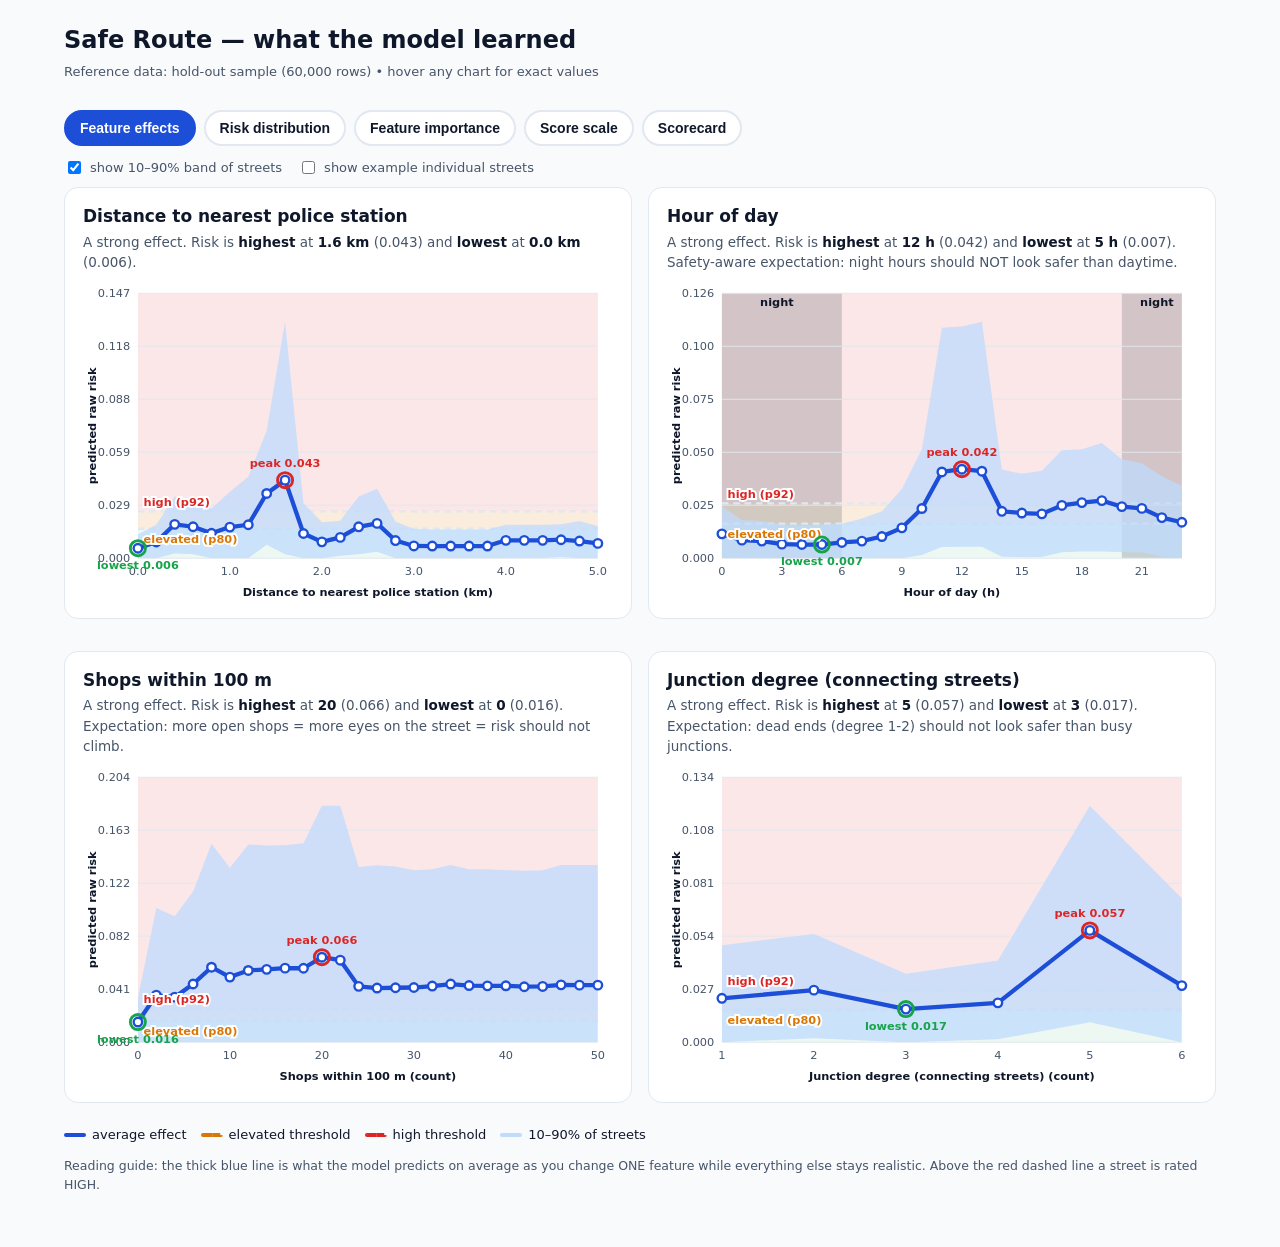
<file: interactive_dashboard_PREVIEW.html>
<!doctype html>
<html lang="en"><head><meta charset="utf-8"><meta name="viewport" content="width=device-width,initial-scale=1">
<title>Safe Route - model diagnostics</title>
<style>
:root{--bg:#f8fafc;--card:#fff;--ink:#0f172a;--mut:#475569;--line:#e2e8f0;--blue:#1d4ed8;--band:#bfdbfe;
--low:#16a34a;--elev:#d97706;--high:#dc2626;--night:#1e293b}
@media(prefers-color-scheme:dark){:root{--bg:#0b1220;--card:#111a2e;--ink:#f1f5f9;--mut:#a8b3c7;--line:#26324a;--blue:#60a5fa;--band:#1e3a8a;
--low:#4ade80;--elev:#fbbf24;--high:#f87171;--night:#94a3b8}}
*{box-sizing:border-box}body{margin:0;font:15px/1.5 system-ui,Segoe UI,Roboto,sans-serif;background:var(--bg);color:var(--ink)}
header{padding:22px 24px 8px;max-width:1200px;margin:auto}h1{margin:0 0 4px;font-size:24px}
.sub{color:var(--mut);font-size:13px}
.wrap{max-width:1200px;margin:auto;padding:8px 24px 40px}
.tabs{display:flex;gap:8px;flex-wrap:wrap;margin:12px 0}
.tabs button{border:2px solid var(--line);background:var(--card);color:var(--ink);padding:8px 14px;border-radius:999px;font-weight:600;cursor:pointer;font-size:14px}
.tabs button.on{background:var(--blue);border-color:var(--blue);color:#fff}
.card{background:var(--card);border:1px solid var(--line);border-radius:14px;padding:16px 18px;margin-bottom:16px}
.grid{display:grid;grid-template-columns:repeat(auto-fit,minmax(420px,1fr));gap:16px}
.card h3{margin:0 0 2px;font-size:17px}.insight{color:var(--mut);font-size:13.5px;margin:0 0 8px;min-height:40px}
.insight b{color:var(--ink)}
svg{width:100%;height:auto;display:block;overflow:visible}svg text{fill:var(--ink);font-size:12px}
.axis line,.axis path{stroke:var(--mut)}.grid line{stroke:var(--line)}.mut{fill:var(--mut)!important}
.tip{position:fixed;pointer-events:none;background:#0f172a;color:#fff;padding:9px 12px;border-radius:10px;font-size:13px;
box-shadow:0 8px 24px rgba(0,0,0,.35);opacity:0;transition:opacity .08s;z-index:9;max-width:260px}
.tip b{font-size:14px}.pill{display:inline-block;padding:1px 8px;border-radius:999px;font-weight:700;font-size:12px;margin-left:6px;color:#fff}
.ctrl{display:flex;gap:16px;flex-wrap:wrap;font-size:13px;color:var(--mut);margin:4px 0 10px}
.ctrl label{cursor:pointer;display:flex;gap:6px;align-items:center}
.legend{display:flex;gap:14px;flex-wrap:wrap;font-size:13px;margin-top:6px}
.legend i{display:inline-block;width:22px;height:0;border-top:4px solid;vertical-align:middle;margin-right:6px;border-radius:2px}
table{border-collapse:collapse;width:100%}td,th{padding:9px 10px;border-bottom:1px solid var(--line);text-align:left}
th{background:var(--blue);color:#fff}tr:nth-child(even) td{background:rgba(148,163,184,.12)}
.hint{font-size:12.5px;color:var(--mut)}
</style></head><body>
<header><h1>Safe Route &mdash; what the model learned</h1>
<div class="sub" id="src"></div></header>
<div class="wrap">
<div class="tabs" id="tabs"></div>
<div id="view"></div></div>
<div class="tip" id="tip"></div>
<script>
const D = {"source": "hold-out sample (60,000 rows)", "thresholds": {"elevated": 0.016377800812795572, "high": 0.02601531101051388, "median": 0.006865748678380908}, "curves": {"distance_to_nearest_police": {"x": [0.0, 0.2, 0.4, 0.6, 0.8, 1.0, 1.2, 1.4000000000000001, 1.6, 1.8, 2.0, 2.2, 2.4, 2.6, 2.8000000000000003, 3.0, 3.2, 3.4, 3.6, 3.8000000000000003, 4.0, 4.2, 4.4, 4.6000000000000005, 4.8, 5.0], "mean": [0.0055522713754137445, 0.009012362591740503, 0.018803033781207092, 0.017458919767941592, 0.013820981900481196, 0.017274450784098064, 0.018567646446532107, 0.0359107726012344, 0.04328667249337624, 0.013717383469078807, 0.009093580562583898, 0.011556968281443227, 0.017422763936687062, 0.019325627864727645, 0.009806715227980888, 0.006815295744843352, 0.006768161934743321, 0.006769232809535206, 0.006769232809535206, 0.006769232809535206, 0.0099305653771954, 0.0099305653771954, 0.0099305653771954, 0.010264469016476081, 0.009541005315219567, 0.008235683336785619], "lo": [0.0, 0.0, 0.0026837095110817362, 0.0021636633297040997, 0.0, 0.0, 0.0, 0.007526686057152424, 0.0021627871579702838, 0.0, 0.0, 0.0014525703597338517, 0.002169786250637394, 0.003545934576610823, 0.0, 0.0, 0.0, 0.0, 0.0, 0.0, 0.000202045935259831, 0.000202045935259831, 0.000202045935259831, 0.0006421432360785459, 0.0, 0.0], "hi": [0.013122134399724289, 0.018615618982200974, 0.03421784263694265, 0.030713075380898534, 0.02752866173883663, 0.03689518416819242, 0.04513317883654271, 0.07087390174826785, 0.13114924248497825, 0.030480786089835385, 0.019951881315547804, 0.020837032888876113, 0.0341636073585899, 0.03858822447382279, 0.02037893740884183, 0.016169197966045483, 0.015985963975906903, 0.015985963975906903, 0.015985963975906903, 0.015985963975906903, 0.018498830666799825, 0.018498830666799825, 0.018498830666799825, 0.01883422836315321, 0.020603633506090374, 0.017897011946480683], "unit": "km", "ice": [[0.0006997491988804176, 0.0077919643527067355, 0.01774143141285455, 0.019525401520282894, 0.028837493590547485, 0.023094684963411324, 0.019925298924790107, 0.03239970368418849, 0.025938102499663464, 0.020897689288755215, 0.015230142913953967, 0.01592895859874275, 0.0287598829918921, 0.03364624105433275, 0.015338162137120208, 0.006429392985773111, 0.006429392985773111, 0.006429392985773111, 0.006429392985773111, 0.006429392985773111, 0.00829221149060096, 0.00829221149060096, 0.00829221149060096, 0.01000120381432488, 0.015824399118710846, 0.015824399118710846], [0.0, 0.0, 0.006243607400937296, 0.008186777711775997, 0.01648815157831875, 0.0034994791654800487, 0.003401589802144097, 0.020040313140279882, 0.01317332991507857, 0.0, 0.0, 0.007910390296553493, 0.007420221294863887, 0.01690420582762571, 0.00023868545330526811, 0.0020400440179207404, 0.0020400440179207404, 0.0020400440179207404, 0.0020400440179207404, 0.0020400440179207404, 0.004092164258683217, 0.004092164258683217, 0.004092164258683217, 0.005132168902686021, 0.007286290191270738, 0.006128978156366769], [0.00020361011032015046, 0.0010802417497649023, 0.002318185698426239, 0.004072981497476969, 0.0014078802342793446, 0.0007218084182498482, 0.0, 0.007326598664765185, 0.0020940178682879187, 0.0, 0.0, 0.0016279865825082733, 0.0043412620295905195, 0.005745350891165063, 0.0, 0.0, 0.0, 0.0, 0.0, 0.0, 0.0016270222140080581, 0.0016270222140080581, 0.0016270222140080581, 0.001501917105568671, 5.132615649744982e-05, 0.0], [0.007485229020882862, 0.0009463111473621066, 0.010953321936343515, 0.01549791357631062, 0.012981172430589326, 0.006297142741235357, 0.0026024196584689538, 0.016697915623799665, 0.005010349410735681, 0.004593288806459019, 0.0010275615172399405, 0.003436548408290023, 0.046778407302568624, 0.046778407302568624, 0.004862803998078677, 0.0003687897604766041, 0.0003687897604766041, 0.0003687897604766041, 0.0003687897604766041, 0.0003687897604766041, 0.0051858287857194565, 0.0051858287857194565, 0.0051858287857194565, 0.00574282242523033, 0.0015220041661602685, 0.0015220041661602685], [0.0, 0.0, 0.0, 0.015088644501117836, 0.012035150079559779, 0.010288395903966385, 0.009953702411820716, 0.016051497570331072, 0.009614171534642287, 0.008461783289900618, 0.00909043512331515, 0.011907349790221008, 0.01877573800430409, 0.020179826865878634, 0.00986084369303948, 0.007491470999759676, 0.007491470999759676, 0.007491470999759676, 0.007491470999759676, 0.007491470999759676, 0.010964175194616364, 0.010964175194616364, 0.010964175194616364, 0.011781280313281411, 0.010330689364210187, 0.009173377329306218], [0.003956446921597438, 0.0052309403843483196, 0.005652984768818012, 0.006928757550981126, 0.004839441791152263, 0.005175162362086289, 0.03705866796305592, 0.04535427366280264, 0.04615392372677369, 0.008708925100790205, 0.009337576934204738, 0.01190121614754619, 0.008256964427585448, 0.009661053289159992, 0.008063401258913062, 0.007681710428532326, 0.007681710428532326, 0.007681710428532326, 0.007681710428532326, 0.007681710428532326, 0.013464119729760712, 0.013464119729760712, 0.013464119729760712, 0.013339014621321326, 0.00911819636225126, 0.007960884327347291], [0.0018885139444193432, 0.003862556225051433, 0.013052290056400212, 0.008213157017645842, 0.006536797375442336, 0.009580524253152794, 0.007889708799921409, 0.015509045664728415, 0.013061210425456715, 0.006318720017464312, 0.006947371850878846, 0.009557158128907086, 0.022069156400285464, 0.022690565956081387, 0.00019984397890967777, 0.0008069575576604483, 0.0008069575576604483, 0.0008069575576604483, 0.0008069575576604483, 0.0008069575576604483, 0.0043808731666540104, 0.0043808731666540104, 0.0043808731666540104, 0.004719571828298666, 0.00326898087922744, 0.002111668844323467], [0.0, 0.0, 0.008036954180157603, 0.005451149693039566, 0.0034027368589267756, 0.002420556291190632, 0.0007297408379592396, 0.009924618662154931, 0.004450435236154462, 0.0014179826969959776, 0.0020466345304105105, 0.004656420808438757, 0.01215460645816028, 0.013558695319734825, 0.00026477261885046266, 0.0, 0.0, 0.0, 0.0, 0.0, 0.005857230528469033, 0.005857230528469033, 0.005857230528469033, 0.005780607083361448, 0.00883357507774856, 0.007676263042844591], [0.0, 0.0, 0.0023475227380994157, 0.005248188579331244, 0.0031588728195023797, 0.003494593390436403, 0.0018037779372050131, 0.012936849370981092, 0.007704268574503823, 0.0, 0.0, 0.0029100979252815393, 0.0, 0.0006699350668953424, 0.00041207276427107517, 3.038193389033985e-05, 3.038193389033985e-05, 3.038193389033985e-05, 3.038193389033985e-05, 3.038193389033985e-05, 0.005812791235118722, 0.005812791235118722, 0.005812791235118722, 0.007108998029306018, 0.002888179770235954, 0.0017308677353319846], [0.003248740996647245, 0.013758752429793639, 0.029093185159810617, 0.029201559920910194, 0.01319436595966504, 0.009783300101097143, 0.004790464599234846, 0.018885960564565575, 0.01628534101741467, 0.004471628718385858, 0.0008389602997275934, 0.004740989414145145, 0.008811571929661505, 0.008811571929661505, 0.005776948194838825, 0.001334208237840227, 0.001334208237840227, 0.001334208237840227, 0.001334208237840227, 0.001334208237840227, 0.005247957947210681, 0.005247957947210681, 0.005247957947210681, 0.005804951586721554, 0.0015841333276514916, 0.0015841333276514916], [0.0, 0.0, 0.003160062641979642, 0.002744709443618106, 6.326821396933551e-05, 0.0005686419988567218, 0.0, 0.00717343224537206, 0.0019408514488947932, 0.0, 0.0, 0.002284837473958266, 0.004998112921040514, 0.0064022017826150576, 0.0, 0.0, 0.0, 0.0, 0.0, 0.0, 0.002283873105458053, 0.002283873105458053, 0.002283873105458053, 0.0021587679970186658, 0.0007081770479474424, 0.0], [0.004537441910060798, 0.016557158672239232, 0.015146148787669657, 0.012062828403893382, 0.00554827923842551, 0.0175573956176191, 0.012564560115756795, 0.023468531787415377, 0.029521279898663367, 0.008125992611304849, 0.004493324192646591, 0.00657222765883559, 0.012050693966125662, 0.012050693966125662, 0.007498134947759568, 0.003055394990760967, 0.003055394990760967, 0.003055394990760967, 0.003055394990760967, 0.003055394990760967, 0.003458455177993065, 0.003458455177993065, 0.003458455177993065, 0.004015448817503941, 0.0034356673542142815, 0.0034356673542142815], [0.004258237681620929, 0.010551664126164125, 0.015604089811612668, 0.02079073783728422, 0.017667396308443648, 0.022729879408070013, 0.021826325771923116, 0.04328216524680888, 0.03594150781621542, 0.016648998341238834, 0.006247344106596819, 0.006789734712657965, 0.0064932509624979155, 0.0064932509624979155, 0.005939307339870569, 0.001496567382871961, 0.001496567382871961, 0.001496567382871961, 0.001496567382871961, 0.001496567382871961, 0.005853084204487679, 0.005853084204487679, 0.005853084204487679, 0.005431146371103827, 0.00121032811203376, 0.00121032811203376], [0.0, 0.0010649438815365337, 0.01297607276710691, 0.015768159799350544, 0.01706369765338486, 0.0046550978432570445, 0.0002807424885863505, 0.014969041363977552, 0.005779331034290018, 0.0030264101727743467, 0.0, 0.0019130066592069903, 0.019460792236260894, 0.019615604791632855, 0.004064376881772686, 0.0, 0.0, 0.0, 0.0, 0.0, 0.0007651593241457006, 0.0007651593241457006, 0.0007651593241457006, 0.0013221529636565736, 0.0, 0.0], [0.0, 0.0, 0.0, 0.0001701538861280467, 0.0005425795531534997, 0.0, 0.0, 0.004722094713293856, 0.0, 0.0, 0.0, 0.003716919651191826, 0.0023853579474363345, 0.011869342480198134, 0.0010925452295640543, 0.0, 0.0, 0.0, 0.0, 0.0, 0.005433795645791044, 0.005433795645791044, 0.005433795645791044, 0.0052621043391582085, 0.00233721128551705, 0.0011798992506130835]], "title": "Distance to nearest police station"}, "query_hour": {"x": [0.0, 1.0, 2.0, 3.0, 4.0, 5.0, 6.0, 7.0, 8.0, 9.0, 10.0, 11.0, 12.0, 13.0, 14.0, 15.0, 16.0, 17.0, 18.0, 19.0, 20.0, 21.0, 22.0, 23.0], "mean": [0.011558541207371766, 0.008581855276182574, 0.00813744658770196, 0.006665645679960272, 0.0065019865581433575, 0.0065000289294027255, 0.007480080296762099, 0.008131820046139193, 0.0102848923907316, 0.014407667623604741, 0.02354101447098457, 0.04086840589516173, 0.0421698107644174, 0.04122213012063919, 0.02223012843474626, 0.021410123414961766, 0.02102503698402356, 0.025011795288813147, 0.026371708618902798, 0.027307382897380716, 0.024428430609862044, 0.023617929672272046, 0.019251926342485855, 0.017044295221489005], "lo": [0.00039679781681523237, 0.0, 0.0, 0.0, 0.0, 0.0, 0.0, 0.0, 0.0, 0.0, 0.0015095418683753413, 0.005353245733197878, 0.005413226605548493, 0.0054154306912825795, 0.0007605780970254436, 0.000525941028782357, 0.0005317100836904446, 0.002801235311010306, 0.003197606203569248, 0.0032430955172814122, 0.0029871661218106096, 0.0027776796154499145, 0.0007192409650794389, 0.0], "hi": [0.024683402565860248, 0.018086145210402926, 0.017655196072687153, 0.01571708810627371, 0.015426354013351006, 0.015856100831208496, 0.01637457877671822, 0.018834258785751307, 0.02225584891223077, 0.03278415864501205, 0.05160032291904014, 0.10915162614673075, 0.10981358862005457, 0.11207635417835439, 0.04201520778152423, 0.040013908956951, 0.041451632090209786, 0.05116997466958659, 0.05161494179831045, 0.054605297076941346, 0.0468729876890927, 0.0449446402018488, 0.038874254583269624, 0.03430569178777488], "unit": "h", "ice": [[0.019510736366194385, 0.010439109192924019, 0.0008467793293099249, 0.0, 0.0, 0.0, 0.0, 0.0, 0.0, 0.0003560719320805321, 0.007224990381267695, 0.016162883698278552, 0.017769888112099397, 0.017769888112099397, 0.016998027088287748, 0.016998027088287748, 0.016497944850536614, 0.01724080027251549, 0.02139346366164256, 0.021753084765835193, 0.021454969292799338, 0.021454969292799338, 0.014780718232488478, 0.0120468434033527], [0.004324186300786473, 0.0002596844354190992, 0.0002596844354190992, 0.0, 0.0, 0.0, 0.0, 0.0, 0.0, 0.0, 0.003401589802144097, 0.022380746004702044, 0.023026486329677305, 0.028524239632107734, 0.0032391077704688022, 0.0032391077704688022, 0.0027390255327176677, 0.004661335973744154, 0.00866437949548864, 0.008621080570173351, 0.008119149312308916, 0.008119149312308916, 0.006921534376555813, 0.006011109010661121], [0.006547754872773093, 0.005186142367871358, 0.005186142367871358, 0.002318185698426239, 0.002318185698426239, 0.002318185698426239, 0.002318185698426239, 0.002318185698426239, 0.0020803847300373, 0.0031235398094191626, 0.010635493508669833, 0.015604089811612668, 0.01630171289044609, 0.01630171289044609, 0.016909762272221556, 0.016909762272221556, 0.016409680034470422, 0.02030221817614299, 0.023732335845745058, 0.02409195694993769, 0.023793841476901834, 0.023793841476901834, 0.01781835446285825, 0.01628944894977195], [0.11512284712561643, 0.11504520044570057, 0.11504520044570057, 0.11173299749298217, 0.11173299749298217, 0.10888009266672884, 0.10938546506106754, 0.10938546506106754, 0.11021421268258498, 0.11103600096284479, 0.11315246642416081, 0.10483841816900578, 0.10373964092043185, 0.08894946422762799, 0.08543589061282447, 0.08543589061282447, 0.08543589061282447, 0.055869824887556964, 0.05612511897526038, 0.056081820049945094, 0.05507451639774194, 0.05507451639774194, 0.05300623215608243, 0.05300623215608243], [0.0025396287942574935, 0.0011780162893557595, 0.0011780162893557595, 0.0, 0.0, 0.0, 0.0, 0.0, 0.0, 0.0, 0.002718066055179821, 0.007645918099799708, 0.008343541178633134, 0.008343541178633134, 0.007721069669757368, 0.007721069669757368, 0.00590389766901922, 0.010612624960445897, 0.012690840933912192, 0.013050462038104827, 0.012752346565068969, 0.012752346565068969, 0.008391508217044239, 0.006862602703957953], [0.05894497049076301, 0.05674307096706732, 0.05674307096706732, 0.05623336841904206, 0.05623336841904206, 0.05623336841904206, 0.19258518826135756, 0.19258518826135756, 0.19462029524215912, 0.20007153361189312, 0.21447437560438087, 0.22643267820928498, 0.2279589081824252, 0.2279589081824252, 0.2050789504457471, 0.2050789504457471, 0.20457886820799595, 0.2053127133640074, 0.20464323054926373, 0.20491337908881715, 0.0683577434616731, 0.0683577434616731, 0.0632976035090821, 0.0632976035090821], [0.01944192381109724, 0.010073832920845523, 0.010073832920845523, 0.009580524253152794, 0.009580524253152794, 0.009580524253152794, 0.009580524253152794, 0.009580524253152794, 0.011615631233954333, 0.013718931646423599, 0.02212056519983434, 0.033868303149829006, 0.03535119057901801, 0.03535119057901801, 0.024732281439782757, 0.024732281439782757, 0.024232199202031623, 0.026717941675585038, 0.028256671442269028, 0.028526819981822486, 0.028024888723958054, 0.028024888723958054, 0.02584752069319396, 0.023113645864058185], [0.010269279046319288, 0.0075598057551972886, 0.0075598057551972886, 0.004656420808438757, 0.004656420808438757, 0.004656420808438757, 0.004656420808438757, 0.004656420808438757, 0.006691527789240293, 0.007002843846264729, 0.008399377906874748, 0.009495073799204369, 0.010309318487888514, 0.010309318487888514, 0.006205793899708105, 0.006205793899708105, 0.0057057116619569715, 0.008041143403664283, 0.009145370515345669, 0.009415519054899131, 0.008913587797034696, 0.008913587797034696, 0.008699235311511278, 0.008699235311511278], [0.0028868521335613795, 0.0006849526098657063, 0.0006849526098657063, 0.000217923223968291, 0.000217923223968291, 0.000217923223968291, 0.000217923223968291, 0.000217923223968291, 0.002253030204769829, 0.007704268574503823, 0.022107110566991623, 0.03406541317189579, 0.035591643145035975, 0.035591643145035975, 0.012711685408357822, 0.012711685408357822, 0.012211603170606688, 0.012945448326618092, 0.012583348561979516, 0.012853497101532978, 0.012351565843668543, 0.012351565843668543, 0.010840503443046691, 0.010840503443046691], [0.006057441844799928, 0.004134747925817451, 0.004134747925817451, 0.003625045377792192, 0.003625045377792192, 0.003625045377792192, 0.003625045377792192, 0.003625045377792192, 0.00566015235859373, 0.0062636948515142135, 0.006398181464253265, 0.007150207990918829, 0.00605143074234491, 0.00605143074234491, 0.0018985241039383726, 0.0018985241039383726, 0.0013984418661872387, 0.002975269334920796, 0.002305786520177113, 0.0022624875948618253, 0.0020586718100332486, 0.0020586718100332486, 0.0015792283045067738, 0.0015792283045067738], [0.002825236214089395, 0.0011737943786684951, 0.0011737943786684951, 0.0005686419988567218, 0.0005686419988567218, 0.0005686419988567218, 0.0005686419988567218, 0.0005686419988567218, 0.0026037489796582602, 0.005217521615362905, 0.01093413486765806, 0.020367708297777953, 0.02386290928091472, 0.02386290928091472, 0.010279358627067648, 0.010279358627067648, 0.009779276389316515, 0.011673971051166842, 0.011746373941530873, 0.012016522481084336, 0.011514591223219897, 0.011514591223219897, 0.009272574254265269, 0.007743668741178974], [0.024786405244319396, 0.007105940084736437, 0.007105940084736437, 0.004565285806365638, 0.004234333108626876, 0.004234333108626876, 0.004234333108626876, 0.004507585914887629, 0.004302257811443232, 0.0020503450671560753, 0.006755658262654245, 0.016569405101650485, 0.014330036746118843, 0.017014554627356408, 0.007035969127468561, 0.007035969127468561, 0.006535886889717427, 0.019526739430361567, 0.020272339218726076, 0.011804348039606774, 0.013317243783654363, 0.015070848290537446, 0.032226846916408695, 0.028234305783565478], [0.004169133008802261, 0.001389785322040586, 0.001389785322040586, 0.0007846329422288102, 0.0002152239330792278, 0.0002152239330792278, 0.0, 0.0, 0.0, 0.0012085973070051152, 0.003787480666930904, 0.0064932509624979155, 0.005679382782479623, 0.005679382782479623, 0.0024758072649321973, 0.0024758072649321973, 0.0024758072649321973, 0.005669855911689422, 0.008096541761494118, 0.011522664994157068, 0.00938851914676937, 0.00938851914676937, 0.0068643602538674565, 0.0068643602538674565], [0.0030519960724178564, 0.0012719639256597059, 0.0012719639256597059, 0.0015273525348460193, 0.0015273525348460193, 0.0015273525348460193, 0.0015273525348460193, 0.0015273525348460193, 0.000809959438595248, 0.002640651767454486, 0.009084364012390314, 0.014052960315333133, 0.014341557340979087, 0.014341557340979087, 0.012501078251539472, 0.012501078251539472, 0.012000996013788338, 0.015596294413715251, 0.019026412083317342, 0.019072585722641228, 0.018774470249605373, 0.018774470249605373, 0.014768834903722982, 0.013239929390636685], [0.012562413537481725, 0.009506364858690653, 0.009506364858690653, 0.006879109459031323, 0.006879109459031323, 0.006879109459031323, 0.008790328044052656, 0.008790328044052656, 0.007882299414052526, 0.012310071837253361, 0.02257957125106915, 0.034537873855973324, 0.03603166831368538, 0.03603166831368538, 0.012547096398822415, 0.012547096398822415, 0.012047014161071281, 0.013969324602097767, 0.01797236812384224, 0.017929069198526954, 0.015515919355641188, 0.015515919355641188, 0.014318304419888087, 0.014318304419888087]], "title": "Hour of day"}, "commercial_poi_count": {"x": [0.0, 2.0, 4.0, 6.0, 8.0, 10.0, 12.0, 14.0, 16.0, 18.0, 20.0, 22.0, 24.0, 26.0, 28.0, 30.0, 32.0, 34.0, 36.0, 38.0, 40.0, 42.0, 44.0, 46.0, 48.0, 50.0], "mean": [0.015570010264087468, 0.036329680766412555, 0.03472712204808059, 0.044872082130890285, 0.05781628947162589, 0.05018123218126917, 0.05531193494959567, 0.05617265788240263, 0.05708775735852594, 0.05701085549821809, 0.0655114497842543, 0.06322333502232745, 0.043062853292660984, 0.041758326990912066, 0.041984234340260884, 0.04217695397624875, 0.04328876498059434, 0.04485417117892083, 0.043681880190689394, 0.04343611684340281, 0.04350312407588393, 0.04277563974007588, 0.04299325079489585, 0.0442037935826768, 0.04397898445467772, 0.04396871968450086], "lo": [0.0, 0.0, 0.0, 0.0, 0.0, 0.0, 0.0, 0.0, 0.0, 0.0, 0.0, 0.0, 0.0, 0.0, 0.0, 0.0, 0.0, 0.0, 0.0, 0.0, 0.0, 0.0, 0.0, 0.0, 0.0, 0.0], "hi": [0.03415233684437687, 0.10348544835960381, 0.0971651931457718, 0.11606056698439106, 0.1530198174964486, 0.13445601643869706, 0.15233307949616154, 0.15158200166913366, 0.15179359722819807, 0.15322570369709354, 0.18225437120033205, 0.1822889598449402, 0.13510174489060187, 0.13634441310320597, 0.13531873891245536, 0.1325848863494305, 0.13320241289522228, 0.136471425392723, 0.1332747841223654, 0.13319016898991923, 0.1325848863494305, 0.13212387683316298, 0.1325848863494305, 0.13657936033130982, 0.13657936033130982, 0.13657936033130982], "unit": "count", "ice": [[0.0120468434033527, 0.010579342010925445, 0.033576948435312, 0.0216465447845187, 0.020528810419466522, 0.020185989168967033, 0.040388360551526205, 0.0418987631937441, 0.04330868932168789, 0.04649209655574011, 0.04649209655574011, 0.0425208199206134, 0.023815097514045834, 0.027959368554096073, 0.027959368554096073, 0.1236465437533873, 0.1254930245723855, 0.12274566044332581, 0.11714372207235353, 0.11805351039229492, 0.11805351039229492, 0.10396597960749517, 0.10396597960749517, 0.16456631183132922, 0.16456631183132922, 0.16456631183132922], [0.003401589802144097, 0.04479009925835987, 0.02734519022032277, 0.03833387414776634, 0.048085580875081545, 0.02161650476228881, 0.01842544560377532, 0.021152495780485413, 0.01720557533516279, 0.01720557533516279, 0.06353809134114718, 0.1295590078652837, 0.026279166466218126, 0.026279166466218126, 0.026279166466218126, 0.026279166466218126, 0.026279166466218126, 0.026279166466218126, 0.026279166466218126, 0.026279166466218126, 0.026279166466218126, 0.026279166466218126, 0.026279166466218126, 0.026279166466218126, 0.026279166466218126, 0.026279166466218126], [0.002318185698426239, 0.002011196493975522, 0.0, 0.0, 0.0, 0.0, 0.0, 0.0, 0.000491047078213755, 0.000491047078213755, 0.000491047078213755, 0.0, 0.0, 0.0, 0.0, 0.0, 0.0, 0.0, 0.0, 0.0, 0.0, 0.0, 0.0, 0.0, 0.0, 0.0], [0.08543589061282447, 0.10336960109938645, 0.09118825589063673, 0.09690411884797162, 0.10289171864358884, 0.07942126450138896, 0.07623020534287547, 0.07895725551958557, 0.07642026120220677, 0.07642026120220677, 0.06987063060735452, 0.06495906030822209, 0.0459969148904521, 0.0459969148904521, 0.0459969148904521, 0.0459969148904521, 0.0459969148904521, 0.0459969148904521, 0.0459969148904521, 0.0459969148904521, 0.0459969148904521, 0.0459969148904521, 0.0459969148904521, 0.0459969148904521, 0.0459969148904521, 0.0459969148904521], [0.0, 0.0, 0.0, 0.0, 0.017322318804582588, 0.017322318804582588, 0.017322318804582588, 0.023829132290894645, 0.023829132290894645, 0.0262810292812668, 0.0262810292812668, 0.025267956941916983, 0.005928563718339069, 0.005928563718339069, 0.005928563718339069, 0.0005157590268109564, 0.014668855705635246, 0.015295165742761626, 0.015295165742761626, 0.015295165742761626, 0.014265297524203807, 0.014121602074697207, 0.014121602074697207, 0.014121602074697207, 0.014121602074697207, 0.014121602074697207], [0.19462029524215912, 0.1987463610563787, 0.27778508867151785, 0.33414755320971234, 0.3353641891249975, 0.33062763116710825, 0.32074387324762493, 0.3285343680695541, 0.3018676707627251, 0.29924246385151865, 0.3062861741959962, 0.30431225709333015, 0.29069699807245386, 0.26746986872097894, 0.28147096786332165, 0.27576247348128885, 0.27576247348128885, 0.29834842031333325, 0.29834842031333325, 0.29834842031333325, 0.28605273514122015, 0.28605273514122015, 0.28605273514122015, 0.28605273514122015, 0.28605273514122015, 0.28605273514122015], [0.009580524253152794, 0.009584911143073884, 0.011898814963988017, 0.0023886698210685087, 0.0023886698210685087, 0.0023886698210685087, 0.0023886698210685087, 0.0023886698210685087, 0.00335722025874909, 0.00335722025874909, 0.00335722025874909, 0.0021089940384469673, 0.0, 0.0, 0.0, 0.0, 0.0, 0.0, 0.0, 0.0, 0.0, 0.0, 0.0, 0.0, 0.0, 0.0], [0.004656420808438757, 0.003627798860729655, 0.0009983625070769818, 0.003833399243857941, 0.0, 0.012314046935010352, 0.02578456447727425, 0.0, 0.0, 0.0, 0.0, 0.0, 0.0, 0.0, 0.0, 0.0, 0.0, 0.0, 0.0, 0.0, 0.0, 0.0, 0.0, 0.0, 0.0, 0.0], [0.007704268574503823, 0.04227229731991843, 0.1182784832417457, 0.12984643815533808, 0.11608494385613173, 0.12363956635264159, 0.09754315020954858, 0.09435209105103509, 0.1028057275234564, 0.08102782056471043, 0.09502891970705314, 0.08830735298567056, 0.09254106661149353, 0.09891511029057283, 0.09891511029057283, 0.08661942511845976, 0.08661942511845976, 0.08661942511845976, 0.08661942511845976, 0.08661942511845976, 0.08661942511845976, 0.08661942511845976, 0.08661942511845976, 0.08661942511845976, 0.08661942511845976, 0.08661942511845976], [0.002305786520177113, 0.011370791804323491, 0.00852345961335427, 0.0, 0.004874719888880781, 0.0, 0.0, 0.0, 0.0, 0.0, 0.0, 0.0, 0.0, 0.0, 0.0, 0.0, 0.0, 0.0, 0.0, 0.0, 0.0, 0.0, 0.0, 0.0, 0.0, 0.0], [0.0005686419988567218, 0.0, 0.0, 0.0, 0.0, 0.0, 0.0, 0.0, 0.0017883344500873124, 0.0017883344500873124, 0.0017883344500873124, 0.0005401082297851867, 0.0, 0.0, 0.0, 0.0, 0.022967695278923964, 0.022967695278923964, 0.009783767932132734, 0.009783767932132734, 0.009783767932132734, 0.009783767932132734, 0.00853846660744597, 0.0031157755650099233, 0.0031157755650099233, 0.0031157755650099233], [0.013780394808369357, 0.008563105726831048, 0.0, 0.010012467137837546, 0.014121437495888728, 0.0035516763845113665, 0.00036061722599787605, 0.0, 0.0, 0.0, 0.0, 0.0, 0.0, 0.0, 0.0, 0.0, 0.0, 0.0, 0.0, 0.0, 0.0, 0.0, 0.0, 0.0, 0.0, 0.0], [0.0064932509624979155, 0.11279868646082888, 0.028755485291268142, 0.009454785627676094, 0.02287152276715328, 0.0, 0.0, 0.0, 0.0, 0.0, 0.08318756359302276, 0.08640282934478744, 0.0, 0.0, 0.0, 0.0, 0.0, 0.0, 0.0, 0.0, 0.0, 0.0, 0.0, 0.0, 0.0, 0.0], [0.013239929390636685, 0.013135611071739621, 0.0, 0.0, 0.0, 0.0, 0.0, 0.0, 0.0, 0.0, 0.0, 0.0, 0.0, 0.0, 0.0, 0.0, 0.0, 0.0, 0.0, 0.0, 0.0, 0.0, 0.0, 0.0, 0.0, 0.0], [0.012310071837253361, 0.046626235021609085, 0.1633162565814808, 0.17843163683032762, 0.18290195986517008, 0.19045658236167998, 0.16436016621858698, 0.16116910706007348, 0.16821281740455096, 0.15260307363091824, 0.1557931513610004, 0.15478007902165056, 0.16051652593129165, 0.21353744561372226, 0.21353744561372226, 0.20124176044160916, 0.20124176044160916, 0.20124176044160916, 0.20124176044160916, 0.20124176044160916, 0.20124176044160916, 0.20124176044160916, 0.20124176044160916, 0.20124176044160916, 0.20124176044160916, 0.20124176044160916]], "title": "Shops within 100 m"}, "degree_of_connectivity": {"x": [1.0, 2.0, 3.0, 4.0, 5.0, 6.0], "mean": [0.022282237766766202, 0.026429627097780725, 0.01681071383993086, 0.019967691954606768, 0.05671515296280579, 0.028718637794625104], "lo": [0.0, 0.0020778047791421596, 0.0, 0.0014631278776169134, 0.01016481006819826, 0.0], "hi": [0.049179425287986404, 0.05492784663369372, 0.034746611902428066, 0.04142285228761253, 0.11999685571812868, 0.0729748898715618], "unit": "count", "ice": [[0.017359420088780015, 0.014088493300042363, 0.012148601793587278, 0.0120468434033527, 0.06428932902219328, 0.037541562760607175], [0.0037935063147074123, 0.03559607956807205, 0.0007476199160901787, 0.003401589802144097, 0.03214264191955703, 0.02415631910418036], [0.009756697198903633, 0.002494921125897009, 0.002318185698426239, 0.0020113325283379613, 0.011590927811800475, 0.007625766950260948], [0.0884894568202288, 0.09137822615875077, 0.08543589061282447, 0.11279792092788951, 0.12906447175738353, 0.11023971467967386], [0.02355914746655371, 0.007999089710390376, 0.0, 0.0, 0.0, 0.0], [0.05878621177226988, 0.19462029524215912, 0.05302583794785547, 0.054355853155896736, 0.058736307208070195, 0.051867107276540196], [0.009881314702707148, 0.041507678384235795, 0.009580524253152794, 0.011752228041344728, 0.023578407616771206, 0.007777644238502507], [0.009573028455348964, 0.010015575428874709, 0.004656420808438757, 0.007498253909062528, 0.019422697451093415, 0.006763790202307862], [0.012595324010368433, 0.04743328041387798, 0.007704268574503823, 0.010009771970875825, 0.01439022602304928, 0.007629614135105331], [0.002305786520177113, 0.008229939008844016, 0.0023417110594583955, 0.00526482491357061, 0.021531375743064633, 0.0], [0.0, 0.033320182968625565, 0.0005686419988567218, 0.002740345787048656, 0.0231426756843269, 0.01324020766689979], [0.022024201302186054, 0.013496935254080068, 0.013317243783654363, 0.013215485393419785, 0.09237831427802745, 0.04028739013106154], [0.006511434019757335, 0.012435586508424239, 0.0064932509624979155, 0.017695687732653394, 0.04944078920066997, 0.02565157492359053], [0.018074930921852368, 0.013834685460378355, 0.013239929390636685, 0.013138171000402108, 0.06654456013951528, 0.04028297698816105], [0.018341379031267306, 0.14585053156811248, 0.012310071837253361, 0.012766231182070894, 0.02110009508311251, 0.01741667668870761]], "title": "Junction degree (connecting streets)"}}, "insights": {"distance_to_nearest_police": "A strong effect. Risk is <b>highest</b> at <b>1.6 km</b> (0.043) and <b>lowest</b> at <b>0.0 km</b> (0.006).", "query_hour": "A strong effect. Risk is <b>highest</b> at <b>12 h</b> (0.042) and <b>lowest</b> at <b>5 h</b> (0.007). Safety-aware expectation: night hours should NOT look safer than daytime.", "commercial_poi_count": "A strong effect. Risk is <b>highest</b> at <b>20</b> (0.066) and <b>lowest</b> at <b>0</b> (0.016). Expectation: more open shops = more eyes on the street = risk should not climb.", "degree_of_connectivity": "A strong effect. Risk is <b>highest</b> at <b>5</b> (0.057) and <b>lowest</b> at <b>3</b> (0.017). Expectation: dead ends (degree 1-2) should not look safer than busy junctions."}, "hist": {"xmax": 0.1359449133831093, "dens": [96.7554446352152, 43.795517760180026, 35.351651868114466, 28.393906373052445, 23.755409376344435, 22.832213372145265, 24.498469574846204, 22.38187385790177, 19.634802821016443, 16.95528271126764, 14.275762601518835, 12.496921520257025, 10.537944633297815, 8.511416819202081, 7.025296422198544, 6.687541786515921, 4.841149778117586, 4.413327239586264, 3.6252330896601457, 3.602716113947971, 2.8146219640218524, 2.6570031340366285, 2.116595716944433, 2.139112692656608, 1.733807129837461, 1.351018542730489, 1.351018542730489, 1.103331809896566, 0.9006790284869928, 0.9231960041991676, 0.9457129799113424, 0.6529922956530697, 0.6755092713652445, 0.8106111256382935, 0.7205432227895943, 0.5854413685165453, 0.6980262470774194, 0.4728564899556712, 0.36027161139479713, 0.38278858710697194, 0.36027161139479713, 0.40530556281914676, 0.4503395142434964, 0.33775463568262226, 0.36027161139479713, 0.7205432227895943, 0.38278858710697194, 0.31523765997044745, 0.31523765997044745, 0.5854413685165453, 0.33775463568262226, 0.29272068425827263, 0.495373465667846, 0.247686732833923, 0.4278225385313216, 0.247686732833923, 0.38278858710697194, 0.18013580569739857, 0.5178904413800208, 0.2251697571217482], "share": [0.21922350900464263, 0.0992296311412683, 0.08009795418601091, 0.06433345237487884, 0.053823784500790776, 0.05173205448701597, 0.055507372072853424, 0.05071169838273557, 0.04448752614662517, 0.03841640732615683, 0.032345288505688484, 0.028314881893780928, 0.023876332840161215, 0.019284730370899443, 0.015917555226774145, 0.015152288148563849, 0.010968828121014233, 0.009999489821947859, 0.00821386663945717, 0.00816284883424315, 0.006377225651752461, 0.006020101015254324, 0.004795673690117851, 0.004846691495331871, 0.003928371001479516, 0.0030610683128411815, 0.0030610683128411815, 0.0024998724554869648, 0.0020407122085607876, 0.0020917300137748072, 0.0021427478189888272, 0.0014795163512065712, 0.0015305341564205907, 0.0018366409877047089, 0.0016325697668486301, 0.001326462935564512, 0.0015815519616346105, 0.0010713739094944136, 0.0008162848834243151, 0.0008673026886383347, 0.0008162848834243151, 0.0009183204938523544, 0.0010203561042803938, 0.0007652670782102954, 0.0008162848834243151, 0.0016325697668486301, 0.0008673026886383347, 0.0007142492729962757, 0.0007142492729962757, 0.001326462935564512, 0.0007652670782102954, 0.000663231467782256, 0.0011223917147084332, 0.0005611958573542166, 0.0009693382990663741, 0.0005611958573542166, 0.0008673026886383347, 0.00040814244171215753, 0.001173409519922453, 0.0005101780521401969], "kde": [38.65002513572326, 43.69295290326877, 45.05297511742876, 43.449483546712486, 40.21777894273058, 36.52346966996303, 33.04324605935507, 30.064283212151576, 27.683326518434143, 25.914206372396418, 24.70601096424863, 23.937737180540793, 23.430127555266672, 22.98259095377677, 22.423450692676028, 21.65110606800839, 20.64678093168053, 19.457071589192143, 18.161585786551225, 16.843348247220884, 15.569519773530246, 14.380325198978404, 13.28416768245074, 12.263110240594067, 11.292023613409665, 10.36170299743097, 9.48666206950695, 8.689680254564806, 7.978404956537477, 7.337107534141937, 6.740241967011036, 6.17315550690233, 5.640726714287993, 5.158614392023216, 4.7382091270275755, 4.378944034307353, 4.0706973054828195, 3.7997084341179956, 3.552937070851421, 3.321172122270335, 3.101346740640939, 2.8958810759492732, 2.708369705362972, 2.5391285963849084, 2.3843332218528, 2.238437202153241, 2.097079161955266, 1.9587433169575401, 1.8248238532446175, 1.69812111867885, 1.580608938082607, 1.4721268801866207, 1.3708614964149446, 1.2749464493502773, 1.1840673509968522, 1.1002744408666072, 1.0272373573498028, 0.9676647563027059, 0.9204270779893883, 0.8802844788080735, 0.8414141202547061, 0.802116336010806, 0.766447264086309, 0.7411456627477478, 0.7302415448479515, 0.7313630001213328, 0.7363287473796382, 0.7356355117308894, 0.7236475933407844, 0.7006758774586912, 0.670765567297371, 0.6376979310319043, 0.6027168026741018, 0.5652027780909309, 0.5248935341362249, 0.4836174525971606, 0.44540596883513206, 0.41499441719634683, 0.3956623944179631, 0.3877581639278552, 0.388641870772075, 0.3937434223946768, 0.3981627318590019, 0.39865466977289654, 0.3956459852593543, 0.3939064514365184, 0.4002656397248758, 0.41864205123604736, 0.44551306746343433, 0.4699255145120174, 0.47933502113627957, 0.46759328288599206, 0.4390235116250896, 0.40569331619485355, 0.3805372823945667, 0.3711729428198757, 0.37718388119725865, 0.3912025776543975, 0.40328804289142056, 0.40688851483120164, 0.4025511691773115, 0.39597823568057516, 0.39188054479943174, 0.3896424199476308, 0.385027567790009, 0.375426167445655, 0.3625006468315764, 0.349840032095169, 0.33923973585314504, 0.3300004365685483, 0.32122378564047827, 0.31378337872067763, 0.30976854281024113, 0.3099943722338993, 0.3115874527894962, 0.3077345335179655, 0.2906748263192269, 0.25647523741735884, 0.20795635877191737, 0.15337879526320725]}, "shares_text": "Share of streets (extreme tail beyond the chart is not drawn): <b>62%</b> low &nbsp;|&nbsp; <b>16%</b> elevated &nbsp;|&nbsp; <b>21%</b> high. Hover the bars for exact values.", "importance": [{"name": "Road type (ordinal)", "v": 0.03267296989815331}, {"name": "Segment length", "v": 0.10992372023508082}, {"name": "Shops within 100 m", "v": 0.01794016900043094}, {"name": "Distance to nearest police station", "v": 0.1789497998979785}, {"name": "Junction degree (connecting streets)", "v": 0.029328891157173454}, {"name": "Hour of day", "v": 0.08303516552928145}, {"name": "Night flag", "v": 0.0030768908816826146}, {"name": "Open shops (estimate)", "v": 0.13154909886761174}], "imp_origin": "recomputed on hold-out sample", "calib": {"x": [0.0, 0.0005465401472797034, 0.0010930802945594068, 0.00163962044183911, 0.0021861605891188136, 0.002732700736398517, 0.00327924088367822, 0.0038257810309579236, 0.004372321178237627, 0.00491886132551733, 0.005465401472797034, 0.006011941620076737, 0.00655848176735644, 0.007105021914636144, 0.007651562061915847, 0.00819810220919555, 0.008744642356475254, 0.009291182503754958, 0.00983772265103466, 0.010384262798314364, 0.010930802945594068, 0.01147734309287377, 0.012023883240153474, 0.012570423387433178, 0.01311696353471288, 0.013663503681992584, 0.014210043829272288, 0.014756583976551992, 0.015303124123831694, 0.015849664271111397, 0.0163962044183911, 0.016942744565670805, 0.01748928471295051, 0.018035824860230212, 0.018582365007509916, 0.01912890515478962, 0.01967544530206932, 0.020221985449349025, 0.02076852559662873, 0.021315065743908432, 0.021861605891188136, 0.02240814603846784, 0.02295468618574754, 0.023501226333027245, 0.02404776648030695, 0.024594306627586653, 0.025140846774866357, 0.02568738692214606, 0.02623392706942576, 0.026780467216705465, 0.02732700736398517, 0.027873547511264873, 0.028420087658544577, 0.02896662780582428, 0.029513167953103984, 0.030059708100383685, 0.03060624824766339, 0.031152788394943093, 0.03169932854222279, 0.0322458686895025, 0.0327924088367822, 0.03333894898406191, 0.03388548913134161, 0.034432029278621316, 0.03497856942590102, 0.03552510957318072, 0.036071649720460425, 0.036618189867740125, 0.03716473001501983, 0.03771127016229953, 0.03825781030957924, 0.03880435045685894, 0.03935089060413864, 0.03989743075141835, 0.04044397089869805, 0.04099051104597776, 0.04153705119325746, 0.04208359134053716, 0.042630131487816865, 0.043176671635096565, 0.04372321178237627, 0.04426975192965597, 0.04481629207693568, 0.04536283222421538, 0.04590937237149508, 0.04645591251877479, 0.04700245266605449, 0.0475489928133342, 0.0480955329606139, 0.048642073107893605, 0.049188613255173305, 0.049735153402453006, 0.05028169354973271, 0.050828233697012414, 0.05137477384429212, 0.05192131399157182, 0.05246785413885152, 0.05301439428613123, 0.05356093443341093, 0.05410747458069064, 0.05465401472797034, 0.055200554875250045, 0.055747095022529745, 0.056293635169809446, 0.05684017531708915, 0.057386715464368854, 0.05793325561164856, 0.05847979575892826, 0.05902633590620797, 0.05957287605348767, 0.06011941620076737, 0.06066595634804708, 0.06121249649532678, 0.061759036642606485, 0.062305576789886186, 0.06285211693716589, 0.06339865708444559, 0.0639451972317253, 0.064491737379005, 0.0650382775262847], "y": [10.0, 10.955246408597507, 11.910492817195014, 12.86573922579252, 13.820985634390027, 14.776232042987534, 15.73147845158504, 16.686724860182547, 17.641971268780054, 18.597217677377557, 19.552464085975068, 20.50771049457257, 21.46295690317008, 22.830106551650925, 24.72620894946858, 26.62231134728624, 28.5184137451039, 30.414516142921556, 32.31061854073921, 34.20672093855687, 36.10282333637453, 37.998925734192184, 39.89502813200984, 41.7911305298275, 43.687232927645155, 45.58333532546281, 47.479437723280476, 49.37554012109813, 51.27164251891578, 53.16774491673344, 55.038191618411744, 56.17238527645654, 57.306578934501324, 58.44077259254611, 59.5749662505909, 60.709159908635684, 61.84335356668047, 62.97754722472526, 64.11174088277005, 65.24593454081483, 66.38012819885962, 67.51432185690442, 68.6485155149492, 69.78270917299398, 70.91690283103877, 72.05109648908356, 73.18529014712834, 74.31948380517314, 75.33332555266145, 76.1425371229025, 76.91845260299036, 77.66244200499636, 78.37581897001654, 79.05984308763064, 79.71572211992391, 80.34461413399853, 80.94762954674009, 81.52583308544921, 82.08024566780063, 82.61184620444868, 83.12157332746222, 83.6103270476408, 84.07897034363829, 84.52833068570007, 84.95920149670371, 85.37234355308357, 85.76848632811206, 86.1483292799102, 86.51254308646101, 86.86177082980669, 87.19662913152047, 87.51770924145792, 87.82557808171013, 88.12077924760206, 88.40383396750342, 88.67524202314699, 88.93548263207904, 89.18501529380028, 89.42428060109113, 89.65370101795399, 89.87368162554598, 90.08461083741936, 90.28686108533233, 90.48078947684127, 90.66673842583555, 90.84503625712799, 91.01599778616875, 91.17992487490615, 91.33710696477566, 91.4878215877586, 91.63233485641248, 91.77090193373843, 91.9037674837153, 92.03116610329602, 92.1533227366287, 92.27045307223426, 92.38276392384154, 92.49045359555248, 92.59371223198201, 92.69272215399113, 92.78765818060563, 92.87868793768916, 92.96597215391546, 93.04966494456248, 93.12991408362932, 93.20686126475667, 93.28064235141125, 93.35138761677607, 93.41922197377016, 93.48426519560378, 93.54663212725859, 93.60643288826617, 93.66377306714298, 93.71875390782506, 93.77147248843158, 93.82202189267288, 93.87049137420583, 93.91696651422643, 93.96152937257817, 94.00425863264272]}, "calib_grid": {"x": [0.0, 0.0003407140686293466, 0.0006814281372586932, 0.0010221422058880399, 0.0013628562745173864, 0.001703570343146733, 0.0020442844117760798, 0.002384998480405426, 0.002725712549034773, 0.0030664266176641196, 0.003407140686293466, 0.0037478547549228127, 0.0040885688235521595, 0.004429282892181506, 0.004769996960810852, 0.005110711029440199, 0.005451425098069546, 0.0057921391666988925, 0.006132853235328239, 0.006473567303957585, 0.006814281372586932, 0.007154995441216279, 0.0074957095098456255, 0.007836423578474971, 0.008177137647104319, 0.008517851715733665, 0.008858565784363013, 0.009199279852992358, 0.009539993921621704, 0.009880707990251052, 0.010221422058880398, 0.010562136127509746, 0.010902850196139091, 0.011243564264768437, 0.011584278333397785, 0.011924992402027131, 0.012265706470656479, 0.012606420539285824, 0.01294713460791517, 0.013287848676544518, 0.013628562745173864, 0.013969276813803212, 0.014309990882432557, 0.014650704951061903, 0.014991419019691251, 0.015332133088320597, 0.015672847156949943, 0.01601356122557929, 0.016354275294208638, 0.016694989362837982, 0.01703570343146733, 0.017376417500096678, 0.017717131568726025, 0.01805784563735537, 0.018398559705984717, 0.018739273774614065, 0.01907998784324341, 0.019420701911872756, 0.019761415980502104, 0.020102130049131448, 0.020442844117760796, 0.020783558186390143, 0.02112427225501949, 0.021464986323648835, 0.021805700392278183, 0.02214641446090753, 0.022487128529536875, 0.022827842598166222, 0.02316855666679557, 0.023509270735424918, 0.023849984804054262, 0.02419069887268361, 0.024531412941312957, 0.0248721270099423, 0.02521284107857165, 0.025553555147200997, 0.02589426921583034, 0.02623498328445969, 0.026575697353089036, 0.026916411421718384, 0.027257125490347728, 0.027597839558977075, 0.027938553627606423, 0.028279267696235767, 0.028619981764865115, 0.028960695833494463, 0.029301409902123807, 0.029642123970753154, 0.029982838039382502, 0.03032355210801185, 0.030664266176641194, 0.03100498024527054, 0.031345694313899886, 0.03168640838252924, 0.03202712245115858, 0.032367836519787925, 0.032708550588417276, 0.03304926465704662, 0.033389978725675964, 0.033730692794305316, 0.03407140686293466, 0.03441212093156401, 0.034752835000193355, 0.0350935490688227, 0.03543426313745205, 0.035774977206081394, 0.03611569127471074, 0.03645640534334009, 0.036797119411969434, 0.03713783348059878, 0.03747854754922813, 0.03781926161785747, 0.03815997568648682, 0.03850068975511617, 0.03884140382374551, 0.03918211789237486, 0.03952283196100421, 0.03986354602963355, 0.040204260098262896, 0.04054497416689225, 0.04088568823552159, 0.04122640230415094, 0.04156711637278029, 0.04190783044140963, 0.04224854451003898, 0.042589258578668326, 0.04292997264729767, 0.04327068671592702, 0.043611400784556366, 0.04395211485318571, 0.04429282892181506, 0.044633542990444405, 0.04497425705907375, 0.0453149711277031, 0.045655685196332445, 0.04599639926496179, 0.04633711333359114, 0.046677827402220484, 0.047018541470849835, 0.04735925553947918, 0.047699969608108524, 0.048040683676737875, 0.04838139774536722, 0.04872211181399656, 0.049062825882625914, 0.04940353995125526, 0.0497442540198846, 0.050084968088513954, 0.0504256821571433, 0.05076639622577264, 0.05110711029440199, 0.05144782436303134, 0.05178853843166068, 0.05212925250029003, 0.05246996656891938, 0.05281068063754872, 0.05315139470617807, 0.053492108774807416, 0.05383282284343677, 0.05417353691206611, 0.054514250980695456, 0.05485496504932481, 0.05519567911795415, 0.055536393186583495, 0.055877107255212846, 0.05621782132384219, 0.056558535392471534, 0.056899249461100886, 0.05723996352973023, 0.057580677598359574, 0.057921391666988925, 0.05826210573561827, 0.05860281980424761, 0.058943533872876964, 0.05928424794150631, 0.05962496201013566, 0.059965676078765004, 0.06030639014739435, 0.0606471042160237, 0.06098781828465304, 0.06132853235328239, 0.06166924642191174, 0.06200996049054108, 0.06235067455917043, 0.06269138862779977, 0.06303210269642913, 0.06337281676505847, 0.06371353083368782, 0.06405424490231716, 0.0643949589709465, 0.06473567303957585, 0.06507638710820521, 0.06541710117683455, 0.0657578152454639, 0.06609852931409324, 0.06643924338272258, 0.06677995745135193, 0.06712067151998129, 0.06746138558861063, 0.06780209965723998, 0.06814281372586932, 0.06848352779449866, 0.06882424186312802, 0.06916495593175737, 0.06950567000038671, 0.06984638406901605, 0.0701870981376454, 0.07052781220627474, 0.0708685262749041, 0.07120924034353344, 0.07154995441216279, 0.07189066848079213, 0.07223138254942148, 0.07257209661805082, 0.07291281068668018, 0.07325352475530952, 0.07359423882393887, 0.07393495289256821, 0.07427566696119756, 0.0746163810298269, 0.07495709509845626, 0.0752978091670856, 0.07563852323571495, 0.07597923730434429, 0.07631995137297364, 0.076660665441603, 0.07700137951023234, 0.07734209357886168, 0.07768280764749103, 0.07802352171612037, 0.07836423578474971, 0.07870494985337907, 0.07904566392200842, 0.07938637799063776, 0.0797270920592671, 0.08006780612789645, 0.08040852019652579, 0.08074923426515515, 0.0810899483337845, 0.08143066240241384, 0.08177137647104318, 0.08211209053967253, 0.08245280460830189, 0.08279351867693123, 0.08313423274556057, 0.08347494681418992, 0.08381566088281926, 0.0841563749514486, 0.08449708902007796, 0.08483780308870731, 0.08517851715733665, 0.085519231225966, 0.08585994529459534, 0.08620065936322469, 0.08654137343185404, 0.08688208750048339, 0.08722280156911273, 0.08756351563774208, 0.08790422970637142, 0.08824494377500078, 0.08858565784363012, 0.08892637191225947, 0.08926708598088881, 0.08960780004951815, 0.0899485141181475, 0.09028922818677686, 0.0906299422554062, 0.09097065632403555, 0.09131137039266489, 0.09165208446129423, 0.09199279852992358, 0.09233351259855294, 0.09267422666718228, 0.09301494073581162, 0.09335565480444097, 0.09369636887307031, 0.09403708294169967, 0.09437779701032901, 0.09471851107895836, 0.0950592251475877, 0.09539993921621705, 0.09574065328484639, 0.09608136735347575, 0.0964220814221051, 0.09676279549073444, 0.09710350955936378, 0.09744422362799313, 0.09778493769662247, 0.09812565176525183, 0.09846636583388117, 0.09880707990251052, 0.09914779397113986, 0.0994885080397692, 0.09982922210839856, 0.10016993617702791, 0.10051065024565725, 0.1008513643142866, 0.10119207838291594, 0.10153279245154528, 0.10187350652017464, 0.10221422058880399, 0.10255493465743333, 0.10289564872606267, 0.10323636279469202, 0.10357707686332136, 0.10391779093195072, 0.10425850500058007, 0.10459921906920941, 0.10493993313783875, 0.1052806472064681, 0.10562136127509744, 0.1059620753437268, 0.10630278941235614, 0.10664350348098549, 0.10698421754961483, 0.10732493161824418, 0.10766564568687353, 0.10800635975550288, 0.10834707382413222, 0.10868778789276157, 0.10902850196139091, 0.10936921603002026, 0.10970993009864961, 0.11005064416727896, 0.1103913582359083, 0.11073207230453765, 0.11107278637316699, 0.11141350044179633, 0.11175421451042569, 0.11209492857905504, 0.11243564264768438, 0.11277635671631372, 0.11311707078494307, 0.11345778485357243, 0.11379849892220177, 0.11413921299083112, 0.11447992705946046, 0.1148206411280898, 0.11516135519671915, 0.1155020692653485, 0.11584278333397785, 0.1161834974026072, 0.11652421147123654, 0.11686492553986588, 0.11720563960849523, 0.11754635367712458, 0.11788706774575393, 0.11822778181438327, 0.11856849588301262, 0.11890920995164196, 0.11924992402027132, 0.11959063808890066, 0.11993135215753001, 0.12027206622615935, 0.1206127802947887, 0.12095349436341804, 0.1212942084320474, 0.12163492250067674, 0.12197563656930609, 0.12231635063793543, 0.12265706470656478, 0.12299777877519412, 0.12333849284382348, 0.12367920691245282, 0.12401992098108217, 0.12436063504971151, 0.12470134911834085, 0.1250420631869702, 0.12538277725559954, 0.1257234913242289, 0.12606420539285826, 0.1264049194614876, 0.12674563353011695, 0.1270863475987463, 0.12742706166737564, 0.12776777573600498, 0.12810848980463432, 0.12844920387326367, 0.128789917941893, 0.12913063201052236, 0.1294713460791517, 0.12981206014778104, 0.13015277421641042, 0.13049348828503976, 0.1308342023536691, 0.13117491642229845, 0.1315156304909278, 0.13185634455955714, 0.13219705862818648, 0.13253777269681583, 0.13287848676544517, 0.1332192008340745, 0.13355991490270386, 0.13390062897133323, 0.13424134303996257, 0.13458205710859192, 0.13492277117722126, 0.1352634852458506, 0.13560419931447995, 0.1359449133831093], "y": [10.0, 10.595502255482549, 11.191004510965097, 11.786506766447646, 12.382009021930195, 12.977511277412743, 13.573013532895292, 14.168515788377842, 14.76401804386039, 15.35952029934294, 15.955022554825486, 16.550524810308037, 17.146027065790584, 17.741529321273134, 18.337031576755685, 18.93253383223823, 19.52803608772078, 20.12353834320333, 20.71904059868588, 21.314542854168426, 21.910045109650973, 23.003478853846147, 24.18551235259971, 25.367545851353267, 26.549579350106832, 27.731612848860387, 28.913646347613952, 30.09567984636751, 31.277713345121068, 32.45974684387463, 33.641780342628195, 34.82381384138176, 36.00584734013531, 37.18788083888887, 38.369914337642435, 39.551947836395996, 40.73398133514956, 41.91601483390312, 43.098048332656674, 44.280081831410236, 45.4621153301638, 46.64414882891736, 47.82618232767092, 49.008215826424475, 50.190249325178044, 51.3722828239316, 52.55431632268515, 53.73634982143872, 54.918383320192284, 55.658237539644844, 56.365295818472944, 57.072354097301044, 57.77941237612914, 58.48647065495723, 59.19352893378533, 59.90058721261343, 60.60764549144152, 61.31470377026962, 62.02176204909772, 62.72882032792581, 63.4358786067539, 64.142936885582, 64.8499951644101, 65.55705344323819, 66.26411172206629, 66.97117000089439, 67.67822827972248, 68.38528655855058, 69.09234483737868, 69.79940311620678, 70.50646139503488, 71.21351967386296, 71.92057795269106, 72.62763623151915, 73.33469451034725, 74.04175278917535, 74.74881106800345, 75.3349224118253, 75.84332915944945, 76.33859192531861, 76.82105052446703, 77.29103598659594, 77.7488707832032, 78.19486904884084, 78.62933679665255, 79.05257212833867, 79.46486543869294, 79.86649961485134, 80.25775023038966, 80.638885734403, 81.01016763569697, 81.37185068221693, 81.7241830358384, 82.06740644263857, 82.40175639876571, 82.72746231202038, 83.04474765925912, 83.3538301397288, 83.6549218244369, 83.94822930165978, 84.23395381868939, 84.51229141991517, 84.78343308133618, 85.04756484159559, 85.3048679296275, 85.55551888900378, 85.79968969906591, 86.03754789292545, 86.26925667241355, 86.49497502005886, 86.71485780817022, 86.9290559050994, 87.13771627875651, 87.34098209744921, 87.53899282811486, 87.7318843320131, 87.91978895794446, 88.10283563305896, 88.28114995131695, 88.454854259663, 88.62406774197194, 88.78890650082461, 88.9494836371693, 89.10590932792392, 89.25829090157171, 89.40673291180265, 89.55133720925092, 89.69220301137779, 89.82942697054779, 89.96310324034485, 90.09332354017397, 90.22017721819272, 90.34375131261581, 90.46413061143463, 90.58139771059295, 90.69563307065849, 90.80691507202947, 90.9153200687137, 91.02092244071756, 91.12379464508024, 91.22400726558895, 91.32162906120845, 91.41672701325878, 91.50936637137319, 91.59961069826792, 91.68752191335457, 91.77316033522484, 91.85658472303705, 91.93785231683255, 92.01701887680991, 92.09413872158375, 92.16926476545427, 92.24244855471356, 92.31374030301296, 92.38318892581627, 92.45084207396214, 92.51674616635873, 92.58094642183323, 92.64348689015785, 92.70441048227369, 92.76375899973335, 92.82157316338217, 92.87789264129809, 92.93275607600916, 92.98620111100735, 93.03826441657688, 93.08898171495491, 93.13838780484161, 93.18651658527658, 93.23340107889811, 93.27907345460102, 93.32356504960863, 93.36690639097432, 93.40912721652701, 93.45025649527523, 93.4903224472836, 93.52935256303556, 93.56737362229538, 93.6044117124826, 93.6404922465714, 93.67563998052725, 93.70987903029274, 93.7432328883342, 93.77572443976075, 93.80737597802629, 93.83820922022589, 93.86824532199647, 93.89750489203234, 93.92600800622552, 93.95377422144033, 93.98082258893204, 94.0071716674185, 94.03283953581382, 94.05784380563287, 94.08220163307517, 94.10592973079616, 94.12904437937435, 94.15156143848188, 94.1734963577664, 94.19486418745146, 94.21567958866298, 94.23595684348871, 94.25570986477757, 94.27495220568574, 94.29369706897583, 94.31195731607576, 94.32974547590335, 94.34707375346282, 94.36395403821898, 94.380397912255, 94.39641665821922, 94.4120212670665, 94.42722244559948, 94.44203062381486, 94.45645596205969, 94.47050835800273, 94.48419745342557, 94.4975326408381, 94.51052306992302, 94.52317765381376, 94.53550507521, 94.54751379233514, 94.55921204473981, 94.57060785895517, 94.5817090540003, 94.59252324674696, 94.60305785714577, 94.61332011331733, 94.62331705651161, 94.63305554593916, 94.64254226347745, 94.65178371825553, 94.66078625112009, 94.66955603898612, 94.67809909907515, 94.68642129304375, 94.69452833100549, 94.70242577544875, 94.71011904505332, 94.71761341840842, 94.72491403763435, 94.73202591191078, 94.73895392091364, 94.74570281816327, 94.75227723428586, 94.75868168019076, 94.76492055016553, 94.77099812489095, 94.77691857437823, 94.78268596083004, 94.78830424142781, 94.79377727104688, 94.79910880490141, 94.80430250112094, 94.80936192326037, 94.81429054274504, 94.81909174125252, 94.82376881303298, 94.82832496716938, 94.83276332977935, 94.83708694616018, 94.84129878287818, 94.84540172980422, 94.84939860209656, 94.8532921421323, 94.8570850213892, 94.86077984227849, 94.86437913993056, 94.86788538393436, 94.87130098003189, 94.87462827176877, 94.87786954210235, 94.881027014968, 94.88410285680509, 94.8870991780434, 94.89001803455122, 94.89286142904588, 94.89563131246788, 94.89832958531954, 94.90095809896896, 94.90351865692028, 94.90601301605116, 94.90844288781821, 94.91080993943129, 94.91311579499737, 94.91536203663497, 94.91755020555965, 94.9196818031415, 94.92175829193523, 94.92378109668377, 94.92575160529574, 94.92767116979778, 94.92954110726217, 94.93136270071064, 94.9331371999945, 94.93486582265238, 94.9365497547455, 94.93819015167153, 94.93978813895731, 94.94134481303114, 94.94286124197501, 94.9443384662575, 94.94577749944774, 94.94717932891066, 94.94854491648465, 94.94987519914139, 94.95117108962874, 94.95243347709712, 94.95366322770941, 94.95486118523539, 94.95602817163059, 94.95716498760034, 94.95827241314905, 94.95935120811549, 94.96040211269414, 94.96142584794298, 94.96242311627827, 94.96339460195652, 94.964340971544, 94.965262874374, 94.96616094299245, 94.96703579359189, 94.96788802643422, 94.9687182262627, 94.96952696270293, 94.97031479065393, 94.9710822506687, 94.97182986932518, 94.97255815958756, 94.97326762115823, 94.97395874082059, 94.97463199277315, 94.9752878389548, 94.97592672936179, 94.9765491023565, 94.97715538496821, 94.9777459931861, 94.97832133224466, 94.9788817969017, 94.97942777170931, 94.97995963127761, 94.98047774053184, 94.98098245496269, 94.98147412087027, 94.98195307560172, 94.98241964778262, 94.98287415754253, 94.98331691673455, 94.98374822914943, 94.98416839072388, 94.98457768974372, 94.98497640704159, 94.9853648161897, 94.98574318368753, 94.9861117691447, 94.98647082545901, 94.98682059899005, 94.98716132972824, 94.98749325145941, 94.98781659192528, 94.98813157297973, 94.98843841074091, 94.9887373157397, 94.989028493064, 94.98931214249954, 94.98958845866696, 94.98985763115525, 94.99011984465196, 94.99037527906985, 94.99062410967034, 94.99086650718375, 94.9911026379265, 94.99133266391516, 94.99155674297764, 94.99177502886148, 94.99198767133934, 94.9921948163118, 94.99239660590737, 94.99259317858014, 94.99278466920464, 94.9929712091685, 94.99315292646254, 94.99332994576858, 94.99350238854502, 94.99367037311018, 94.9938340147234, 94.99399342566426, 94.9941487153095, 94.99429999020813, 94.99444735415454, 94.99459090825965, 94.99473075102034, 94.99486697838707, 94.9949996838296, 94.99512895840122, 94.99525489080122, 94.99537756743568, 94.99549707247682, 94.99561348792072, 94.99572689364362]}, "table": [["MAE", "0.0229", "0.0199 \u00b1 0.0010"], ["MAE of a constant guess", "0.0269", "0.0202 \u00b1 0.0006"], ["MAE improvement vs constant", "14.8%", "n/a"], ["R\u00b2", "+0.183", "-0.001 \u00b1 +0.011"], ["Spearman rank correlation", "+0.377", "+0.200 \u00b1 +0.022"], ["Top-decile risk capture", "50.3%  (5.0x random)", "22.9%  (2.3x random)"], ["Rows evaluated", "60,000", ""]], "metric_origin": "recomputed on hold-out sample"};
D.calib_of = v => { const g = D.calib_grid, n = g.x.length; if (v <= g.x[0]) return g.y[0]; if (v >= g.x[n-1]) return g.y[n-1]; let i = Math.floor(v / g.x[n-1] * (n-1)); while (g.x[i+1] < v) i++; const t = (v - g.x[i]) / (g.x[i+1] - g.x[i]); return g.y[i] + t * (g.y[i+1] - g.y[i]); };
const NS = "http://www.w3.org/2000/svg";
const $ = (s, r=document) => r.querySelector(s);
const tip = $("#tip");
const T = D.thresholds;
const band = v => v >= T.high ? ["HIGH","var(--high)"] : v >= T.elevated ? ["ELEVATED","var(--elev)"] : ["LOW","var(--low)"];
const fmt = (v,d=4) => Number(v).toFixed(d);
$("#src").textContent = "Reference data: " + D.source + "  \u2022  hover any chart for exact values";

function el(tag, attrs={}, parent){const e=document.createElementNS(NS,tag);for(const k in attrs)e.setAttribute(k,attrs[k]);if(parent)parent.appendChild(e);return e}
function showTip(html, ev){tip.innerHTML=html;tip.style.opacity=1;const w=tip.offsetWidth;let x=ev.clientX+16;if(x+w>innerWidth-8)x=ev.clientX-w-16;tip.style.left=x+"px";tip.style.top=(ev.clientY+14)+"px"}
function hideTip(){tip.style.opacity=0}
const scale=(d0,d1,r0,r1)=>v=>r0+(v-d0)*(r1-r0)/((d1-d0)||1);
function ticks(a,b,n=6){const step=(b-a)/n,out=[];for(let i=0;i<=n;i++)out.push(a+i*step);return out}

/* ---------- partial-dependence panel ---------- */
function pdpPanel(host, c, key){
  const W=560,H=340,m={l:58,r:16,t:14,b:46};
  const svg=el("svg",{viewBox:`0 0 ${W} ${H}`},host);
  const ymax=Math.max(T.high*1.9, Math.max(...c.hi)*1.12), xs=c.x, uid="c"+key;
  const X=scale(xs[0],xs[xs.length-1],m.l,W-m.r), Y=scale(0,ymax,H-m.b,m.t);
  const cp=el("clipPath",{id:uid},el("defs",{},svg));el("rect",{x:m.l,y:m.t,width:W-m.l-m.r,height:H-m.b-m.t},cp);
  const g=el("g",{},svg);
  // risk zones
  el("rect",{x:m.l,y:Y(T.elevated),width:W-m.l-m.r,height:Y(0)-Y(T.elevated),fill:"var(--low)",opacity:.08},g);
  el("rect",{x:m.l,y:Y(T.high),width:W-m.l-m.r,height:Y(T.elevated)-Y(T.high),fill:"var(--elev)",opacity:.13},g);
  el("rect",{x:m.l,y:m.t,width:W-m.l-m.r,height:Y(T.high)-m.t,fill:"var(--high)",opacity:.11},g);
  if(key==="query_hour"){[[-0.5,6],[20,23.5]].forEach(([a,b])=>{
    el("rect",{x:X(Math.max(a,xs[0])),y:m.t,width:X(Math.min(b,xs[xs.length-1]))-X(Math.max(a,xs[0])),height:H-m.b-m.t,fill:"var(--night)",opacity:.18},g);
    const t=el("text",{x:X((a+b)/2),y:m.t+14,"text-anchor":"middle","font-weight":700},g);t.textContent="night"});}
  ticks(0,ymax,5).forEach(v=>{el("line",{x1:m.l,x2:W-m.r,y1:Y(v),y2:Y(v),stroke:"var(--line)"},g);
    const t=el("text",{x:m.l-8,y:Y(v)+4,"text-anchor":"end",class:"mut"},g);t.textContent=fmt(v,3)});
  const xt = key==="query_hour"?xs.filter(v=>v%3===0): key==="degree_of_connectivity"?xs: ticks(xs[0],xs[xs.length-1],5);
  xt.forEach(v=>{const t=el("text",{x:X(v),y:H-m.b+18,"text-anchor":"middle",class:"mut"},g);t.textContent=key==="distance_to_nearest_police"?fmt(v,1):Math.round(v)});
  const xl=el("text",{x:(m.l+W-m.r)/2,y:H-6,"text-anchor":"middle","font-weight":700},g);xl.textContent=c.title+" ("+c.unit+")";
  const yl=el("text",{transform:`translate(14 ${(m.t+H-m.b)/2}) rotate(-90)`,"text-anchor":"middle","font-weight":700},g);yl.textContent="predicted raw risk";
  // thresholds
  const labs=[];
  [[T.elevated,"var(--elev)","elevated (p80)",15],[T.high,"var(--high)","high (p92)",-6]].forEach(([v,col,lab,dy])=>{
    el("line",{x1:m.l,x2:W-m.r,y1:Y(v),y2:Y(v),stroke:col,"stroke-width":2.5,"stroke-dasharray":"7 5"},g);
    const t=el("text",{x:m.l+6,y:Y(v)+dy,"font-weight":800,style:"fill:"+col+";stroke:var(--card);stroke-width:4px;paint-order:stroke"},g);t.textContent=lab;labs.push(t)});
  // band, ICE, mean
  const bandG=el("g",{"clip-path":`url(#${uid})`},g), iceG=el("g",{"clip-path":`url(#${uid})`,style:"display:none"},g);
  const up=xs.map((x,i)=>`${X(x)},${Y(c.hi[i])}`), dn=xs.map((x,i)=>`${X(x)},${Y(c.lo[i])}`).reverse();
  el("polygon",{points:up.concat(dn).join(" "),fill:"var(--band)",opacity:.75},bandG);
  c.ice.forEach(l=>el("polyline",{points:l.map((v,i)=>`${X(xs[i])},${Y(v)}`).join(" "),fill:"none",stroke:"var(--mut)","stroke-opacity":.4,"stroke-width":1.2},iceG));
  const line=el("polyline",{points:c.mean.map((v,i)=>`${X(xs[i])},${Y(v)}`).join(" "),fill:"none",stroke:"var(--blue)","stroke-width":4.5,"stroke-linejoin":"round","stroke-linecap":"round"},g);
  c.mean.forEach((v,i)=>el("circle",{cx:X(xs[i]),cy:Y(v),r:4.5,fill:"var(--card)",stroke:"var(--blue)","stroke-width":2.5},g));
  labs.forEach(t=>g.appendChild(t));   // keep threshold labels above band and lines
  // peak / lowest markers
  const ip=c.mean.indexOf(Math.max(...c.mean)), il=c.mean.indexOf(Math.min(...c.mean));
  [[ip,"peak","var(--high)",-14],[il,"lowest","var(--low)",22]].forEach(([i,lab,col,dy])=>{
    el("circle",{cx:X(xs[i]),cy:Y(c.mean[i]),r:8,fill:"none",stroke:col,"stroke-width":3},g);
    const t=el("text",{x:X(xs[i]),y:Y(c.mean[i])+dy,"text-anchor":"middle","font-weight":800,style:"fill:"+col},g);t.textContent=lab+" "+fmt(c.mean[i],3)});
  // hover
  const cross=el("line",{y1:m.t,y2:H-m.b,stroke:"var(--ink)","stroke-width":1.5,opacity:0},g);
  const dot=el("circle",{r:8,fill:"var(--blue)",stroke:"#fff","stroke-width":3,opacity:0},g);
  const hit=el("rect",{x:m.l,y:m.t,width:W-m.l-m.r,height:H-m.b-m.t,fill:"transparent",style:"cursor:crosshair"},svg);
  hit.addEventListener("mousemove",ev=>{
    const r=svg.getBoundingClientRect(),px=(ev.clientX-r.left)*W/r.width;
    let bi=0,bd=1e9;xs.forEach((x,i)=>{const d=Math.abs(X(x)-px);if(d<bd){bd=d;bi=i}});
    cross.setAttribute("x1",X(xs[bi]));cross.setAttribute("x2",X(xs[bi]));cross.setAttribute("opacity",.6);
    dot.setAttribute("cx",X(xs[bi]));dot.setAttribute("cy",Y(c.mean[bi]));dot.setAttribute("opacity",1);
    const b=band(c.mean[bi]),xv=key==="distance_to_nearest_police"?fmt(xs[bi],2):xs[bi],un=c.unit==="count"?"":" "+c.unit;
    showTip(`<b>${c.title}: ${xv}${un}</b><br>average risk <b>${fmt(c.mean[bi])}</b><span class="pill" style="background:${b[1]}">${b[0]}</span><br>`+
      `<span style="opacity:.8">typical streets: ${fmt(c.lo[bi])} \u2013 ${fmt(c.hi[bi])}</span>`,ev)});
  hit.addEventListener("mouseleave",()=>{hideTip();cross.setAttribute("opacity",0);dot.setAttribute("opacity",0)});
  return {bandG,iceG};
}

/* ---------- views ---------- */
const views={
 effects(root){
  root.innerHTML=`<div class="ctrl"><label><input type="checkbox" id="cb" checked> show 10\u201390% band of streets</label>
   <label><input type="checkbox" id="ci"> show example individual streets</label></div>
   <div class="grid" id="g"></div>
   <div class="legend"><span><i style="border-color:var(--blue)"></i>average effect</span><span><i style="border-color:var(--elev);border-top-style:dashed"></i>elevated threshold</span>
   <span><i style="border-color:var(--high);border-top-style:dashed"></i>high threshold</span><span><i style="border-color:var(--band)"></i>10\u201390% of streets</span></div>
   <p class="hint">Reading guide: the thick blue line is what the model predicts on average as you change ONE feature while everything else stays realistic. Above the red dashed line a street is rated HIGH.</p>`;
  const panels=[];
  Object.keys(D.curves).forEach(k=>{const c=D.curves[k],card=document.createElement("div");card.className="card";
    card.innerHTML=`<h3>${c.title}</h3><p class="insight">${D.insights[k]||""}</p>`;$("#g",root).appendChild(card);panels.push(pdpPanel(card,c,k))});
  $("#cb",root).onchange=e=>panels.forEach(p=>p.bandG.style.display=e.target.checked?"":"none");
  $("#ci",root).onchange=e=>panels.forEach(p=>p.iceG.style.display=e.target.checked?"":"none");
 },
 dist(root){
  const h=D.hist,W=900,H=400,m={l:60,r:20,t:34,b:52};
  root.innerHTML=`<div class="card"><h3>How risky are the streets overall?</h3>
   <p class="insight">${D.shares_text}</p></div>`;
  const svg=el("svg",{viewBox:`0 0 ${W} ${H}`},$(".card",root));
  const X=scale(0,h.xmax,m.l,W-m.r),ym=Math.max(...h.dens)*1.12,Y=scale(0,ym,H-m.b,m.t);
  [[0,T.elevated,"var(--low)",.1],[T.elevated,T.high,"var(--elev)",.16],[T.high,h.xmax,"var(--high)",.13]].forEach(([a,b,c,o])=>
    el("rect",{x:X(a),y:m.t,width:X(b)-X(a),height:H-m.b-m.t,fill:c,opacity:o},svg));
  ticks(0,ym,5).forEach(v=>{el("line",{x1:m.l,x2:W-m.r,y1:Y(v),y2:Y(v),stroke:"var(--line)"},svg);const t=el("text",{x:m.l-8,y:Y(v)+4,"text-anchor":"end",class:"mut"},svg);t.textContent=Math.round(v)});
  ticks(0,h.xmax,8).forEach(v=>{const t=el("text",{x:X(v),y:H-m.b+18,"text-anchor":"middle",class:"mut"},svg);t.textContent=fmt(v,3);
    const s=el("text",{x:X(v),y:m.t-10,"text-anchor":"middle",class:"mut"},svg);s.textContent=Math.round(D.calib_of(v))});
  const bw=(X(h.xmax)-X(0))/h.dens.length;
  h.dens.forEach((d,i)=>{const x0=h.xmax*i/h.dens.length,r=el("rect",{x:X(x0)+.5,y:Y(d),width:bw-1,height:Y(0)-Y(d),fill:"var(--blue)",opacity:.85,style:"cursor:pointer"},svg);
    r.addEventListener("mousemove",ev=>{const x1=x0+h.xmax/h.dens.length,b=band(x0);r.setAttribute("opacity",1);
      showTip(`<b>risk ${fmt(x0)} \u2013 ${fmt(x1)}</b><span class="pill" style="background:${b[1]}">${b[0]}</span><br>${(h.share[i]*100).toFixed(1)}% of streets<br><span style="opacity:.8">display score \u2248 ${Math.round(D.calib_of(x0))}/100</span>`,ev)});
    r.addEventListener("mouseleave",()=>{hideTip();r.setAttribute("opacity",.85)})});
  el("polyline",{points:h.kde.map((d,i)=>`${X(h.xmax*i/(h.kde.length-1))},${Y(d)}`).join(" "),fill:"none",stroke:"#1e3a8a","stroke-width":4,style:"stroke:var(--ink)"},svg);
  [[T.elevated,"var(--elev)","elevated",16],[T.high,"var(--high)","high",36]].forEach(([v,c,l,dy])=>{
    el("line",{x1:X(v),x2:X(v),y1:m.t,y2:H-m.b,stroke:c,"stroke-width":3,"stroke-dasharray":"8 5"},svg);
    const t=el("text",{x:X(v)+6,y:m.t+dy,"font-weight":800,style:"fill:"+c+";stroke:var(--card);stroke-width:4px;paint-order:stroke"},svg);t.textContent=l+" "+fmt(v)});
  const xl=el("text",{x:W/2,y:H-8,"text-anchor":"middle","font-weight":700},svg);xl.textContent="predicted raw risk  (top axis: 0\u2013100 display score)";
 },
 imp(root){
  const items=D.importance.slice().sort((a,b)=>b.v-a.v),mx=Math.max(...items.map(i=>i.v),1e-9);
  root.innerHTML=`<div class="card"><h3>Which features matter most?</h3><p class="insight">${D.imp_origin}. Longer bar = shuffling that feature hurts the model more.
   Hour, night flag and open-shops overlap, so each one alone looks smaller than their combined effect.</p><div id="b"></div></div>`;
  const W=900,rowH=44,H=items.length*rowH+10,svg=el("svg",{viewBox:`0 0 ${W} ${H}`},$("#b",root)),X=scale(0,mx,300,W-90);
  items.forEach((it,i)=>{const y=i*rowH+6,col=it.v>0?"var(--blue)":"var(--mut)";
    const t=el("text",{x:290,y:y+rowH/2,"text-anchor":"end","font-weight":600,"font-size":14},svg);t.textContent=it.name;
    const r=el("rect",{x:300,y:y+5,width:Math.max(3,X(Math.max(it.v,0))-300),height:rowH-14,rx:6,fill:col,style:"cursor:pointer"},svg);
    const v=el("text",{x:X(Math.max(it.v,0))+8,y:y+rowH/2,"font-weight":700},svg);v.textContent=(it.v>=0?"+":"")+it.v.toFixed(4);
    r.addEventListener("mousemove",ev=>showTip(`<b>${it.name}</b><br>R\u00b2 drop when shuffled: ${it.v.toFixed(4)}<br>rank #${i+1} of ${items.length}`,ev));r.addEventListener("mouseleave",hideTip)});
 },
 cal(root){
  const c=D.calib,W=800,H=420,m={l:60,r:24,t:20,b:52};
  root.innerHTML=`<div class="card"><h3>From raw risk to the 0\u2013100 score shown on the map</h3><p class="insight">Hover the curve. Elevated and high thresholds are marked.</p></div>`;
  const svg=el("svg",{viewBox:`0 0 ${W} ${H}`},$(".card",root)),X=scale(0,c.x[c.x.length-1],m.l,W-m.r),Y=scale(0,100,H-m.b,m.t);
  ticks(0,100,5).forEach(v=>{el("line",{x1:m.l,x2:W-m.r,y1:Y(v),y2:Y(v),stroke:"var(--line)"},svg);const t=el("text",{x:m.l-8,y:Y(v)+4,"text-anchor":"end",class:"mut"},svg);t.textContent=Math.round(v)});
  ticks(0,c.x[c.x.length-1],6).forEach(v=>{const t=el("text",{x:X(v),y:H-m.b+18,"text-anchor":"middle",class:"mut"},svg);t.textContent=fmt(v,3)});
  el("polyline",{points:c.x.map((x,i)=>`${X(x)},${Y(c.y[i])}`).join(" "),fill:"none",stroke:"var(--blue)","stroke-width":5,"stroke-linecap":"round"},svg);
  [[T.elevated,"var(--elev)","elevated"],[T.high,"var(--high)","high"]].forEach(([v,col,l])=>{const s=D.calib_of(v);
    el("circle",{cx:X(v),cy:Y(s),r:9,fill:col,stroke:"#fff","stroke-width":3},svg);
    const t=el("text",{x:X(v)+14,y:Y(s)+22,"font-weight":800,style:"fill:"+col},svg);t.textContent=`${l}: ${fmt(v)} \u2192 ${Math.round(s)}/100`});
  const cross=el("circle",{r:7,fill:"var(--ink)",opacity:0},svg),hit=el("rect",{x:m.l,y:m.t,width:W-m.l-m.r,height:H-m.b-m.t,fill:"transparent",style:"cursor:crosshair"},svg);
  hit.addEventListener("mousemove",ev=>{const r=svg.getBoundingClientRect(),px=(ev.clientX-r.left)*W/r.width;
    let bi=0,bd=1e9;c.x.forEach((x,i)=>{const d=Math.abs(X(x)-px);if(d<bd){bd=d;bi=i}});
    cross.setAttribute("cx",X(c.x[bi]));cross.setAttribute("cy",Y(c.y[bi]));cross.setAttribute("opacity",1);
    showTip(`raw risk <b>${fmt(c.x[bi])}</b><br>display score <b>${c.y[bi].toFixed(0)}/100</b>`,ev)});
  hit.addEventListener("mouseleave",()=>{hideTip();cross.setAttribute("opacity",0)});
 },
 table(root){
  root.innerHTML=`<div class="card"><h3>Model scorecard</h3><table><tr><th>Metric</th><th>Hold-out</th><th>Spatial CV (mean \u00b1 sd)</th></tr>
   ${D.table.map(r=>`<tr><td>${r[0]}</td><td>${r[1]}</td><td>${r[2]}</td></tr>`).join("")}</table><p class="hint">Metrics: ${D.metric_origin}</p></div>`;
 }};
const names={effects:"Feature effects",dist:"Risk distribution",imp:"Feature importance",cal:"Score scale",table:"Scorecard"};
Object.keys(names).forEach((k,i)=>{const b=document.createElement("button");b.textContent=names[k];b.onclick=()=>{
  document.querySelectorAll(".tabs button").forEach(x=>x.classList.toggle("on",x===b));hideTip();const v=$("#view");v.innerHTML="";views[k](v)};
  $("#tabs").appendChild(b);if(i===0)b.click()});
</script></body></html>
</file>
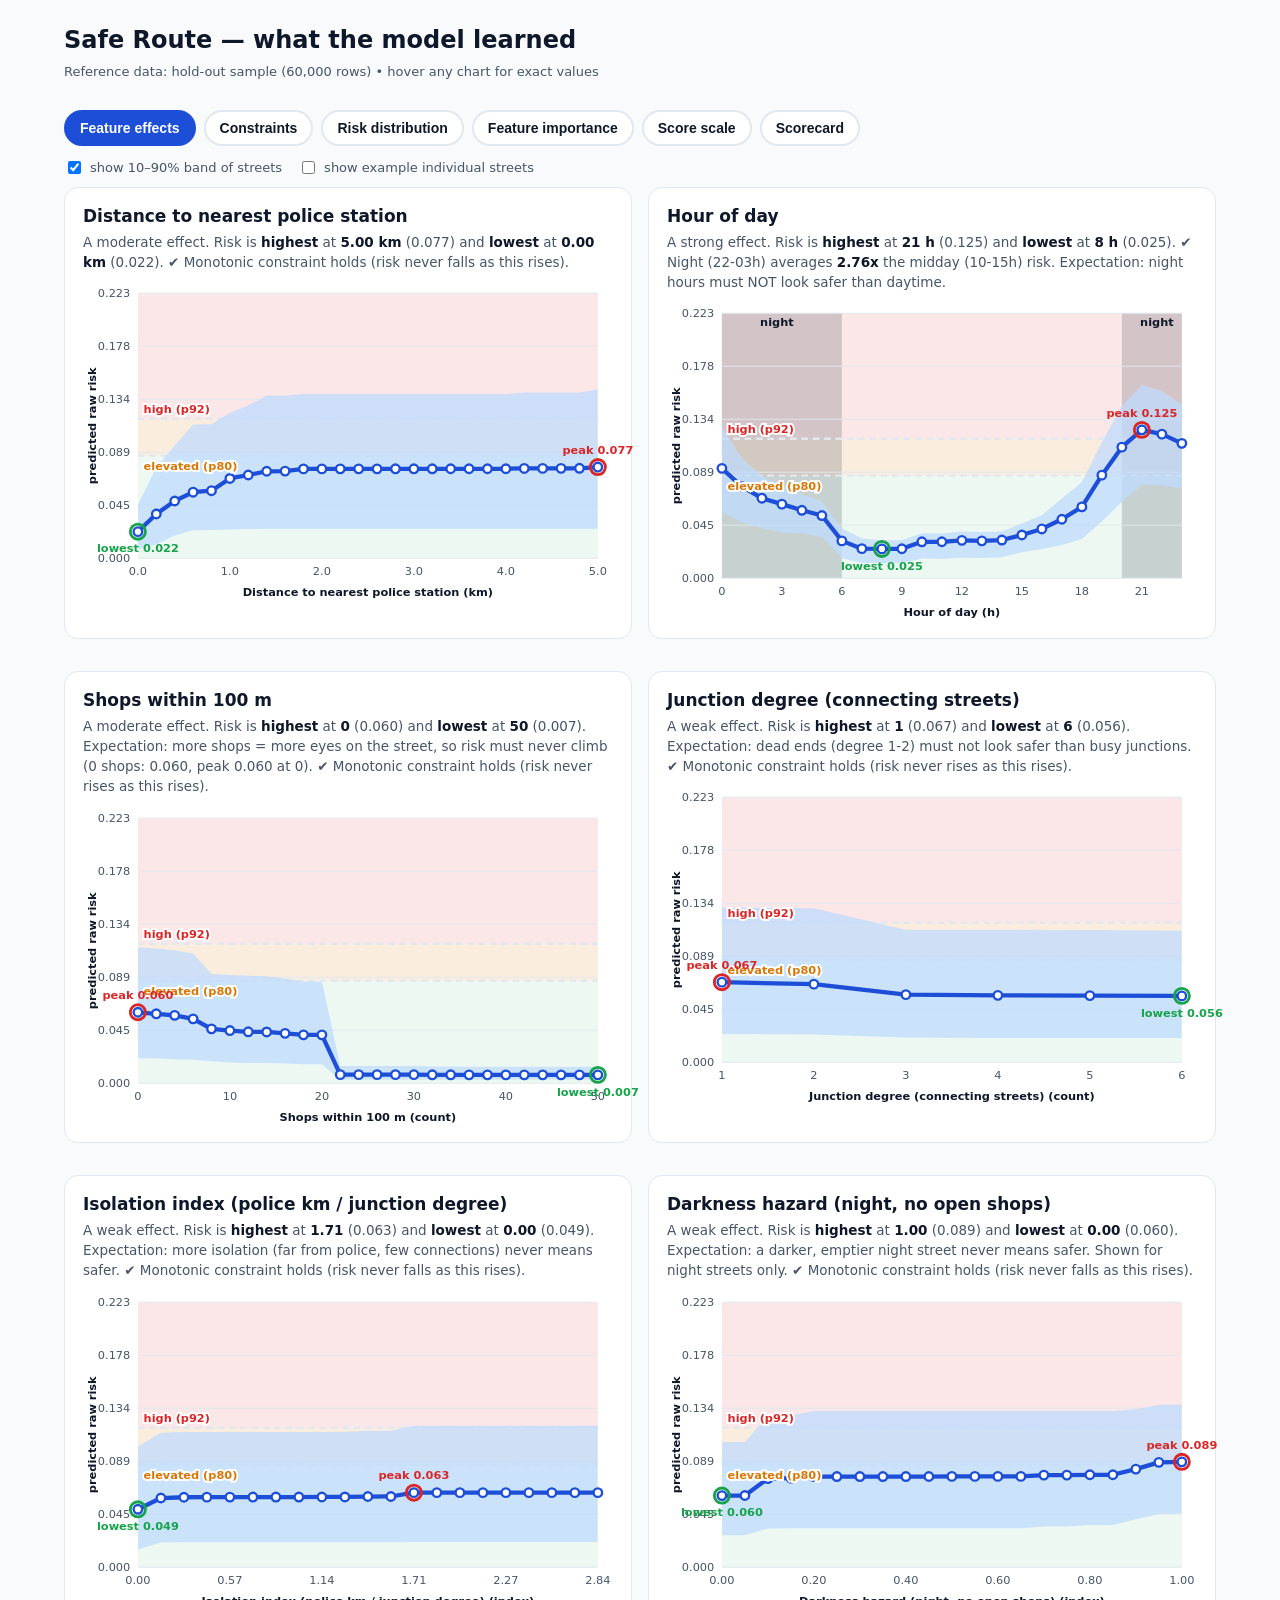
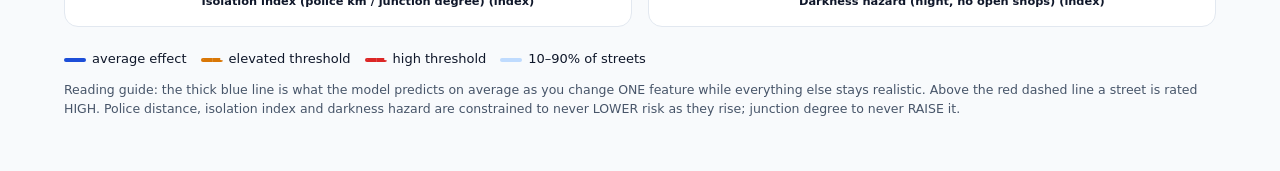
<file: evaluation_plots/interactive_dashboard.html>
<!doctype html>
<html lang="en"><head><meta charset="utf-8"><meta name="viewport" content="width=device-width,initial-scale=1">
<title>Safe Route - model diagnostics</title>
<style>
:root{--bg:#f8fafc;--card:#fff;--ink:#0f172a;--mut:#475569;--line:#e2e8f0;--blue:#1d4ed8;--band:#bfdbfe;
--low:#16a34a;--elev:#d97706;--high:#dc2626;--night:#1e293b}
@media(prefers-color-scheme:dark){:root{--bg:#0b1220;--card:#111a2e;--ink:#f1f5f9;--mut:#a8b3c7;--line:#26324a;--blue:#60a5fa;--band:#1e3a8a;
--low:#4ade80;--elev:#fbbf24;--high:#f87171;--night:#94a3b8}}
*{box-sizing:border-box}body{margin:0;font:15px/1.5 system-ui,Segoe UI,Roboto,sans-serif;background:var(--bg);color:var(--ink)}
header{padding:22px 24px 8px;max-width:1200px;margin:auto}h1{margin:0 0 4px;font-size:24px}
.sub{color:var(--mut);font-size:13px}
.wrap{max-width:1200px;margin:auto;padding:8px 24px 40px}
.tabs{display:flex;gap:8px;flex-wrap:wrap;margin:12px 0}
.tabs button{border:2px solid var(--line);background:var(--card);color:var(--ink);padding:8px 14px;border-radius:999px;font-weight:600;cursor:pointer;font-size:14px}
.tabs button.on{background:var(--blue);border-color:var(--blue);color:#fff}
.card{background:var(--card);border:1px solid var(--line);border-radius:14px;padding:16px 18px;margin-bottom:16px}
.grid{display:grid;grid-template-columns:repeat(auto-fit,minmax(420px,1fr));gap:16px}
.card h3{margin:0 0 2px;font-size:17px}.insight{color:var(--mut);font-size:13.5px;margin:0 0 8px;min-height:40px}
.insight b{color:var(--ink)}
svg{width:100%;height:auto;display:block;overflow:visible}svg text{fill:var(--ink);font-size:12px}
.axis line,.axis path{stroke:var(--mut)}.grid line{stroke:var(--line)}.mut{fill:var(--mut)!important}
.tip{position:fixed;pointer-events:none;background:#0f172a;color:#fff;padding:9px 12px;border-radius:10px;font-size:13px;
box-shadow:0 8px 24px rgba(0,0,0,.35);opacity:0;transition:opacity .08s;z-index:9;max-width:260px}
.tip b{font-size:14px}.pill{display:inline-block;padding:1px 8px;border-radius:999px;font-weight:700;font-size:12px;margin-left:6px;color:#fff}
.ctrl{display:flex;gap:16px;flex-wrap:wrap;font-size:13px;color:var(--mut);margin:4px 0 10px}
.ctrl label{cursor:pointer;display:flex;gap:6px;align-items:center}
.legend{display:flex;gap:14px;flex-wrap:wrap;font-size:13px;margin-top:6px}
.legend i{display:inline-block;width:22px;height:0;border-top:4px solid;vertical-align:middle;margin-right:6px;border-radius:2px}
table{border-collapse:collapse;width:100%}td,th{padding:9px 10px;border-bottom:1px solid var(--line);text-align:left}
th{background:var(--blue);color:#fff}tr:nth-child(even) td{background:rgba(148,163,184,.12)}
.hint{font-size:12.5px;color:var(--mut)}
</style></head><body>
<header><h1>Safe Route &mdash; what the model learned</h1>
<div class="sub" id="src"></div></header>
<div class="wrap">
<div class="tabs" id="tabs"></div>
<div id="view"></div></div>
<div class="tip" id="tip"></div>
<script>
const D = {"source": "hold-out sample (60,000 rows)", "thresholds": {"elevated": 0.0864116310440211, "high": 0.11739107101970192, "median": 0.04505465458615511}, "curves": {"distance_to_nearest_police": {"x": [0.0, 0.2, 0.4, 0.6, 0.8, 1.0, 1.2, 1.4000000000000001, 1.6, 1.8, 2.0, 2.2, 2.4, 2.6, 2.8000000000000003, 3.0, 3.2, 3.4, 3.6, 3.8000000000000003, 4.0, 4.2, 4.4, 4.6000000000000005, 4.8, 5.0], "mean": [0.022363608550746834, 0.03725205961400481, 0.0482018729022279, 0.05559292907069029, 0.0568609551159142, 0.067155122777221, 0.07008045419223602, 0.07321457771517409, 0.07334777475665663, 0.07520678744708255, 0.07520678744708255, 0.0752376357253566, 0.07525123823168499, 0.07526658756660881, 0.07527456985623089, 0.07527456985623089, 0.0752922843755027, 0.07530745985818926, 0.07531114441651363, 0.07531114441651363, 0.0753201926675651, 0.07557951578933347, 0.07563251289936937, 0.07567044469426538, 0.07571622451567062, 0.07675799897612072], "lo": [0.007700102665522972, 0.011540229996187154, 0.019151734872644554, 0.023607364819763017, 0.023758771303666007, 0.024133244723147027, 0.024518253543522193, 0.02477580696668213, 0.02477580696668213, 0.02477580696668213, 0.02477580696668213, 0.02477580696668213, 0.02477580696668213, 0.02477580696668213, 0.02477580696668213, 0.02477580696668213, 0.02477580696668213, 0.02477580696668213, 0.02477580696668213, 0.02477580696668213, 0.02477580696668213, 0.02477580696668213, 0.02477580696668213, 0.02477580696668213, 0.02477580696668213, 0.02477580696668213], "hi": [0.045130314882458604, 0.07634648639858768, 0.0949037917629426, 0.11254336559973117, 0.11278867142056959, 0.12255256183082774, 0.12857286572041543, 0.13687815480746537, 0.13694314701798105, 0.13825281475349196, 0.13825281475349196, 0.13825281475349196, 0.13825281475349196, 0.13825281475349196, 0.13825281475349196, 0.13825281475349196, 0.13825281475349196, 0.13825281475349196, 0.13825281475349196, 0.13825281475349196, 0.13825281475349196, 0.13943369730941838, 0.13943369730941838, 0.13943369730941838, 0.13943369730941838, 0.1420491091459648], "unit": "km", "ice": [[0.013251680073922311, 0.04731742534315719, 0.05866475403974115, 0.07318821485697728, 0.07318821485697728, 0.07318821485697728, 0.07318821485697728, 0.07318821485697728, 0.07318821485697728, 0.07318821485697728, 0.07318821485697728, 0.07318821485697728, 0.07318821485697728, 0.07318821485697728, 0.07318821485697728, 0.07318821485697728, 0.07318821485697728, 0.07318821485697728, 0.07318821485697728, 0.07318821485697728, 0.07318821485697728, 0.07318821485697728, 0.07318821485697728, 0.07318821485697728, 0.07318821485697728, 0.07318821485697728], [0.018845679411514812, 0.028376240334343068, 0.03284142143201941, 0.044541085317111796, 0.04812775860554501, 0.049932512524951934, 0.049932512524951934, 0.049932512524951934, 0.049932512524951934, 0.049932512524951934, 0.049932512524951934, 0.049932512524951934, 0.049932512524951934, 0.049932512524951934, 0.049932512524951934, 0.049932512524951934, 0.049932512524951934, 0.049932512524951934, 0.049932512524951934, 0.049932512524951934, 0.049932512524951934, 0.049932512524951934, 0.049932512524951934, 0.049932512524951934, 0.049932512524951934, 0.049932512524951934], [0.03791695917881449, 0.056845195196640115, 0.09487192658582995, 0.11593084808071376, 0.11593084808071376, 0.11752774296230029, 0.1222993220024971, 0.1222993220024971, 0.1222993220024971, 0.1222993220024971, 0.1222993220024971, 0.1222993220024971, 0.1222993220024971, 0.1222993220024971, 0.1222993220024971, 0.1222993220024971, 0.1222993220024971, 0.1222993220024971, 0.1222993220024971, 0.1222993220024971, 0.1222993220024971, 0.1222993220024971, 0.1222993220024971, 0.1222993220024971, 0.1222993220024971, 0.1222993220024971], [0.0076172544284939196, 0.00987322671590437, 0.018451650093437754, 0.022518666147180132, 0.022518666147180132, 0.022518666147180132, 0.022518666147180132, 0.022518666147180132, 0.022518666147180132, 0.022518666147180132, 0.022518666147180132, 0.022518666147180132, 0.022518666147180132, 0.022518666147180132, 0.022518666147180132, 0.022518666147180132, 0.022518666147180132, 0.022518666147180132, 0.022518666147180132, 0.022518666147180132, 0.022518666147180132, 0.022518666147180132, 0.022518666147180132, 0.022518666147180132, 0.022518666147180132, 0.022518666147180132], [0.020941286315015593, 0.02938624728246347, 0.04314811480586469, 0.055201481303300826, 0.05870263637028605, 0.06097317259689913, 0.061229248928626544, 0.061229248928626544, 0.061229248928626544, 0.061229248928626544, 0.061229248928626544, 0.061229248928626544, 0.061229248928626544, 0.061229248928626544, 0.061229248928626544, 0.061229248928626544, 0.061229248928626544, 0.061229248928626544, 0.061229248928626544, 0.061229248928626544, 0.061229248928626544, 0.061229248928626544, 0.061229248928626544, 0.061229248928626544, 0.061229248928626544, 0.061229248928626544], [0.02074363878990615, 0.02639684350576176, 0.038644489368902676, 0.05064548723189085, 0.0538576782828449, 0.05576821765514839, 0.05576821765514839, 0.05576821765514839, 0.05576821765514839, 0.05576821765514839, 0.05576821765514839, 0.05576821765514839, 0.05576821765514839, 0.05576821765514839, 0.05576821765514839, 0.05576821765514839, 0.05576821765514839, 0.05576821765514839, 0.05576821765514839, 0.05576821765514839, 0.05576821765514839, 0.05576821765514839, 0.05576821765514839, 0.05576821765514839, 0.05576821765514839, 0.05576821765514839], [0.012028114713777325, 0.025027676495523267, 0.029242932625620544, 0.03611721383655874, 0.03709888284128813, 0.038414923164536374, 0.038414923164536374, 0.038414923164536374, 0.038414923164536374, 0.038414923164536374, 0.038414923164536374, 0.038414923164536374, 0.038414923164536374, 0.038414923164536374, 0.038414923164536374, 0.038414923164536374, 0.038414923164536374, 0.038414923164536374, 0.038414923164536374, 0.038414923164536374, 0.038414923164536374, 0.038414923164536374, 0.038414923164536374, 0.038414923164536374, 0.038414923164536374, 0.038414923164536374], [0.021643345017481483, 0.043318775811941504, 0.0574678005721096, 0.0574678005721096, 0.0574678005721096, 0.06360992042091759, 0.06458458483677457, 0.0784795807477572, 0.0784795807477572, 0.0784795807477572, 0.0784795807477572, 0.0784795807477572, 0.0784795807477572, 0.0784795807477572, 0.0784795807477572, 0.0784795807477572, 0.0784795807477572, 0.0784795807477572, 0.0784795807477572, 0.0784795807477572, 0.0784795807477572, 0.0784795807477572, 0.0784795807477572, 0.0784795807477572, 0.0784795807477572, 0.0784795807477572], [0.03571259007980768, 0.06934321122744581, 0.09631606959618659, 0.11206228176066674, 0.11206228176066674, 0.1155325656299635, 0.1155325656299635, 0.1155325656299635, 0.1155325656299635, 0.1155325656299635, 0.1155325656299635, 0.1155325656299635, 0.1155325656299635, 0.1155325656299635, 0.1155325656299635, 0.1155325656299635, 0.1155325656299635, 0.1155325656299635, 0.1155325656299635, 0.1155325656299635, 0.1155325656299635, 0.1155325656299635, 0.1155325656299635, 0.1155325656299635, 0.1155325656299635, 0.1155325656299635], [0.031271891795664856, 0.04520743536714908, 0.04931109154774792, 0.05031590033448189, 0.05031590033448189, 0.08959585941585613, 0.13345808490964053, 0.17635697482242293, 0.18680988517345554, 0.19038832402381248, 0.19038832402381248, 0.19038832402381248, 0.19038832402381248, 0.19038832402381248, 0.19038832402381248, 0.19038832402381248, 0.19038832402381248, 0.19038832402381248, 0.19038832402381248, 0.19038832402381248, 0.19038832402381248, 0.19038832402381248, 0.19038832402381248, 0.19038832402381248, 0.19038832402381248, 0.19038832402381248], [0.014757833784100224, 0.020196595203150203, 0.023204714109587833, 0.032620795621528136, 0.035412630707243105, 0.06673775498244236, 0.06893374479558437, 0.0803277566498805, 0.0803277566498805, 0.0803277566498805, 0.0803277566498805, 0.0803277566498805, 0.0803277566498805, 0.0803277566498805, 0.0803277566498805, 0.0803277566498805, 0.0803277566498805, 0.0803277566498805, 0.0803277566498805, 0.0803277566498805, 0.0803277566498805, 0.0803277566498805, 0.0803277566498805, 0.0803277566498805, 0.0803277566498805, 0.0803277566498805], [0.01845890142896754, 0.02993964192642624, 0.05162732899045134, 0.0813170181510944, 0.11683684583643095, 0.13092689128205057, 0.13092689128205057, 0.13092689128205057, 0.1433523350081114, 0.14499455517337326, 0.14499455517337326, 0.14499455517337326, 0.14499455517337326, 0.14499455517337326, 0.14499455517337326, 0.14499455517337326, 0.14499455517337326, 0.14499455517337326, 0.14499455517337326, 0.14499455517337326, 0.14499455517337326, 0.14499455517337326, 0.14499455517337326, 0.14499455517337326, 0.14499455517337326, 0.14499455517337326], [0.01146391168933607, 0.03597451375473205, 0.04125199065693635, 0.0455609970455063, 0.04909410335577397, 0.05645684493933475, 0.05943061140239705, 0.05943061140239705, 0.05943061140239705, 0.06763199113020162, 0.06763199113020162, 0.07045805191093601, 0.07045805191093601, 0.07045805191093601, 0.07045805191093601, 0.07045805191093601, 0.07045805191093601, 0.07045805191093601, 0.07045805191093601, 0.07045805191093601, 0.07045805191093601, 0.07045805191093601, 0.07045805191093601, 0.07045805191093601, 0.07045805191093601, 0.07045805191093601], [0.009150376522210499, 0.0146024455584537, 0.01851974347910306, 0.024877083434780106, 0.02546736252576351, 0.02546736252576351, 0.02546736252576351, 0.02546736252576351, 0.02546736252576351, 0.02546736252576351, 0.02546736252576351, 0.02546736252576351, 0.02546736252576351, 0.02546736252576351, 0.02546736252576351, 0.02546736252576351, 0.02546736252576351, 0.02546736252576351, 0.02546736252576351, 0.02546736252576351, 0.02546736252576351, 0.02546736252576351, 0.02546736252576351, 0.02546736252576351, 0.02546736252576351, 0.02546736252576351], [0.022802057456785305, 0.045666023386672486, 0.06306534651885663, 0.06348510280822527, 0.06572170992580607, 0.07153259134748663, 0.07153259134748663, 0.07153259134748663, 0.07153259134748663, 0.07153259134748663, 0.07153259134748663, 0.07153259134748663, 0.07153259134748663, 0.07153259134748663, 0.07153259134748663, 0.07153259134748663, 0.07153259134748663, 0.07153259134748663, 0.07153259134748663, 0.07153259134748663, 0.07153259134748663, 0.07153259134748663, 0.07153259134748663, 0.07153259134748663, 0.07153259134748663, 0.07153259134748663]], "title": "Distance to nearest police station", "dec": 1, "tipdec": 2, "constraint": 1, "monotone_ok": true}, "query_hour": {"x": [0.0, 1.0, 2.0, 3.0, 4.0, 5.0, 6.0, 7.0, 8.0, 9.0, 10.0, 11.0, 12.0, 13.0, 14.0, 15.0, 16.0, 17.0, 18.0, 19.0, 20.0, 21.0, 22.0, 23.0], "mean": [0.09252489116285229, 0.0771350306600778, 0.0673731777320867, 0.06237693576774686, 0.057196099240444054, 0.052777171221161844, 0.031450264333512244, 0.02489670513722086, 0.024704393412634047, 0.024821307425705718, 0.03068799873440009, 0.030699708007488, 0.03191610170283667, 0.031484928763494485, 0.03216046475301573, 0.03643563764369427, 0.04150540074965673, 0.04963521462173679, 0.060026931053790616, 0.08674741864813408, 0.11032369082638342, 0.12488696073824047, 0.12126221980372905, 0.11352084648090337], "lo": [0.05578253593888828, 0.04697419252356127, 0.0422581097109283, 0.038302303733493005, 0.037724150036746895, 0.0348817672289714, 0.016927562924616887, 0.013135203501341812, 0.012522107179922026, 0.012539911057029703, 0.01662835786244772, 0.01650271739897115, 0.017244608941284715, 0.017074545847744944, 0.01757120319528907, 0.021903555034225742, 0.024582335490505425, 0.027943105270380696, 0.033088696217950346, 0.04783889755589663, 0.0641322496716786, 0.07876045685893487, 0.07823968753180187, 0.07545243546794833], "hi": [0.12713424680924623, 0.10115554452219855, 0.08592079858922863, 0.07828269369684962, 0.07066434978417876, 0.06456857324471935, 0.04193716706757623, 0.03338334562658697, 0.03196634263875606, 0.03205861905881371, 0.03780568390372505, 0.037718749768790215, 0.03936129761101057, 0.038839280127476214, 0.039358681399398104, 0.04609136429470202, 0.05300494251615401, 0.06718262374018504, 0.08080253948131814, 0.11451105016626771, 0.14452958961424184, 0.16270520261251772, 0.15765094883292008, 0.14628393742525114], "unit": "h", "ice": [[0.07649194429129443, 0.05958994996846303, 0.051034995469455474, 0.04914777103226075, 0.043076434370339756, 0.04088374888526459, 0.023299665855510084, 0.019666524330717187, 0.019666524330717187, 0.019843057637653417, 0.02382994732022886, 0.02382994732022886, 0.02512113832331982, 0.024808468387488587, 0.025327742611989078, 0.028987201033632462, 0.03180756349010202, 0.037700943737117604, 0.046690641858579546, 0.07318821485697728, 0.08612720694337181, 0.09417651612430071, 0.0906873739114863, 0.08788873457002791], [0.0823578842321474, 0.07413236482835645, 0.06696343849953558, 0.06152572029508258, 0.05569771751210528, 0.04102630088575232, 0.032058623558001195, 0.022889353973572536, 0.022889353973572536, 0.02306082764499638, 0.028290584878427928, 0.028290584878427928, 0.02960407356367595, 0.029339981635587483, 0.030120071097837906, 0.0346881752344656, 0.04025006121155508, 0.049932512524951934, 0.0602572240715027, 0.08799047089551794, 0.10616747756055013, 0.12414420555630098, 0.12106747970256888, 0.11301935010472366], [0.08863920898182769, 0.07646041380602239, 0.06798125136215089, 0.0624608823910141, 0.05696487141436823, 0.05167791695875375, 0.029015241183427534, 0.024126402368846226, 0.024126402368846226, 0.024307143284348322, 0.02981954120745407, 0.02981954120745407, 0.031156310863730097, 0.03076852422790487, 0.031699363817057236, 0.03653653284198895, 0.04248040489559711, 0.05268888356374967, 0.0633487056493415, 0.09381791489956809, 0.11593084808071376, 0.13094011018908377, 0.12773713929146788, 0.11882612307439384], [0.08219116427918002, 0.07355090129730395, 0.06643820505404238, 0.061043138056459015, 0.055260847710755505, 0.04967036060300349, 0.03130492331646175, 0.02235122383247801, 0.02235122383247801, 0.022518666147180132, 0.027625471461515755, 0.027625471461515755, 0.028908079945761396, 0.02865019683539178, 0.029411946345677117, 0.033775963750125565, 0.03871684150217344, 0.04716073532607318, 0.05691231729026156, 0.08200346953527914, 0.10053110518374048, 0.11540237531638144, 0.11291020394682652, 0.1054721105121484], [0.10113827896770265, 0.08507833319550363, 0.07564347701687175, 0.06906175987121076, 0.06209867059396087, 0.056387728342397456, 0.03304350865217328, 0.026829875445380652, 0.026829875445380652, 0.027030869202206452, 0.0335273153684842, 0.0335273153684842, 0.03461521242654179, 0.03418437461541664, 0.03462459538893355, 0.041045772962552275, 0.04796105597557329, 0.06097317259689913, 0.07170769857310424, 0.1060616986520074, 0.13073529382815688, 0.14645062902336956, 0.14367586397114718, 0.13178182682609163], [0.09676467716135899, 0.07399977268155876, 0.06217040818911283, 0.0594424477078095, 0.05462294126961039, 0.05194647748818075, 0.030270390618328768, 0.02487463306696691, 0.02487463306696691, 0.02506097928985457, 0.030744332885640734, 0.030744332885640734, 0.032095814605445444, 0.031696334447979015, 0.032655243062401106, 0.03763694460889927, 0.04253745639945645, 0.05212088262966928, 0.06373519284935579, 0.10109825165838404, 0.12492716414322959, 0.1405998122805352, 0.13682987022497364, 0.12728453987455227], [0.08594672240293565, 0.07400538749252175, 0.06570325084801809, 0.06036786528190073, 0.054075193150946374, 0.048759277944884945, 0.03040820888330892, 0.021970555089745922, 0.021970555089745922, 0.02201211569491242, 0.027154580652172747, 0.027154580652172747, 0.028290196767851553, 0.027938083185488693, 0.028500156908693598, 0.03300724998916598, 0.038414923164536374, 0.047512024405307704, 0.05854627786142296, 0.08242675837158063, 0.09742565078525225, 0.1095018070910075, 0.1065657045385468, 0.09913161977201612], [0.09089016940052046, 0.07847569551240602, 0.06967206689168846, 0.06360992042091759, 0.05606614116099088, 0.05080809421991702, 0.028907483649167044, 0.02372545948972582, 0.02372545948972582, 0.023903196775348568, 0.029813230138770047, 0.029813230138770047, 0.030808774843019023, 0.030425313809954953, 0.03062832471836558, 0.03572632602361924, 0.041579473285383736, 0.05177605476159611, 0.06085813587100127, 0.08488594331460668, 0.10119370437938008, 0.11265707815448861, 0.11050676862087253, 0.10295517622642279], [0.09417170666362046, 0.0781959714263387, 0.07101009289370225, 0.06735060959293747, 0.06097674743453347, 0.055037257517236496, 0.033844740538637, 0.02432317130532289, 0.02432317130532289, 0.02450538629877401, 0.03014340170094444, 0.03014340170094444, 0.031752456100462026, 0.031469198888069316, 0.032350504977465944, 0.03836441590703427, 0.04493172025626383, 0.056835230155224695, 0.067169897105487, 0.09639615867463742, 0.1155325656299635, 0.127320322797466, 0.12293917122741164, 0.11197435263115837], [0.1632210345047753, 0.11978375910551863, 0.08208965687179197, 0.07679697978189653, 0.07873606328157791, 0.07085177432121954, 0.05776483342028999, 0.055600933054739, 0.055600933054739, 0.05570968246955991, 0.06775279648950878, 0.06775279648950878, 0.06691609119782356, 0.0646164034917726, 0.06548315735866848, 0.0661764316940669, 0.07953841554946477, 0.07381991894114914, 0.08061153788876664, 0.10800351343855959, 0.1662788406050405, 0.1937582868584078, 0.19583651968975843, 0.18315884422160794], [0.1643408329744887, 0.12527810421870272, 0.12430805588955213, 0.13205757598090506, 0.13930196347891188, 0.12022754841205299, 0.06969858800714485, 0.05419571250690866, 0.05419571250690866, 0.05430171346223662, 0.07177113800103355, 0.07177113800103355, 0.07289580637993047, 0.07115611348988897, 0.0728447371354804, 0.08397241662899811, 0.10092766862086422, 0.11930286481360936, 0.12573454307037002, 0.1708605327451279, 0.23102640008343103, 0.2478554124698256, 0.23919251817304552, 0.21929163459700118], [0.06119979642161871, 0.048308066036296324, 0.043360328374555446, 0.04199365058469933, 0.038539246918490554, 0.03612738033450093, 0.017571941905959954, 0.013323900957769853, 0.013239378724169998, 0.013338560417101358, 0.015598143446429595, 0.015598143446429595, 0.015664931274305065, 0.015469957901948304, 0.015588857353153735, 0.015773559153780727, 0.016468687062860116, 0.01737655898196699, 0.02117283865261539, 0.03497992522713258, 0.050574190562360774, 0.06064485518675068, 0.05825568030942698, 0.05670993024968089], [0.08024228034262566, 0.06724819440599708, 0.05943061140239705, 0.054722469042898125, 0.04770577241982994, 0.04246218808634567, 0.02626493084776207, 0.020368578118295205, 0.020368578118295205, 0.020403356912821993, 0.025460464644858138, 0.025460464644858138, 0.026535678265072173, 0.026205402275441703, 0.0264955056597683, 0.02927388180109919, 0.03244361001524324, 0.0384355494080777, 0.045318911538245896, 0.060350604956587055, 0.07404774851770553, 0.08395954652664372, 0.08262889646703206, 0.08413840036349864], [0.08212930912709765, 0.06878502146274248, 0.059986543949829475, 0.0551153794850526, 0.049776691039925026, 0.0448833443242152, 0.026970361939285058, 0.020512744077333944, 0.020512744077333944, 0.02066641357547615, 0.024981729798722072, 0.024981729798722072, 0.025788336738372986, 0.02546736252576351, 0.025825206875878724, 0.028927363291872437, 0.03325920425335933, 0.03955125582285828, 0.046511722470419486, 0.06331890538401744, 0.07734400855679345, 0.09341286906853845, 0.09204561526368274, 0.0914180131169367], [0.08295088906315545, 0.07153259134748663, 0.06350786006745267, 0.05835074964193239, 0.05226833916779276, 0.04713004852494588, 0.0293921571571874, 0.021236436861722385, 0.021236436861722385, 0.021276608771988108, 0.026247244786070795, 0.026247244786070795, 0.027344915729806896, 0.027004567576132173, 0.027547860318883365, 0.031904354601452925, 0.037131337237462016, 0.04592447038021553, 0.05659002825437225, 0.07967257280138032, 0.09417029625158871, 0.10584294311334934, 0.103004946703146, 0.09581926244873207]], "title": "Hour of day", "dec": 0, "tipdec": 0, "constraint": 0, "monotone_ok": true, "night_vs_midday": 2.7623318492737723}, "commercial_poi_count": {"x": [0.0, 2.0, 4.0, 6.0, 8.0, 10.0, 12.0, 14.0, 16.0, 18.0, 20.0, 22.0, 24.0, 26.0, 28.0, 30.0, 32.0, 34.0, 36.0, 38.0, 40.0, 42.0, 44.0, 46.0, 48.0, 50.0], "mean": [0.05975226507490971, 0.058442677517214735, 0.05712570796479199, 0.05418242732822376, 0.0457837359886989, 0.044346496015273774, 0.043290084864236175, 0.04316513452114212, 0.04202183980626407, 0.04072623669175801, 0.04072238646813498, 0.0072555280901505925, 0.007253829926452737, 0.0072517358432039715, 0.0072514842588490514, 0.0072514842588490514, 0.00710332152630965, 0.007103138764311022, 0.007086282937713789, 0.007084969160673568, 0.007080710454993592, 0.0070772263020388755, 0.0070591929577544345, 0.0070591929577544345, 0.007056289784999274, 0.0070533442097566075], "lo": [0.021110690949082783, 0.020742691541073388, 0.02025099524130698, 0.019880155054556477, 0.0185005210228482, 0.01736488150381514, 0.017085382560815016, 0.01705575410216545, 0.01658418998868094, 0.016046294554336895, 0.016046294554336895, 0.003227572224781648, 0.003227572224781648, 0.003227572224781648, 0.003227572224781648, 0.003227572224781648, 0.003227572224781648, 0.003227572224781648, 0.003227572224781648, 0.003227572224781648, 0.003227572224781648, 0.003227572224781648, 0.0032238587889222865, 0.0032238587889222865, 0.0032238587889222865, 0.0032238587889222865], "hi": [0.11452565404593158, 0.1133898964308727, 0.11193698754946055, 0.1091640987028146, 0.09225186302007136, 0.09102166859825704, 0.09048029104208949, 0.09002853136622202, 0.08811362292697805, 0.08563476165929226, 0.08563476165929226, 0.014507258723223735, 0.014507258723223735, 0.014507258723223735, 0.014507258723223735, 0.014507258723223735, 0.014131812546446944, 0.014131812546446944, 0.01398953081544821, 0.01398953081544821, 0.01398953081544821, 0.01398953081544821, 0.01398953081544821, 0.01398953081544821, 0.01398953081544821, 0.01398953081544821], "unit": "count", "ice": [[0.07318821485697728, 0.07318821485697728, 0.07318821485697728, 0.07318821485697728, 0.07058926527614956, 0.07058926527614956, 0.07058926527614956, 0.06982476231346049, 0.06900134886417525, 0.06302103998298811, 0.06302103998298811, 0.011333354335280125, 0.011333354335280125, 0.011333354335280125, 0.011333354335280125, 0.011333354335280125, 0.011333354335280125, 0.011333354335280125, 0.011333354335280125, 0.011333354335280125, 0.011333354335280125, 0.011333354335280125, 0.011333354335280125, 0.011333354335280125, 0.011333354335280125, 0.011333354335280125], [0.049932512524951934, 0.049932512524951934, 0.049932512524951934, 0.049932512524951934, 0.049932512524951934, 0.049932512524951934, 0.049932512524951934, 0.049932512524951934, 0.049932512524951934, 0.049932512524951934, 0.049932512524951934, 0.008754112731433448, 0.008754112731433448, 0.008754112731433448, 0.008754112731433448, 0.008754112731433448, 0.008754112731433448, 0.008754112731433448, 0.008754112731433448, 0.008754112731433448, 0.008754112731433448, 0.008754112731433448, 0.008754112731433448, 0.008754112731433448, 0.008754112731433448, 0.008754112731433448], [0.11593084808071376, 0.11593084808071376, 0.11593084808071376, 0.11377805830367194, 0.10548439001410478, 0.10548439001410478, 0.10548439001410478, 0.10548439001410478, 0.10548439001410478, 0.10548439001410478, 0.10548439001410478, 0.01503415846439815, 0.01503415846439815, 0.01503415846439815, 0.01503415846439815, 0.01503415846439815, 0.01503415846439815, 0.01503415846439815, 0.01503415846439815, 0.01503415846439815, 0.01503415846439815, 0.01503415846439815, 0.01503415846439815, 0.01503415846439815, 0.01503415846439815, 0.01503415846439815], [0.022518666147180132, 0.022518666147180132, 0.022518666147180132, 0.022518666147180132, 0.022518666147180132, 0.022518666147180132, 0.022518666147180132, 0.022518666147180132, 0.022518666147180132, 0.022518666147180132, 0.022518666147180132, 0.004247164554243487, 0.004247164554243487, 0.004247164554243487, 0.004247164554243487, 0.004247164554243487, 0.004247164554243487, 0.004247164554243487, 0.004247164554243487, 0.004247164554243487, 0.004247164554243487, 0.004247164554243487, 0.004247164554243487, 0.004247164554243487, 0.004247164554243487, 0.004247164554243487], [0.06131671793971146, 0.06097317259689913, 0.06097317259689913, 0.05984092501298581, 0.058442682529105956, 0.05747261379995452, 0.05747261379995452, 0.05747261379995452, 0.056264339820370095, 0.056264339820370095, 0.056264339820370095, 0.009176982393774671, 0.009176982393774671, 0.009176982393774671, 0.009176982393774671, 0.009176982393774671, 0.009176982393774671, 0.009176982393774671, 0.009176982393774671, 0.009176982393774671, 0.009176982393774671, 0.009176982393774671, 0.009176982393774671, 0.009176982393774671, 0.009176982393774671, 0.009176982393774671], [0.05212088262966928, 0.05212088262966928, 0.05212088262966928, 0.051153018552478814, 0.04906911650883857, 0.04825463617644441, 0.04825463617644441, 0.04825463617644441, 0.04618532238038876, 0.04618532238038876, 0.04618532238038876, 0.00773951847517085, 0.00773951847517085, 0.00773951847517085, 0.00773951847517085, 0.00773951847517085, 0.00773951847517085, 0.00773951847517085, 0.00773951847517085, 0.00773951847517085, 0.00773951847517085, 0.00773951847517085, 0.00773951847517085, 0.00773951847517085, 0.00773951847517085, 0.00773951847517085], [0.038414923164536374, 0.038414923164536374, 0.038414923164536374, 0.038414923164536374, 0.038414923164536374, 0.038414923164536374, 0.038414923164536374, 0.038414923164536374, 0.03798511039277268, 0.03490042404617403, 0.03490042404617403, 0.006177032186860225, 0.006177032186860225, 0.006177032186860225, 0.006177032186860225, 0.006177032186860225, 0.006177032186860225, 0.006177032186860225, 0.006177032186860225, 0.006177032186860225, 0.006177032186860225, 0.006177032186860225, 0.006177032186860225, 0.006177032186860225, 0.006177032186860225, 0.006177032186860225], [0.06360992042091759, 0.06360992042091759, 0.06360992042091759, 0.06220717252335639, 0.05022494903673945, 0.04612471685976077, 0.04124998012780642, 0.04124998012780642, 0.03605371179540408, 0.032928956462370866, 0.032928956462370866, 0.006143606611957446, 0.006143606611957446, 0.006143606611957446, 0.006143606611957446, 0.006143606611957446, 0.006143606611957446, 0.006143606611957446, 0.006143606611957446, 0.006143606611957446, 0.006143606611957446, 0.006143606611957446, 0.005962043379660213, 0.005962043379660213, 0.005962043379660213, 0.005962043379660213], [0.1155325656299635, 0.1155325656299635, 0.1155325656299635, 0.1155325656299635, 0.10777519005020775, 0.10777519005020775, 0.10777519005020775, 0.10777519005020775, 0.10777519005020775, 0.10777519005020775, 0.10777519005020775, 0.01580798304714902, 0.01580798304714902, 0.01580798304714902, 0.01580798304714902, 0.01580798304714902, 0.01580798304714902, 0.01580798304714902, 0.01580798304714902, 0.01580798304714902, 0.01580798304714902, 0.01580798304714902, 0.01580798304714902, 0.01580798304714902, 0.01580798304714902, 0.01580798304714902], [0.07085177432121954, 0.07085177432121954, 0.06081828505348756, 0.058655034319236986, 0.03459915090908438, 0.030601041981427046, 0.030601041981427046, 0.030601041981427046, 0.030601041981427046, 0.030601041981427046, 0.030601041981427046, 0.0065662603857951545, 0.0065662603857951545, 0.0065662603857951545, 0.0065662603857951545, 0.0065662603857951545, 0.0065662603857951545, 0.0065662603857951545, 0.0065662603857951545, 0.0065662603857951545, 0.0065662603857951545, 0.0065662603857951545, 0.0065662603857951545, 0.0065662603857951545, 0.0065662603857951545, 0.0065662603857951545], [0.07115611348988897, 0.07115611348988897, 0.06258404455371856, 0.06089470222654696, 0.04158472949588403, 0.04158472949588403, 0.04158472949588403, 0.04158472949588403, 0.04158472949588403, 0.04158472949588403, 0.04158472949588403, 0.008185268647580112, 0.008185268647580112, 0.008185268647580112, 0.008185268647580112, 0.008185268647580112, 0.008185268647580112, 0.008185268647580112, 0.008185268647580112, 0.008185268647580112, 0.008185268647580112, 0.008185268647580112, 0.008185268647580112, 0.008185268647580112, 0.008185268647580112, 0.008185268647580112], [0.03497992522713258, 0.03497992522713258, 0.03497992522713258, 0.03297115297916423, 0.031213756393526047, 0.031213756393526047, 0.031213756393526047, 0.031213756393526047, 0.031213756393526047, 0.031213756393526047, 0.031213756393526047, 0.006578543853920802, 0.006578543853920802, 0.006578543853920802, 0.006578543853920802, 0.006578543853920802, 0.006578543853920802, 0.006578543853920802, 0.006578543853920802, 0.006578543853920802, 0.006578543853920802, 0.006578543853920802, 0.006578543853920802, 0.006578543853920802, 0.006578543853920802, 0.006578543853920802], [0.05943061140239705, 0.05795478252511889, 0.05795478252511889, 0.05500779952166812, 0.046230168097540894, 0.04269430610585509, 0.03659472953396555, 0.03615483911302535, 0.03076280177585636, 0.02809660669853275, 0.02809660669853275, 0.005458357117144879, 0.005458357117144879, 0.005458357117144879, 0.005458357117144879, 0.005458357117144879, 0.005458357117144879, 0.005458357117144879, 0.005458357117144879, 0.005458357117144879, 0.005458357117144879, 0.005458357117144879, 0.005326679194028681, 0.005326679194028681, 0.005326679194028681, 0.005326679194028681], [0.02546736252576351, 0.02546736252576351, 0.02546736252576351, 0.0250412201669185, 0.0250412201669185, 0.0250412201669185, 0.0250412201669185, 0.0250412201669185, 0.024761041648737204, 0.022547430719851536, 0.022547430719851536, 0.004218257304620002, 0.004218257304620002, 0.004218257304620002, 0.004218257304620002, 0.004218257304620002, 0.004218257304620002, 0.004218257304620002, 0.004218257304620002, 0.004218257304620002, 0.004218257304620002, 0.004218257304620002, 0.004218257304620002, 0.004218257304620002, 0.004218257304620002, 0.004218257304620002], [0.07153259134748663, 0.07153259134748663, 0.07153259134748663, 0.06087239227417662, 0.049431736482020726, 0.045396260082846064, 0.03833190616662793, 0.03833190616662793, 0.03232846217169691, 0.029703139648307886, 0.029703139648307886, 0.0057202443248805124, 0.0057202443248805124, 0.0057202443248805124, 0.0057202443248805124, 0.0057202443248805124, 0.0057202443248805124, 0.0057202443248805124, 0.0057202443248805124, 0.0057202443248805124, 0.0057202443248805124, 0.0057202443248805124, 0.00564032077959317, 0.00564032077959317, 0.00564032077959317, 0.00564032077959317]], "title": "Shops within 100 m", "dec": 0, "tipdec": 0, "constraint": -1, "monotone_ok": true}, "degree_of_connectivity": {"x": [1.0, 2.0, 3.0, 4.0, 5.0, 6.0], "mean": [0.06739285620766665, 0.06574731034395123, 0.05688100123767333, 0.05632626834507253, 0.056091772699011264, 0.05585647363907663], "lo": [0.02382389741060466, 0.023384041570064625, 0.020742691541073388, 0.020510243025595502, 0.020378562630649164, 0.020357454408386755], "hi": [0.1302102779288822, 0.129636767048977, 0.11155402409493853, 0.11155402409493853, 0.11132917766355233, 0.11074240359894662], "unit": "count", "ice": [[0.09546768446580715, 0.08533004586000634, 0.07318821485697728, 0.07318821485697728, 0.07025124198449029, 0.07025124198449029], [0.0654933592064563, 0.0654933592064563, 0.049932512524951934, 0.049932512524951934, 0.04914229703172887, 0.04914229703172887], [0.14333627747841443, 0.14333627747841443, 0.11593084808071376, 0.11593084808071376, 0.11593084808071376, 0.11593084808071376], [0.02723427709669241, 0.02723427709669241, 0.022518666147180132, 0.022518666147180132, 0.022518666147180132, 0.022518666147180132], [0.06097317259689913, 0.06097317259689913, 0.054714575459547436, 0.054714575459547436, 0.054714575459547436, 0.054714575459547436], [0.05616461971018441, 0.05616461971018441, 0.05212088262966928, 0.05212088262966928, 0.05190192023699492, 0.05057166890218923], [0.04583751864862687, 0.04583751864862687, 0.038414923164536374, 0.038414923164536374, 0.038414923164536374, 0.038414923164536374], [0.06360992042091759, 0.06360992042091759, 0.05740784990718944, 0.05740784990718944, 0.05740784990718944, 0.05740784990718944], [0.1574016366519127, 0.1574016366519127, 0.1155325656299635, 0.1155325656299635, 0.1155325656299635, 0.1155325656299635], [0.07209783808088961, 0.07209783808088961, 0.07209783808088961, 0.07085177432121954, 0.07085177432121954, 0.07085177432121954], [0.07257672064834966, 0.07218273674473542, 0.07115611348988897, 0.07115611348988897, 0.06992632551484255, 0.06827551453167181], [0.045559942873507626, 0.03932576852074267, 0.03497992522713258, 0.03376441936106947, 0.03376441936106947, 0.03305067746293139], [0.11180427453073861, 0.10434525246697948, 0.05943061140239705, 0.05943061140239705, 0.05943061140239705, 0.05943061140239705], [0.02916276408270295, 0.027217170306024246, 0.02546736252576351, 0.02546736252576351, 0.02546736252576351, 0.02546736252576351], [0.07776372294510253, 0.07776372294510253, 0.07153259134748663, 0.07153259134748663, 0.07153259134748663, 0.07153259134748663]], "title": "Junction degree (connecting streets)", "dec": 0, "tipdec": 0, "constraint": -1, "monotone_ok": true}, "isolation_index": {"x": [0.0, 0.1421410116276845, 0.284282023255369, 0.4264230348830535, 0.568564046510738, 0.7107050581384224, 0.852846069766107, 0.9949870813937916, 1.137128093021476, 1.2792691046491604, 1.4214101162768449, 1.5635511279045295, 1.705692139532214, 1.8478331511598984, 1.989974162787583, 2.1321151744152673, 2.274256186042952, 2.4163971976706367, 2.558538209298321, 2.7006792209260055, 2.8428202325536898], "mean": [0.048774407993840356, 0.058270182113018675, 0.058915746283712433, 0.059009460989321645, 0.05904763267334858, 0.059073901111241015, 0.059073901111241015, 0.05908654132560875, 0.05914064254980097, 0.05915398817344573, 0.059535834829009884, 0.05955172965137704, 0.06277822050026485, 0.06277822050026485, 0.06277822050026485, 0.06277822050026485, 0.06277822050026485, 0.06277822050026485, 0.06277822050026485, 0.06277822050026485, 0.06277822050026485], "lo": [0.014970749074919836, 0.020802222440500773, 0.021016628165620766, 0.021047959822402363, 0.02108874479177637, 0.02108874479177637, 0.02108874479177637, 0.02108874479177637, 0.02108874479177637, 0.02108874479177637, 0.021110690949082783, 0.021110690949082783, 0.021199974338687522, 0.021199974338687522, 0.021199974338687522, 0.021199974338687522, 0.021199974338687522, 0.021199974338687522, 0.021199974338687522, 0.021199974338687522, 0.021199974338687522], "hi": [0.10139350090904395, 0.11329185310159849, 0.1138458583161056, 0.1138458583161056, 0.1138458583161056, 0.1138682844651021, 0.1138682844651021, 0.1138682844651021, 0.1138682844651021, 0.11399099741340454, 0.11478367129758221, 0.11478367129758221, 0.11918542539503238, 0.11918542539503238, 0.11918542539503238, 0.11918542539503238, 0.11918542539503238, 0.11918542539503238, 0.11918542539503238, 0.11918542539503238, 0.11918542539503238], "unit": "index", "ice": [[0.03128562737743006, 0.07318821485697728, 0.07318821485697728, 0.07318821485697728, 0.07318821485697728, 0.07318821485697728, 0.07318821485697728, 0.07318821485697728, 0.07318821485697728, 0.07318821485697728, 0.07318821485697728, 0.07318821485697728, 0.07318821485697728, 0.07318821485697728, 0.07318821485697728, 0.07318821485697728, 0.07318821485697728, 0.07318821485697728, 0.07318821485697728, 0.07318821485697728, 0.07318821485697728], [0.04713399692934017, 0.04873026591899425, 0.049932512524951934, 0.049932512524951934, 0.049932512524951934, 0.049932512524951934, 0.049932512524951934, 0.049932512524951934, 0.049932512524951934, 0.049932512524951934, 0.049932512524951934, 0.049932512524951934, 0.049932512524951934, 0.049932512524951934, 0.049932512524951934, 0.049932512524951934, 0.049932512524951934, 0.049932512524951934, 0.049932512524951934, 0.049932512524951934, 0.049932512524951934], [0.10723132374608729, 0.11593084808071376, 0.11593084808071376, 0.11593084808071376, 0.11593084808071376, 0.11593084808071376, 0.11593084808071376, 0.11593084808071376, 0.11593084808071376, 0.11593084808071376, 0.11593084808071376, 0.11593084808071376, 0.11593084808071376, 0.11593084808071376, 0.11593084808071376, 0.11593084808071376, 0.11593084808071376, 0.11593084808071376, 0.11593084808071376, 0.11593084808071376, 0.11593084808071376], [0.020968134828573286, 0.022518666147180132, 0.022518666147180132, 0.022518666147180132, 0.022518666147180132, 0.022518666147180132, 0.022518666147180132, 0.022518666147180132, 0.022518666147180132, 0.022518666147180132, 0.022518666147180132, 0.022518666147180132, 0.022518666147180132, 0.022518666147180132, 0.022518666147180132, 0.022518666147180132, 0.022518666147180132, 0.022518666147180132, 0.022518666147180132, 0.022518666147180132, 0.022518666147180132], [0.05465732430493817, 0.060461946104253914, 0.06097317259689913, 0.06097317259689913, 0.06097317259689913, 0.06097317259689913, 0.06097317259689913, 0.06097317259689913, 0.06097317259689913, 0.06097317259689913, 0.06097317259689913, 0.06097317259689913, 0.06097317259689913, 0.06097317259689913, 0.06097317259689913, 0.06097317259689913, 0.06097317259689913, 0.06097317259689913, 0.06097317259689913, 0.06097317259689913, 0.06097317259689913], [0.04696136442058461, 0.05190192023699492, 0.05212088262966928, 0.05212088262966928, 0.05212088262966928, 0.05212088262966928, 0.05212088262966928, 0.05212088262966928, 0.05212088262966928, 0.05212088262966928, 0.05212088262966928, 0.05212088262966928, 0.05212088262966928, 0.05212088262966928, 0.05212088262966928, 0.05212088262966928, 0.05212088262966928, 0.05212088262966928, 0.05212088262966928, 0.05212088262966928, 0.05212088262966928], [0.02513181617435117, 0.03809283517734116, 0.038414923164536374, 0.038414923164536374, 0.038414923164536374, 0.038414923164536374, 0.038414923164536374, 0.038414923164536374, 0.038414923164536374, 0.038414923164536374, 0.038414923164536374, 0.038414923164536374, 0.038414923164536374, 0.038414923164536374, 0.038414923164536374, 0.038414923164536374, 0.038414923164536374, 0.038414923164536374, 0.038414923164536374, 0.038414923164536374, 0.038414923164536374], [0.04093528985498274, 0.06360992042091759, 0.06360992042091759, 0.06360992042091759, 0.06360992042091759, 0.06360992042091759, 0.06360992042091759, 0.06360992042091759, 0.06360992042091759, 0.06360992042091759, 0.06360992042091759, 0.06360992042091759, 0.06360992042091759, 0.06360992042091759, 0.06360992042091759, 0.06360992042091759, 0.06360992042091759, 0.06360992042091759, 0.06360992042091759, 0.06360992042091759, 0.06360992042091759], [0.10922208631070512, 0.1155325656299635, 0.1155325656299635, 0.1155325656299635, 0.1155325656299635, 0.1155325656299635, 0.1155325656299635, 0.1155325656299635, 0.1155325656299635, 0.1155325656299635, 0.1155325656299635, 0.1155325656299635, 0.1155325656299635, 0.1155325656299635, 0.1155325656299635, 0.1155325656299635, 0.1155325656299635, 0.1155325656299635, 0.1155325656299635, 0.1155325656299635, 0.1155325656299635], [0.07085177432121954, 0.07085177432121954, 0.07209783808088961, 0.07209783808088961, 0.07209783808088961, 0.07209783808088961, 0.07209783808088961, 0.07209783808088961, 0.07209783808088961, 0.07209783808088961, 0.07781820926503585, 0.07781820926503585, 0.16660438641801079, 0.16660438641801079, 0.16660438641801079, 0.16660438641801079, 0.16660438641801079, 0.16660438641801079, 0.16660438641801079, 0.16660438641801079, 0.16660438641801079], [0.06628548169491959, 0.06628548169491959, 0.07115611348988897, 0.07115611348988897, 0.07115611348988897, 0.07115611348988897, 0.07115611348988897, 0.07115611348988897, 0.07115611348988897, 0.07115611348988897, 0.07152974825425236, 0.07152974825425236, 0.09481198416155517, 0.09481198416155517, 0.09481198416155517, 0.09481198416155517, 0.09481198416155517, 0.09481198416155517, 0.09481198416155517, 0.09481198416155517, 0.09481198416155517], [0.03195325072363248, 0.03790568123223423, 0.03790568123223423, 0.03933711648271489, 0.03933711648271489, 0.03933711648271489, 0.03933711648271489, 0.03933711648271489, 0.03933711648271489, 0.03933711648271489, 0.03933711648271489, 0.03933711648271489, 0.03933711648271489, 0.03933711648271489, 0.03933711648271489, 0.03933711648271489, 0.03933711648271489, 0.03933711648271489, 0.03933711648271489, 0.03933711648271489, 0.03933711648271489], [0.02422839159635103, 0.05943061140239705, 0.05943061140239705, 0.05943061140239705, 0.05943061140239705, 0.05943061140239705, 0.05943061140239705, 0.05943061140239705, 0.05943061140239705, 0.05943061140239705, 0.05943061140239705, 0.05943061140239705, 0.05943061140239705, 0.05943061140239705, 0.05943061140239705, 0.05943061140239705, 0.05943061140239705, 0.05943061140239705, 0.05943061140239705, 0.05943061140239705, 0.05943061140239705], [0.01655001940639965, 0.02546736252576351, 0.02546736252576351, 0.02546736252576351, 0.02546736252576351, 0.02546736252576351, 0.02546736252576351, 0.02546736252576351, 0.02546736252576351, 0.02546736252576351, 0.02546736252576351, 0.02546736252576351, 0.02546736252576351, 0.02546736252576351, 0.02546736252576351, 0.02546736252576351, 0.02546736252576351, 0.02546736252576351, 0.02546736252576351, 0.02546736252576351, 0.02546736252576351], [0.04755794974683018, 0.07153259134748663, 0.07153259134748663, 0.07153259134748663, 0.07153259134748663, 0.07153259134748663, 0.07153259134748663, 0.07153259134748663, 0.07153259134748663, 0.07153259134748663, 0.07153259134748663, 0.07153259134748663, 0.07153259134748663, 0.07153259134748663, 0.07153259134748663, 0.07153259134748663, 0.07153259134748663, 0.07153259134748663, 0.07153259134748663, 0.07153259134748663, 0.07153259134748663]], "title": "Isolation index (police km / junction degree)", "dec": 2, "tipdec": 2, "constraint": 1, "monotone_ok": true}, "darkness_hazard": {"x": [0.0, 0.05, 0.1, 0.15000000000000002, 0.2, 0.25, 0.30000000000000004, 0.35000000000000003, 0.4, 0.45, 0.5, 0.55, 0.6000000000000001, 0.65, 0.7000000000000001, 0.75, 0.8, 0.8500000000000001, 0.9, 0.9500000000000001, 1.0], "mean": [0.06032458830487722, 0.06037028583155753, 0.07461744363840443, 0.07502847103801635, 0.07634553046430446, 0.07634553046430446, 0.07634966728748892, 0.07634966728748892, 0.07635330236787392, 0.0763680113794737, 0.07646064698926863, 0.07646064698926863, 0.07646064698926863, 0.07646198403905469, 0.07756494753748304, 0.07756494753748304, 0.07784622946149036, 0.07784622946149036, 0.08261964206902657, 0.08828668146727796, 0.08870480140395345], "lo": [0.026920411386149826, 0.026920411386149826, 0.03270812692428896, 0.032883900710039826, 0.032883900710039826, 0.032883900710039826, 0.032883900710039826, 0.032883900710039826, 0.032883900710039826, 0.032883900710039826, 0.032883900710039826, 0.032883900710039826, 0.032883900710039826, 0.032883900710039826, 0.03432431392711797, 0.03432431392711797, 0.03559455298409073, 0.03559455298409073, 0.04035761943600821, 0.04485707900177838, 0.04532077449785176], "hi": [0.10531703244528716, 0.10531703244528716, 0.12762376569551492, 0.1279058700594289, 0.1314102561902127, 0.1314102561902127, 0.1314102561902127, 0.1314102561902127, 0.1314102561902127, 0.13142538899349568, 0.13154540610442816, 0.13154540610442816, 0.13154540610442816, 0.13154540610442816, 0.13154540610442816, 0.13154540610442816, 0.13154540610442816, 0.13154540610442816, 0.13301185730032727, 0.1368449004274452, 0.13707039216322586], "unit": "index", "ice": [[0.10473968129098225, 0.10473968129098225, 0.1264747300088701, 0.1264747300088701, 0.1264747300088701, 0.1264747300088701, 0.1264747300088701, 0.1264747300088701, 0.1264747300088701, 0.1264747300088701, 0.1264747300088701, 0.1264747300088701, 0.1264747300088701, 0.1264747300088701, 0.13062571959695188, 0.13062571959695188, 0.13062571959695188, 0.13062571959695188, 0.16311615228927487, 0.2006392928812721, 0.2006392928812721], [0.07581178876022052, 0.07581178876022052, 0.08932990473784672, 0.08932990473784672, 0.08932990473784672, 0.08932990473784672, 0.08932990473784672, 0.08932990473784672, 0.08932990473784672, 0.08932990473784672, 0.08932990473784672, 0.08932990473784672, 0.08932990473784672, 0.08932990473784672, 0.10336826823857978, 0.10336826823857978, 0.1039802770765216, 0.1039802770765216, 0.11470588079995003, 0.13098923664140089, 0.13831649049372308], [0.062274511588934336, 0.062274511588934336, 0.0761175723454246, 0.0761175723454246, 0.0761175723454246, 0.0761175723454246, 0.0761175723454246, 0.0761175723454246, 0.0761175723454246, 0.0761175723454246, 0.0761175723454246, 0.0761175723454246, 0.0761175723454246, 0.0761175723454246, 0.07849290909501273, 0.07849290909501273, 0.07849290909501273, 0.07849290909501273, 0.0867093372766758, 0.09651300853984607, 0.09651300853984607], [0.09026842443395695, 0.09026842443395695, 0.10603238406574267, 0.10739912349432999, 0.1090983682418753, 0.1090983682418753, 0.1090983682418753, 0.1090983682418753, 0.1090983682418753, 0.1090983682418753, 0.1090983682418753, 0.1090983682418753, 0.1090983682418753, 0.1090983682418753, 0.1090983682418753, 0.1090983682418753, 0.1090983682418753, 0.1090983682418753, 0.1090983682418753, 0.1090983682418753, 0.1090983682418753], [0.09057692374436084, 0.09057692374436084, 0.10669624825305246, 0.10807154477830433, 0.11154272484549174, 0.11154272484549174, 0.11154272484549174, 0.11154272484549174, 0.11154272484549174, 0.11154272484549174, 0.11154272484549174, 0.11154272484549174, 0.11154272484549174, 0.11154272484549174, 0.11154272484549174, 0.11154272484549174, 0.11154272484549174, 0.11154272484549174, 0.11154272484549174, 0.11154272484549174, 0.11154272484549174], [0.0327815053318432, 0.0327815053318432, 0.041741252563387204, 0.041741252563387204, 0.0424109352212323, 0.0424109352212323, 0.0424109352212323, 0.0424109352212323, 0.0424109352212323, 0.0424109352212323, 0.0424109352212323, 0.0424109352212323, 0.0424109352212323, 0.0424109352212323, 0.04508448156240345, 0.04508448156240345, 0.04508448156240345, 0.04508448156240345, 0.05592540692309944, 0.06624298452309646, 0.06816584305226836], [0.15801614144603857, 0.15801614144603857, 0.1932154919376638, 0.1957060068249021, 0.20372480676767954, 0.20372480676767954, 0.20372480676767954, 0.20372480676767954, 0.20372480676767954, 0.20372480676767954, 0.20372480676767954, 0.20372480676767954, 0.20372480676767954, 0.20372480676767954, 0.20372480676767954, 0.20372480676767954, 0.20372480676767954, 0.20372480676767954, 0.20372480676767954, 0.20372480676767954, 0.20372480676767954], [0.03129218822174649, 0.03129218822174649, 0.03595954343408706, 0.03595954343408706, 0.03653646628960669, 0.03653646628960669, 0.03653646628960669, 0.03653646628960669, 0.03653646628960669, 0.03653646628960669, 0.03653646628960669, 0.03653646628960669, 0.03653646628960669, 0.03653646628960669, 0.03699662529328186, 0.03699662529328186, 0.039575667236990984, 0.039575667236990984, 0.043657911829990625, 0.048292874155902756, 0.048292874155902756], [0.07059086348705372, 0.07059086348705372, 0.09454392816793297, 0.09454392816793297, 0.09795367910489858, 0.09795367910489858, 0.09795367910489858, 0.09795367910489858, 0.09795367910489858, 0.09795367910489858, 0.09795367910489858, 0.09795367910489858, 0.09795367910489858, 0.09795367910489858, 0.09795367910489858, 0.09795367910489858, 0.09795367910489858, 0.09795367910489858, 0.09795367910489858, 0.09795367910489858, 0.09795367910489858], [0.03369308837728862, 0.03369308837728862, 0.040548508659494234, 0.040548508659494234, 0.040548508659494234, 0.040548508659494234, 0.040548508659494234, 0.040548508659494234, 0.040548508659494234, 0.040548508659494234, 0.040548508659494234, 0.040548508659494234, 0.040548508659494234, 0.040548508659494234, 0.0417998036262481, 0.0417998036262481, 0.042047286240394756, 0.042047286240394756, 0.046838908441236685, 0.051468628325421394, 0.051468628325421394], [0.035440391964213315, 0.035440391964213315, 0.04177739753714218, 0.04177739753714218, 0.04177739753714218, 0.04177739753714218, 0.04177739753714218, 0.04177739753714218, 0.04177739753714218, 0.04177739753714218, 0.04177739753714218, 0.04177739753714218, 0.04177739753714218, 0.04177739753714218, 0.042851445014782365, 0.042851445014782365, 0.04583862757982938, 0.04583862757982938, 0.05135036722333709, 0.05642601531390548, 0.05642601531390548], [0.037034256096218486, 0.03759582062971809, 0.04330754546297747, 0.04330754546297747, 0.04330754546297747, 0.04330754546297747, 0.04330754546297747, 0.04330754546297747, 0.04330754546297747, 0.04330754546297747, 0.04330754546297747, 0.04330754546297747, 0.04330754546297747, 0.04330754546297747, 0.045179605633480675, 0.045179605633480675, 0.04544709892144597, 0.04544709892144597, 0.051816153214378546, 0.05847077547265389, 0.05847077547265389], [0.028222264513606397, 0.028222264513606397, 0.03243172830847435, 0.03243172830847435, 0.03243172830847435, 0.03243172830847435, 0.03243172830847435, 0.03243172830847435, 0.03243172830847435, 0.03243172830847435, 0.03243172830847435, 0.03243172830847435, 0.03243172830847435, 0.03243172830847435, 0.03269691891864408, 0.03269691891864408, 0.03497622749483879, 0.03497622749483879, 0.03858403819122737, 0.04268033038436527, 0.04268033038436527], [0.06270698735143583, 0.06270698735143583, 0.07892141702173222, 0.09012985333862422, 0.09538165026742422, 0.09538165026742422, 0.09538165026742422, 0.09538165026742422, 0.09538165026742422, 0.09538165026742422, 0.09538165026742422, 0.09538165026742422, 0.09538165026742422, 0.09538165026742422, 0.09538165026742422, 0.09538165026742422, 0.09538165026742422, 0.09538165026742422, 0.09538165026742422, 0.09538165026742422, 0.09538165026742422], [0.07872318691404635, 0.07872318691404635, 0.10265139959320593, 0.10265139959320593, 0.10635354855957903, 0.10635354855957903, 0.10635354855957903, 0.10635354855957903, 0.10635354855957903, 0.10635354855957903, 0.10635354855957903, 0.10635354855957903, 0.10635354855957903, 0.10635354855957903, 0.10635354855957903, 0.10635354855957903, 0.10635354855957903, 0.10635354855957903, 0.10635354855957903, 0.10635354855957903, 0.10635354855957903]], "title": "Darkness hazard (night, no open shops)", "dec": 2, "tipdec": 2, "constraint": 1, "monotone_ok": true}}, "insights": {"distance_to_nearest_police": "A moderate effect. Risk is <b>highest</b> at <b>5.00 km</b> (0.077) and <b>lowest</b> at <b>0.00 km</b> (0.022). &#10004; Monotonic constraint holds (risk never falls as this rises).", "query_hour": "A strong effect. Risk is <b>highest</b> at <b>21 h</b> (0.125) and <b>lowest</b> at <b>8 h</b> (0.025). &#10004; Night (22-03h) averages <b>2.76x</b> the midday (10-15h) risk. Expectation: night hours must NOT look safer than daytime.", "commercial_poi_count": "A moderate effect. Risk is <b>highest</b> at <b>0</b> (0.060) and <b>lowest</b> at <b>50</b> (0.007). Expectation: more shops = more eyes on the street, so risk must never climb (0 shops: 0.060, peak 0.060 at 0). &#10004; Monotonic constraint holds (risk never rises as this rises).", "degree_of_connectivity": "A weak effect. Risk is <b>highest</b> at <b>1</b> (0.067) and <b>lowest</b> at <b>6</b> (0.056). Expectation: dead ends (degree 1-2) must not look safer than busy junctions. &#10004; Monotonic constraint holds (risk never rises as this rises).", "isolation_index": "A weak effect. Risk is <b>highest</b> at <b>1.71</b> (0.063) and <b>lowest</b> at <b>0.00</b> (0.049). Expectation: more isolation (far from police, few connections) never means safer. &#10004; Monotonic constraint holds (risk never falls as this rises).", "darkness_hazard": "A weak effect. Risk is <b>highest</b> at <b>1.00</b> (0.089) and <b>lowest</b> at <b>0.00</b> (0.060). Expectation: a darker, emptier night street never means safer. Shown for night streets only. &#10004; Monotonic constraint holds (risk never falls as this rises)."}, "hist": {"xmax": 0.23478214203940384, "dens": [0.09029793773708066, 0.5804867425955185, 3.2249263477528802, 5.237280388750678, 10.358463428982251, 17.904791082723992, 23.4000655792949, 24.625537591440995, 18.188584601326244, 12.151522478332852, 8.926596130579973, 9.403885230047399, 10.281065196636183, 10.216566669681125, 8.771799665887835, 7.933318815472085, 7.133537081229371, 6.8884426788001525, 5.533973612743942, 5.275979504923712, 4.437498654507963, 5.34047803187877, 3.98600896582256, 4.566495708418079, 4.076306903559641, 3.6764160364382836, 3.9989086712135715, 2.5025428458562353, 2.7863363644584886, 3.147528115406811, 2.3864454973371316, 2.528342256638258, 2.605740488984327, 1.6640619954404863, 2.0252537463888087, 1.406067887620256, 1.238371717537106, 0.8642802611977719, 0.7868820288517028, 0.7223835018966452, 0.8255811450247373, 0.619185858768553, 0.3740914563393341, 0.4256902779033802, 0.2579941078202304, 0.32249263477528806, 0.2579941078202304, 0.14189675930112675, 0.16769617008314977, 0.1289970539101152, 0.14189675930112675, 0.1160973485191037, 0.14189675930112675, 0.07739823234606913, 0.14189675930112675, 0.09029793773708066, 0.07739823234606913, 0.1160973485191037, 0.19349558086517282, 0.0644985269550576], "share": [0.0003533390540608753, 0.0022714653475341983, 0.012619251930745545, 0.020493665135530765, 0.04053303720155469, 0.07006208671949926, 0.09156529200948968, 0.09636060774317298, 0.07117258088940488, 0.047549341275049214, 0.034930089344303666, 0.03679773863005401, 0.0402301751552168, 0.03997779011660189, 0.03432436525162788, 0.031043359749634042, 0.027913785270809146, 0.026954722124072485, 0.021654636313159357, 0.02064509615869971, 0.01736409065670587, 0.020897481197314622, 0.015597395386401494, 0.017868860733935694, 0.01595073444046237, 0.014385947201049921, 0.015647872394124476, 0.009792539498258543, 0.010903033668164152, 0.012316389884407652, 0.009338246428751704, 0.009893493513704507, 0.0101963555600424, 0.006511533996264702, 0.007924890212508202, 0.005501993841805058, 0.0048457927414062895, 0.003381959517439806, 0.003079097471101913, 0.0028267124324870023, 0.00323052849427086, 0.0024228963707031447, 0.0014638332239664833, 0.001665741254858412, 0.0010095401544596436, 0.0012619251930745545, 0.0010095401544596436, 0.000555247084952804, 0.0006562011003987683, 0.0005047700772298218, 0.000555247084952804, 0.0004542930695068396, 0.000555247084952804, 0.0003028620463378931, 0.000555247084952804, 0.0003533390540608753, 0.0003028620463378931, 0.0004542930695068396, 0.0007571551158447327, 0.0002523850386149109], "kde": [0.32333376246704804, 0.6114180034273143, 1.067862611364418, 1.735251018055273, 2.648014199946152, 3.8356054172097047, 5.328376994647502, 7.153638272635201, 9.312076677510504, 11.740035762286928, 14.280438625080517, 16.68856263506566, 18.680770660359173, 20.00628187673392, 20.509176081281453, 20.161141652779683, 19.065793178368402, 17.43958236851827, 15.568430491549586, 13.743961542352638, 12.197806289301358, 11.05759078807984, 10.337210358864938, 9.958580012532709, 9.79276752393581, 9.70557320864454, 9.593780120071381, 9.403048360886885, 9.125876694451025, 8.785255082440797, 8.413434269207304, 8.034619491210178, 7.656991125595494, 7.275478639015151, 6.88261057549709, 6.4806463841925375, 6.086824386424557, 5.727948428483137, 5.4281922086576415, 5.198118774669899, 5.0306796978675825, 4.905306376795434, 4.7979013309370275, 4.691859980690737, 4.583278141435666, 4.476422547119311, 4.373975919062152, 4.271794564678386, 4.162211927662187, 4.0396948415474, 3.9015399403720514, 3.7454154886323874, 3.571029265751848, 3.386402023142802, 3.2099465313272297, 3.06201923630813, 2.951840865131659, 2.872132692704232, 2.806367952356834, 2.7410955434322357, 2.6720032632823956, 2.6000360996920153, 2.523842342103818, 2.4371450389626546, 2.333266111570764, 2.2113693076870433, 2.0776838322928284, 1.940619224311792, 1.8049285521574048, 1.6704316600875604, 1.5354742814315676, 1.4006788600389237, 1.26952005580973, 1.1465606793903595, 1.0361276575116605, 0.9422305141542809, 0.8681662228799997, 0.8146444438762313, 0.7775839821034681, 0.748039925094789, 0.7153951391353947, 0.6721510264423763, 0.6171297191086463, 0.5551307980414115, 0.4937274238426644, 0.4395084885116074, 0.39575699121554336, 0.36216472866055865, 0.3359601357851158, 0.3134534936461341, 0.2913851587949521, 0.2679029171963482, 0.2430017284216079, 0.21817879094339832, 0.1954331623303542, 0.1762803243051353, 0.16137425993389226, 0.1506501666171942, 0.14352218114350057, 0.13899265975375638, 0.13587707732116097, 0.13316593003322325, 0.13025873579628905, 0.12694492037053406, 0.12329025331537796, 0.11953320931267217, 0.11590103379498654, 0.11237985311550024, 0.10874612518878705, 0.10501922803606502, 0.10194458999968233, 0.10086629270489181, 0.10281398590200619, 0.10737309230325165, 0.11220750501422501, 0.11373360256413874, 0.10872193304942034, 0.09597975225254259, 0.07710425324560105, 0.055787442976817224]}, "shares_text": "Share of streets (extreme tail beyond the chart is not drawn): <b>80%</b> low &nbsp;|&nbsp; <b>11%</b> elevated &nbsp;|&nbsp; <b>9%</b> high. Hover the bars for exact values.", "importance": [{"name": "Road type (ordinal)", "v": 0.07148212513956723}, {"name": "Segment length (log1p m)", "v": 0.07510236098870138}, {"name": "Shops within 100 m", "v": 0.0020393823812008714}, {"name": "Open shops (estimate)", "v": 0.00015595139191781904}, {"name": "Distance to nearest police station", "v": 0.023297156941316576}, {"name": "Junction degree (connecting streets)", "v": 0.008883625228348712}, {"name": "Hour of day", "v": 0.0710827302967482}, {"name": "Night flag", "v": 0.0015353411067714705}, {"name": "Isolation index (police km / junction degree)", "v": 0.000544363611983556}, {"name": "Darkness hazard (night, no open shops)", "v": 0.04735636475608638}], "imp_origin": "recomputed on hold-out sample", "calib": {"x": [0.0, 0.0024661989710021413, 0.0049323979420042826, 0.007398596913006424, 0.009864795884008565, 0.012330994855010706, 0.014797193826012849, 0.017263392797014988, 0.01972959176801713, 0.022195790739019273, 0.024661989710021412, 0.027128188681023555, 0.029594387652025697, 0.03206058662302784, 0.034526785594029975, 0.03699298456503212, 0.03945918353603426, 0.0419253825070364, 0.044391581478038546, 0.04685778044904068, 0.049323979420042824, 0.051790178391044966, 0.05425637736204711, 0.05672257633304925, 0.059188775304051394, 0.06165497427505353, 0.06412117324605568, 0.06658737221705781, 0.06905357118805995, 0.0715197701590621, 0.07398596913006424, 0.07645216810106638, 0.07891836707206852, 0.08138456604307066, 0.0838507650140728, 0.08631696398507495, 0.08878316295607709, 0.09124936192707923, 0.09371556089808136, 0.0961817598690835, 0.09864795884008565, 0.10111415781108779, 0.10358035678208993, 0.10604655575309208, 0.10851275472409422, 0.11097895369509636, 0.1134451526660985, 0.11591135163710065, 0.11837755060810279, 0.12084374957910492, 0.12330994855010706, 0.12577614752110922, 0.12824234649211136, 0.1307085454631135, 0.13317474443411562, 0.13564094340511776, 0.1381071423761199, 0.14057334134712204, 0.1430395403181242, 0.14550573928912633, 0.14797193826012847, 0.15043813723113061, 0.15290433620213276, 0.1553705351731349, 0.15783673414413704, 0.16030293311513918, 0.16276913208614133, 0.16523533105714347, 0.1677015300281456, 0.17016772899914775, 0.1726339279701499, 0.17510012694115204, 0.17756632591215418, 0.18003252488315633, 0.18249872385415847, 0.18496492282516058, 0.18743112179616273, 0.18989732076716487, 0.192363519738167, 0.19482971870916915, 0.1972959176801713, 0.19976211665117344, 0.20222831562217558, 0.20469451459317772, 0.20716071356417987, 0.209626912535182, 0.21209311150618415, 0.2145593104771863, 0.21702550944818844, 0.21949170841919058, 0.22195790739019272, 0.22442410636119486, 0.226890305332197, 0.22935650430319915, 0.2318227032742013, 0.23428890224520343, 0.23675510121620558, 0.2392213001872077, 0.24168749915820983, 0.24415369812921198, 0.24661989710021412, 0.24908609607121626, 0.25155229504221843, 0.2540184940132206, 0.2564846929842227, 0.25895089195522486, 0.261417090926227, 0.2638832898972291, 0.26634948886823123, 0.2688156878392334, 0.2712818868102355, 0.27374808578123766, 0.2762142847522398, 0.27868048372324195, 0.2811466826942441, 0.28361288166524623, 0.2860790806362484, 0.2885452796072505, 0.29101147857825266, 0.2934776775492548], "y": [5.0, 5.821069097184905, 6.64213819436981, 7.463207291554715, 8.28427638873962, 9.105345485924525, 9.92641458310943, 10.747483680294335, 11.56855277747924, 12.389621874664147, 13.21069097184905, 14.031760069033956, 14.85282916621886, 15.673898263403768, 16.49496736058867, 17.316036457773578, 18.13710555495848, 18.958174652143384, 19.779243749328295, 21.743962946346016, 24.129242705387085, 26.514522464428154, 28.899802223469223, 31.28508198251029, 33.67036174155136, 36.055641500592415, 38.4409212596335, 40.82620101867455, 43.21148077771562, 45.59676053675669, 47.98204029579776, 50.36732005483883, 52.75259981387989, 55.13787957292096, 57.52315933196203, 59.908439091003096, 61.91379501527277, 63.90398510016305, 65.89417518505331, 67.8843652699436, 69.87455535483387, 71.86474543972416, 73.85493552461443, 75.84512560950472, 77.835315694395, 79.82550577928528, 81.81569586417555, 83.80588594906584, 85.23332788686302, 85.79977598603175, 86.34291682209326, 86.86370940349747, 87.36307327901159, 87.84189016134145, 88.30100548394674, 88.74122989379897, 89.16334068271806, 89.56808315981445, 89.95617196746045, 90.32829234311407, 90.68510132922356, 91.02722893334855, 91.3552792405468, 91.66983147999004, 91.97144104769261, 92.2606404871585, 92.53794042967844, 92.80383049593713, 93.0587801605227, 93.30323958086467, 93.53764039206433, 93.76239646902054, 93.97790465719709, 94.18454547332144, 94.3826837772524, 94.5726694162029, 94.75483784245533, 94.92951070566019, 95.09699642076379, 95.25759071256779, 95.41157713788219, 95.55922758619356, 95.70080275973262, 95.8365526337889, 95.96671689808488, 96.09152537998959, 96.21119845031814, 96.3259474124343, 96.43597487534296, 96.54147511143103, 96.64263439948873, 96.73963135361689, 96.83263723860071, 96.92181627230721, 97.00732591564008, 97.08931715056397, 97.16793474668908, 97.24331751688673, 97.31559856238741, 97.38490550779379, 97.45136072642394, 97.51508155638241, 97.57618050774083, 97.63476546119374, 97.69093985854053, 97.74480288532968, 97.79644964598786, 97.84597133174324, 97.89345538163911, 97.93898563692265, 97.98264248908102, 98.02450302178632, 98.06464114700009, 98.10312773547754, 98.14003074190211, 98.17541532487101, 98.20934396194409, 98.2418765599585, 98.27307056080471, 98.30298104284991]}, "calib_grid": {"x": [0.0, 0.000588426421151388, 0.001176852842302776, 0.001765279263454164, 0.002353705684605552, 0.00294213210575694, 0.003530558526908328, 0.004118984948059717, 0.004707411369211104, 0.005295837790362492, 0.00588426421151388, 0.006472690632665269, 0.007061117053816656, 0.007649543474968044, 0.008237969896119433, 0.008826396317270821, 0.009414822738422209, 0.010003249159573596, 0.010591675580724984, 0.011180102001876373, 0.01176852842302776, 0.012356954844179148, 0.012945381265330538, 0.013533807686481925, 0.014122234107633313, 0.0147106605287847, 0.015299086949936088, 0.015887513371087476, 0.016475939792238867, 0.017064366213390254, 0.017652792634541642, 0.01824121905569303, 0.018829645476844417, 0.019418071897995805, 0.020006498319147192, 0.02059492474029858, 0.021183351161449968, 0.02177177758260136, 0.022360204003752746, 0.022948630424904134, 0.02353705684605552, 0.02412548326720691, 0.024713909688358297, 0.025302336109509684, 0.025890762530661075, 0.026479188951812463, 0.02706761537296385, 0.027656041794115238, 0.028244468215266626, 0.028832894636418013, 0.0294213210575694, 0.03000974747872079, 0.030598173899872176, 0.031186600321023567, 0.03177502674217495, 0.03236345316332634, 0.03295187958447773, 0.03354030600562912, 0.03412873242678051, 0.034717158847931896, 0.035305585269083284, 0.03589401169023467, 0.03648243811138606, 0.03707086453253745, 0.037659290953688834, 0.03824771737484022, 0.03883614379599161, 0.039424570217143, 0.040012996638294385, 0.04060142305944577, 0.04118984948059716, 0.04177827590174855, 0.042366702322899935, 0.04295512874405133, 0.04354355516520272, 0.044131981586354105, 0.04472040800750549, 0.04530883442865688, 0.04589726084980827, 0.046485687270959655, 0.04707411369211104, 0.04766254011326243, 0.04825096653441382, 0.048839392955565206, 0.04942781937671659, 0.05001624579786798, 0.05060467221901937, 0.051193098640170756, 0.05178152506132215, 0.05236995148247354, 0.052958377903624926, 0.05354680432477631, 0.0541352307459277, 0.05472365716707909, 0.055312083588230476, 0.055900510009381864, 0.05648893643053325, 0.05707736285168464, 0.05766578927283603, 0.058254215693987414, 0.0588426421151388, 0.05943106853629019, 0.06001949495744158, 0.060607921378592965, 0.06119634779974435, 0.06178477422089575, 0.062373200642047134, 0.06296162706319852, 0.0635500534843499, 0.0641384799055013, 0.06472690632665268, 0.06531533274780407, 0.06590375916895547, 0.06649218559010685, 0.06708061201125824, 0.06766903843240962, 0.06825746485356102, 0.0688458912747124, 0.06943431769586379, 0.07002274411701517, 0.07061117053816657, 0.07119959695931795, 0.07178802338046934, 0.07237644980162072, 0.07296487622277212, 0.0735533026439235, 0.0741417290650749, 0.07473015548622627, 0.07531858190737767, 0.07590700832852906, 0.07649543474968044, 0.07708386117083184, 0.07767228759198322, 0.07826071401313461, 0.078849140434286, 0.07943756685543739, 0.08002599327658877, 0.08061441969774016, 0.08120284611889154, 0.08179127254004294, 0.08237969896119432, 0.08296812538234571, 0.0835565518034971, 0.08414497822464849, 0.08473340464579987, 0.08532183106695126, 0.08591025748810266, 0.08649868390925404, 0.08708711033040543, 0.08767553675155682, 0.08826396317270821, 0.08885238959385959, 0.08944081601501098, 0.09002924243616237, 0.09061766885731376, 0.09120609527846514, 0.09179452169961654, 0.09238294812076792, 0.09297137454191931, 0.09355980096307069, 0.09414822738422209, 0.09473665380537348, 0.09532508022652486, 0.09591350664767626, 0.09650193306882764, 0.09709035948997903, 0.09767878591113041, 0.0982672123322818, 0.09885563875343319, 0.09944406517458458, 0.10003249159573596, 0.10062091801688736, 0.10120934443803874, 0.10179777085919013, 0.10238619728034151, 0.1029746237014929, 0.1035630501226443, 0.10415147654379568, 0.10473990296494708, 0.10532832938609846, 0.10591675580724985, 0.10650518222840123, 0.10709360864955263, 0.10768203507070401, 0.1082704614918554, 0.10885888791300678, 0.10944731433415818, 0.11003574075530956, 0.11062416717646095, 0.11121259359761233, 0.11180102001876373, 0.11238944643991511, 0.1129778728610665, 0.1135662992822179, 0.11415472570336928, 0.11474315212452067, 0.11533157854567205, 0.11592000496682345, 0.11650843138797483, 0.11709685780912622, 0.1176852842302776, 0.118273710651429, 0.11886213707258038, 0.11945056349373177, 0.12003898991488315, 0.12062741633603455, 0.12121584275718593, 0.12180426917833732, 0.1223926955994887, 0.1229811220206401, 0.1235695484417915, 0.12415797486294287, 0.12474640128409427, 0.12533482770524565, 0.12592325412639704, 0.12651168054754844, 0.1271001069686998, 0.1276885333898512, 0.1282769598110026, 0.128865386232154, 0.12945381265330536, 0.13004223907445675, 0.13063066549560814, 0.13121909191675954, 0.13180751833791093, 0.1323959447590623, 0.1329843711802137, 0.1335727976013651, 0.13416122402251648, 0.13474965044366785, 0.13533807686481925, 0.13592650328597064, 0.13651492970712203, 0.1371033561282734, 0.1376917825494248, 0.1382802089705762, 0.13886863539172759, 0.13945706181287895, 0.14004548823403035, 0.14063391465518174, 0.14122234107633314, 0.14181076749748453, 0.1423991939186359, 0.1429876203397873, 0.14357604676093869, 0.14416447318209008, 0.14475289960324145, 0.14534132602439284, 0.14592975244554424, 0.14651817886669563, 0.147106605287847, 0.1476950317089984, 0.1482834581301498, 0.14887188455130118, 0.14946031097245255, 0.15004873739360394, 0.15063716381475534, 0.15122559023590673, 0.15181401665705813, 0.1524024430782095, 0.1529908694993609, 0.15357929592051228, 0.15416772234166368, 0.15475614876281504, 0.15534457518396644, 0.15593300160511783, 0.15652142802626923, 0.1571098544474206, 0.157698280868572, 0.15828670728972338, 0.15887513371087478, 0.15946356013202614, 0.16005198655317754, 0.16064041297432893, 0.16122883939548033, 0.16181726581663172, 0.1624056922377831, 0.16299411865893448, 0.16358254508008588, 0.16417097150123727, 0.16475939792238864, 0.16534782434354003, 0.16593625076469143, 0.16652467718584282, 0.1671131036069942, 0.16770153002814558, 0.16828995644929698, 0.16887838287044837, 0.16946680929159974, 0.17005523571275113, 0.17064366213390253, 0.17123208855505392, 0.17182051497620532, 0.17240894139735669, 0.17299736781850808, 0.17358579423965947, 0.17417422066081087, 0.17476264708196224, 0.17535107350311363, 0.17593949992426502, 0.17652792634541642, 0.1771163527665678, 0.17770477918771918, 0.17829320560887058, 0.17888163203002197, 0.17947005845117336, 0.18005848487232473, 0.18064691129347613, 0.18123533771462752, 0.18182376413577891, 0.18241219055693028, 0.18300061697808168, 0.18358904339923307, 0.18417746982038447, 0.18476589624153583, 0.18535432266268723, 0.18594274908383862, 0.18653117550499002, 0.18711960192614138, 0.18770802834729278, 0.18829645476844417, 0.18888488118959557, 0.18947330761074696, 0.19006173403189833, 0.19065016045304972, 0.19123858687420112, 0.1918270132953525, 0.19241543971650388, 0.19300386613765527, 0.19359229255880667, 0.19418071897995806, 0.19476914540110943, 0.19535757182226082, 0.19594599824341222, 0.1965344246645636, 0.19712285108571498, 0.19771127750686637, 0.19829970392801777, 0.19888813034916916, 0.19947655677032056, 0.20006498319147192, 0.20065340961262332, 0.2012418360337747, 0.2018302624549261, 0.20241868887607747, 0.20300711529722887, 0.20359554171838026, 0.20418396813953166, 0.20477239456068302, 0.20536082098183442, 0.2059492474029858, 0.2065376738241372, 0.2071261002452886, 0.20771452666643997, 0.20830295308759136, 0.20889137950874276, 0.20947980592989415, 0.21006823235104552, 0.21065665877219691, 0.2112450851933483, 0.2118335116144997, 0.21242193803565107, 0.21301036445680246, 0.21359879087795386, 0.21418721729910525, 0.21477564372025662, 0.21536407014140801, 0.2159524965625594, 0.2165409229837108, 0.2171293494048622, 0.21771777582601357, 0.21830620224716496, 0.21889462866831635, 0.21948305508946775, 0.22007148151061912, 0.2206599079317705, 0.2212483343529219, 0.2218367607740733, 0.22242518719522467, 0.22301361361637606, 0.22360204003752746, 0.22419046645867885, 0.22477889287983022, 0.2253673193009816, 0.225955745722133, 0.2265441721432844, 0.2271325985644358, 0.22772102498558716, 0.22830945140673856, 0.22889787782788995, 0.22948630424904135, 0.2300747306701927, 0.2306631570913441, 0.2312515835124955, 0.2318400099336469, 0.23242843635479826, 0.23301686277594966, 0.23360528919710105, 0.23419371561825245, 0.23478214203940384], "y": [5.0, 5.195904205644117, 5.391808411288236, 5.587712616932353, 5.78361682257647, 5.979521028220589, 6.175425233864706, 6.371329439508824, 6.567233645152942, 6.763137850797059, 6.959042056441177, 7.154946262085295, 7.350850467729412, 7.546754673373529, 7.7426588790176485, 7.938563084661766, 8.134467290305883, 8.33037149595, 8.526275701594118, 8.722179907238235, 8.918084112882354, 9.11398831852647, 9.30989252417059, 9.505796729814707, 9.701700935458824, 9.897605141102943, 10.093509346747059, 10.289413552391178, 10.485317758035297, 10.681221963679413, 10.877126169323532, 11.073030374967647, 11.268934580611766, 11.464838786255884, 11.660742991900001, 11.856647197544119, 12.052551403188236, 12.248455608832355, 12.444359814476472, 12.64026402012059, 12.836168225764707, 13.032072431408825, 13.227976637052942, 13.42388084269706, 13.619785048341178, 13.815689253985296, 14.011593459629413, 14.20749766527353, 14.40340187091765, 14.599306076561767, 14.795210282205884, 14.991114487850002, 15.18701869349412, 15.382922899138238, 15.578827104782354, 15.774731310426471, 15.970635516070592, 16.16653972171471, 16.362443927358825, 16.558348133002944, 16.754252338647063, 16.95015654429118, 17.146060749935295, 17.341964955579414, 17.537869161223533, 17.73377336686765, 17.929677572511768, 18.125581778155883, 18.321485983800002, 18.51739018944412, 18.713294395088237, 18.909198600732353, 19.105102806376472, 19.30100701202059, 19.49691121766471, 19.69281542330883, 19.888719628952945, 20.24583986961496, 20.814959250719497, 21.384078631824032, 21.953198012928567, 22.522317394033102, 23.091436775137634, 23.66055615624217, 24.229675537346704, 24.79879491845124, 25.367914299555775, 25.93703368066031, 26.506153061764852, 27.075272442869384, 27.64439182397392, 28.213511205078454, 28.78263058618299, 29.351749967287525, 29.92086934839206, 30.489988729496595, 31.05910811060113, 31.628227491705665, 32.1973468728102, 32.766466253914736, 33.33558563501927, 33.9047050161238, 34.47382439722834, 35.04294377833287, 35.61206315943741, 36.181182540541954, 36.75030192164648, 37.31942130275102, 37.888540683855545, 38.45766006496009, 39.026779446064616, 39.59589882716916, 40.1650182082737, 40.73413758937823, 41.30325697048277, 41.8723763515873, 42.441495732691834, 43.01061511379636, 43.579734494900904, 44.14885387600543, 44.717973257109975, 45.2870926382145, 45.856212019319045, 46.42533140042357, 46.994450781528116, 47.563570162632644, 48.132689543737186, 48.701808924841714, 49.270928305946256, 49.8400476870508, 50.40916706815533, 50.97828644925987, 51.5474058303644, 52.11652521146894, 52.68564459257347, 53.25476397367801, 53.82388335478254, 54.39300273588707, 54.9621221169916, 55.53124149809614, 56.10036087920067, 56.669480260305214, 57.23859964140974, 57.807719022514284, 58.37683840361881, 58.945957784723355, 59.5150771658279, 60.07025051558492, 60.54510288671664, 61.01995525784835, 61.49480762898007, 61.96966000011178, 62.444512371243505, 62.91936474237521, 63.39421711350693, 63.86906948463864, 64.34392185577036, 64.81877422690206, 65.2936265980338, 65.7684789691655, 66.24333134029722, 66.71818371142895, 67.19303608256065, 67.66788845369237, 68.14274082482409, 68.6175931959558, 69.09244556708751, 69.56729793821924, 70.04215030935094, 70.51700268048266, 70.99185505161438, 71.4667074227461, 71.94155979387781, 72.41641216500953, 72.89126453614124, 73.36611690727295, 73.84096927840469, 74.31582164953639, 74.7906740206681, 75.26552639179982, 75.74037876293154, 76.21523113406326, 76.69008350519498, 77.16493587632668, 77.6397882474584, 78.11464061859012, 78.58949298972183, 79.06434536085354, 79.53919773198527, 80.01405010311697, 80.4889024742487, 80.96375484538041, 81.43860721651212, 81.91345958764384, 82.38831195877556, 82.86316432990728, 83.33801670103898, 83.81286907217071, 84.28772144330242, 84.76257381443413, 85.06999985380153, 85.20895131577959, 85.34651673981197, 85.4827099515984, 85.61754463892748, 85.75103435305248, 85.88319251005312, 86.01403239218409, 86.14356714920977, 86.27180979972601, 86.39877323246837, 86.52447020760755, 86.64891335803185, 86.7721151906167, 86.8940880874818, 87.0148443072354, 87.1343959862064, 87.25275513966407, 87.36993366302563, 87.48594333305176, 87.60079580903019, 87.71450263394748, 87.82707523564918, 87.93852492798827, 88.04886291196233, 88.15810027683918, 88.26624800127146, 88.37331695439995, 88.479317896946, 88.58426148229296, 88.68815825755692, 88.79101866464671, 88.89285304131333, 88.99367162218893, 89.0934845398154, 89.19230182566278, 89.29013341113736, 89.38698912857987, 89.48287871225365, 89.57781179932299, 89.67179793082161, 89.76484655261167, 89.85696701633302, 89.94816858034311, 90.03846041064747, 90.1278515818209, 90.21635107791953, 90.30396779338368, 90.39071053393184, 90.47658801744565, 90.56160887484603, 90.64578165096066, 90.72911480538275, 90.81161671332124, 90.89329566644251, 90.97415987370378, 91.05421746217806, 91.133476477871, 91.21194488652948, 91.28963057444224, 91.36654134923248, 91.44268494064247, 91.51806900131048, 91.5927011075399, 91.6665887600606, 91.73973938478288, 91.81216033354372, 91.88385888484564, 91.95484224458829, 92.02511754679261, 92.09469185431786, 92.16357215957136, 92.23176538521138, 92.29927838484275, 92.3661179437058, 92.43229077935818, 92.49780354235007, 92.56266281689255, 92.6268751215193, 92.69044690974181, 92.75338457069789, 92.81569442979384, 92.87738274934017, 92.93845572918099, 92.99891950731704, 93.0587801605227, 93.11804370495659, 93.17671609676633, 93.23480323268703, 93.29231095063403, 93.34924503028958, 93.40561119368373, 93.46141510576936, 93.5166623749916, 93.57135855385145, 93.62550913946382, 93.67911957411, 93.73219524578468, 93.78474148873738, 93.83676358400858, 93.88826675996054, 93.93925619280265, 93.98973700711178, 94.03971427634724, 94.08919302336064, 94.13817822090081, 94.18667479211348, 94.23468761103611, 94.28222150308774, 94.32928124555397, 94.37587156806704, 94.42199715308125, 94.46766263634348, 94.51287260735914, 94.55763160985344, 94.60194414222799, 94.64581465801298, 94.68924756631468, 94.73224723225866, 94.77481797742841, 94.81696408029977, 94.85868977667083, 94.8999992600877, 94.94089668226593, 94.98138615350783, 95.0214717431155, 95.06115747979986, 95.1004473520855, 95.13934530871158, 95.17785525902866, 95.2159810733916, 95.25372658354857, 95.2910955830261, 95.32809182751043, 95.36471903522484, 95.40098088730345, 95.43688102816114, 95.47242306585981, 95.50761057247105, 95.54244708443508, 95.57693610291619, 95.61108109415468, 95.64488548981514, 95.67835268733137, 95.71148605024786, 95.7442889085578, 95.7767645590378, 95.80891626557911, 95.84074725951584, 95.87226073994952, 95.90345987407076, 95.9343477974775, 95.96492761449014, 95.99520239846356, 96.02517519209599, 96.05484900773479, 96.08422682767926, 96.11331160448027, 96.14210626123712, 96.17061369189119, 96.19883676151692, 96.22677830660962, 96.25444113537068, 96.28182802798972, 96.308941736924, 96.33578498717512, 96.36236047656281, 96.38867087599614, 96.41471882974187, 96.4405069556903, 96.46603784561829, 96.4913140654498, 96.51633815551376, 96.54111263079938, 96.56563998120885, 96.58992267180768, 96.61396314307243, 96.63776381113588, 96.66132706803002, 96.6846552819263, 96.70775079737375, 96.73061593553456, 96.75325299441738, 96.77566424910826, 96.79785195199933, 96.81981833301516, 96.84156559983683, 96.86309593812389, 96.88441151173396, 96.90551446294022, 96.92640691264674, 96.94709096060161, 96.96756868560797, 96.98784214573294, 97.00791337851447, 97.0277844011661, 97.04745721077973, 97.06693378452627, 97.08621607985444, 97.10530603468742]}, "table": [["MAE", "0.0775", "0.0851 \u00b1 0.0032"], ["MAE of a constant guess", "0.0828", "0.0880 \u00b1 0.0038"], ["MAE improvement vs constant", "6.5%", "n/a"], ["R\u00b2", "+0.109", "+0.039 \u00b1 +0.032"], ["Spearman rank correlation", "+0.491", "+0.366 \u00b1 +0.077"], ["Top-decile risk capture", "29.6%  (3.0x random)", "21.4%  (2.1x random)"], ["Rows evaluated", "60,000", ""]], "metric_origin": "recomputed on hold-out sample", "constraints": [{"feature": "commercial_poi_count", "name": "Shops within 100 m", "sign": -1, "violation": 0.0, "ok": true, "swing": 0.0526989208651531, "source": "plotted panel"}, {"feature": "active_open_shops_estimate", "name": "Open shops (estimate)", "sign": -1, "violation": 0.0, "ok": true, "swing": 0.0021933720738712553, "source": "extra sweep"}, {"feature": "distance_to_nearest_police", "name": "Distance to nearest police station", "sign": 1, "violation": 0.0, "ok": true, "swing": 0.05439439042537389, "source": "plotted panel"}, {"feature": "degree_of_connectivity", "name": "Junction degree (connecting streets)", "sign": -1, "violation": 0.0, "ok": true, "swing": 0.01153638256859002, "source": "plotted panel"}, {"feature": "isolation_index", "name": "Isolation index (police km / junction degree)", "sign": 1, "violation": 0.0, "ok": true, "swing": 0.014003812506424497, "source": "plotted panel"}, {"feature": "darkness_hazard", "name": "Darkness hazard (night, no open shops)", "sign": 1, "violation": 0.0, "ok": true, "swing": 0.028380213099076235, "source": "plotted panel"}]};
D.calib_of = v => { const g = D.calib_grid, n = g.x.length; if (v <= g.x[0]) return g.y[0]; if (v >= g.x[n-1]) return g.y[n-1]; let i = Math.floor(v / g.x[n-1] * (n-1)); while (g.x[i+1] < v) i++; const t = (v - g.x[i]) / (g.x[i+1] - g.x[i]); return g.y[i] + t * (g.y[i+1] - g.y[i]); };
const NS = "http://www.w3.org/2000/svg";
const $ = (s, r=document) => r.querySelector(s);
const tip = $("#tip");
const T = D.thresholds;
const band = v => v >= T.high ? ["HIGH","var(--high)"] : v >= T.elevated ? ["ELEVATED","var(--elev)"] : ["LOW","var(--low)"];
const fmt = (v,d=4) => Number(v).toFixed(d);
$("#src").textContent = "Reference data: " + D.source + "  \u2022  hover any chart for exact values";

function el(tag, attrs={}, parent){const e=document.createElementNS(NS,tag);for(const k in attrs)e.setAttribute(k,attrs[k]);if(parent)parent.appendChild(e);return e}
function showTip(html, ev){tip.innerHTML=html;tip.style.opacity=1;const w=tip.offsetWidth;let x=ev.clientX+16;if(x+w>innerWidth-8)x=ev.clientX-w-16;tip.style.left=x+"px";tip.style.top=(ev.clientY+14)+"px"}
function hideTip(){tip.style.opacity=0}
const scale=(d0,d1,r0,r1)=>v=>r0+(v-d0)*(r1-r0)/((d1-d0)||1);
function ticks(a,b,n=6){const step=(b-a)/n,out=[];for(let i=0;i<=n;i++)out.push(a+i*step);return out}

/* ---------- partial-dependence panel ---------- */
function pdpPanel(host, c, key){
  const W=560,H=340,m={l:58,r:16,t:14,b:46};
  const svg=el("svg",{viewBox:`0 0 ${W} ${H}`},host);
  const ymax=Math.max(T.high*1.9, Math.max(...c.hi)*1.12), xs=c.x, uid="c"+key;
  const X=scale(xs[0],xs[xs.length-1],m.l,W-m.r), Y=scale(0,ymax,H-m.b,m.t);
  const cp=el("clipPath",{id:uid},el("defs",{},svg));el("rect",{x:m.l,y:m.t,width:W-m.l-m.r,height:H-m.b-m.t},cp);
  const g=el("g",{},svg);
  // risk zones
  el("rect",{x:m.l,y:Y(T.elevated),width:W-m.l-m.r,height:Y(0)-Y(T.elevated),fill:"var(--low)",opacity:.08},g);
  el("rect",{x:m.l,y:Y(T.high),width:W-m.l-m.r,height:Y(T.elevated)-Y(T.high),fill:"var(--elev)",opacity:.13},g);
  el("rect",{x:m.l,y:m.t,width:W-m.l-m.r,height:Y(T.high)-m.t,fill:"var(--high)",opacity:.11},g);
  if(key==="query_hour"){[[-0.5,6],[20,23.5]].forEach(([a,b])=>{
    el("rect",{x:X(Math.max(a,xs[0])),y:m.t,width:X(Math.min(b,xs[xs.length-1]))-X(Math.max(a,xs[0])),height:H-m.b-m.t,fill:"var(--night)",opacity:.18},g);
    const t=el("text",{x:X((a+b)/2),y:m.t+14,"text-anchor":"middle","font-weight":700},g);t.textContent="night"});}
  ticks(0,ymax,5).forEach(v=>{el("line",{x1:m.l,x2:W-m.r,y1:Y(v),y2:Y(v),stroke:"var(--line)"},g);
    const t=el("text",{x:m.l-8,y:Y(v)+4,"text-anchor":"end",class:"mut"},g);t.textContent=fmt(v,3)});
  const dec = c.dec ?? 0, tipdec = c.tipdec ?? dec;
  const xt = key==="query_hour"?xs.filter(v=>v%3===0): key==="degree_of_connectivity"?xs: ticks(xs[0],xs[xs.length-1],5);
  xt.forEach(v=>{const t=el("text",{x:X(v),y:H-m.b+18,"text-anchor":"middle",class:"mut"},g);t.textContent=fmt(v,dec)});
  const xl=el("text",{x:(m.l+W-m.r)/2,y:H-6,"text-anchor":"middle","font-weight":700},g);xl.textContent=c.title+" ("+c.unit+")";
  const yl=el("text",{transform:`translate(14 ${(m.t+H-m.b)/2}) rotate(-90)`,"text-anchor":"middle","font-weight":700},g);yl.textContent="predicted raw risk";
  // thresholds
  const labs=[];
  [[T.elevated,"var(--elev)","elevated (p80)",15],[T.high,"var(--high)","high (p92)",-6]].forEach(([v,col,lab,dy])=>{
    el("line",{x1:m.l,x2:W-m.r,y1:Y(v),y2:Y(v),stroke:col,"stroke-width":2.5,"stroke-dasharray":"7 5"},g);
    const t=el("text",{x:m.l+6,y:Y(v)+dy,"font-weight":800,style:"fill:"+col+";stroke:var(--card);stroke-width:4px;paint-order:stroke"},g);t.textContent=lab;labs.push(t)});
  // band, ICE, mean
  const bandG=el("g",{"clip-path":`url(#${uid})`},g), iceG=el("g",{"clip-path":`url(#${uid})`,style:"display:none"},g);
  const up=xs.map((x,i)=>`${X(x)},${Y(c.hi[i])}`), dn=xs.map((x,i)=>`${X(x)},${Y(c.lo[i])}`).reverse();
  el("polygon",{points:up.concat(dn).join(" "),fill:"var(--band)",opacity:.75},bandG);
  (c.ice||[]).forEach(l=>el("polyline",{points:l.map((v,i)=>`${X(xs[i])},${Y(v)}`).join(" "),fill:"none",stroke:"var(--mut)","stroke-opacity":.4,"stroke-width":1.2},iceG));
  const line=el("polyline",{points:c.mean.map((v,i)=>`${X(xs[i])},${Y(v)}`).join(" "),fill:"none",stroke:"var(--blue)","stroke-width":4.5,"stroke-linejoin":"round","stroke-linecap":"round"},g);
  c.mean.forEach((v,i)=>el("circle",{cx:X(xs[i]),cy:Y(v),r:4.5,fill:"var(--card)",stroke:"var(--blue)","stroke-width":2.5},g));
  labs.forEach(t=>g.appendChild(t));   // keep threshold labels above band and lines
  // peak / lowest markers
  const ip=c.mean.indexOf(Math.max(...c.mean)), il=c.mean.indexOf(Math.min(...c.mean));
  [[ip,"peak","var(--high)",-14],[il,"lowest","var(--low)",22]].forEach(([i,lab,col,dy])=>{
    el("circle",{cx:X(xs[i]),cy:Y(c.mean[i]),r:8,fill:"none",stroke:col,"stroke-width":3},g);
    const t=el("text",{x:X(xs[i]),y:Y(c.mean[i])+dy,"text-anchor":"middle","font-weight":800,style:"fill:"+col},g);t.textContent=lab+" "+fmt(c.mean[i],3)});
  // hover
  const cross=el("line",{y1:m.t,y2:H-m.b,stroke:"var(--ink)","stroke-width":1.5,opacity:0},g);
  const dot=el("circle",{r:8,fill:"var(--blue)",stroke:"#fff","stroke-width":3,opacity:0},g);
  const hit=el("rect",{x:m.l,y:m.t,width:W-m.l-m.r,height:H-m.b-m.t,fill:"transparent",style:"cursor:crosshair"},svg);
  hit.addEventListener("mousemove",ev=>{
    const r=svg.getBoundingClientRect(),px=(ev.clientX-r.left)*W/r.width;
    let bi=0,bd=1e9;xs.forEach((x,i)=>{const d=Math.abs(X(x)-px);if(d<bd){bd=d;bi=i}});
    cross.setAttribute("x1",X(xs[bi]));cross.setAttribute("x2",X(xs[bi]));cross.setAttribute("opacity",.6);
    dot.setAttribute("cx",X(xs[bi]));dot.setAttribute("cy",Y(c.mean[bi]));dot.setAttribute("opacity",1);
    const b=band(c.mean[bi]),xv=fmt(xs[bi],tipdec),un=(c.unit==="count"||c.unit==="index")?"":" "+c.unit;
    showTip(`<b>${c.title}: ${xv}${un}</b><br>average risk <b>${fmt(c.mean[bi])}</b><span class="pill" style="background:${b[1]}">${b[0]}</span><br>`+
      `<span style="opacity:.8">typical streets: ${fmt(c.lo[bi])} \u2013 ${fmt(c.hi[bi])}</span>`,ev)});
  hit.addEventListener("mouseleave",()=>{hideTip();cross.setAttribute("opacity",0);dot.setAttribute("opacity",0)});
  return {bandG,iceG};
}

/* ---------- views ---------- */
const views={
 effects(root){
  root.innerHTML=`<div class="ctrl"><label><input type="checkbox" id="cb" checked> show 10\u201390% band of streets</label>
   <label><input type="checkbox" id="ci"> show example individual streets</label></div>
   <div class="grid" id="g"></div>
   <div class="legend"><span><i style="border-color:var(--blue)"></i>average effect</span><span><i style="border-color:var(--elev);border-top-style:dashed"></i>elevated threshold</span>
   <span><i style="border-color:var(--high);border-top-style:dashed"></i>high threshold</span><span><i style="border-color:var(--band)"></i>10\u201390% of streets</span></div>
   <p class="hint">Reading guide: the thick blue line is what the model predicts on average as you change ONE feature while everything else stays realistic. Above the red dashed line a street is rated HIGH.
   Police distance, isolation index and darkness hazard are constrained to never LOWER risk as they rise; junction degree to never RAISE it.</p>`;
  const panels=[];
  Object.keys(D.curves).forEach(k=>{const c=D.curves[k],card=document.createElement("div");card.className="card";
    card.innerHTML=`<h3>${c.title}</h3><p class="insight">${D.insights[k]||""}</p>`;$("#g",root).appendChild(card);panels.push(pdpPanel(card,c,k))});
  $("#cb",root).onchange=e=>panels.forEach(p=>p.bandG.style.display=e.target.checked?"":"none");
  $("#ci",root).onchange=e=>panels.forEach(p=>p.iceG.style.display=e.target.checked?"":"none");
 },
 dist(root){
  const h=D.hist,W=900,H=400,m={l:60,r:20,t:34,b:52};
  root.innerHTML=`<div class="card"><h3>How risky are the streets overall?</h3>
   <p class="insight">${D.shares_text}</p></div>`;
  const svg=el("svg",{viewBox:`0 0 ${W} ${H}`},$(".card",root));
  const X=scale(0,h.xmax,m.l,W-m.r),ym=Math.max(...h.dens)*1.12,Y=scale(0,ym,H-m.b,m.t);
  [[0,T.elevated,"var(--low)",.1],[T.elevated,T.high,"var(--elev)",.16],[T.high,h.xmax,"var(--high)",.13]].forEach(([a,b,c,o])=>
    el("rect",{x:X(a),y:m.t,width:X(b)-X(a),height:H-m.b-m.t,fill:c,opacity:o},svg));
  ticks(0,ym,5).forEach(v=>{el("line",{x1:m.l,x2:W-m.r,y1:Y(v),y2:Y(v),stroke:"var(--line)"},svg);const t=el("text",{x:m.l-8,y:Y(v)+4,"text-anchor":"end",class:"mut"},svg);t.textContent=Math.round(v)});
  ticks(0,h.xmax,8).forEach(v=>{const t=el("text",{x:X(v),y:H-m.b+18,"text-anchor":"middle",class:"mut"},svg);t.textContent=fmt(v,3);
    const s=el("text",{x:X(v),y:m.t-10,"text-anchor":"middle",class:"mut"},svg);s.textContent=Math.round(D.calib_of(v))});
  const bw=(X(h.xmax)-X(0))/h.dens.length;
  h.dens.forEach((d,i)=>{const x0=h.xmax*i/h.dens.length,r=el("rect",{x:X(x0)+.5,y:Y(d),width:bw-1,height:Y(0)-Y(d),fill:"var(--blue)",opacity:.85,style:"cursor:pointer"},svg);
    r.addEventListener("mousemove",ev=>{const x1=x0+h.xmax/h.dens.length,b=band(x0);r.setAttribute("opacity",1);
      showTip(`<b>risk ${fmt(x0)} \u2013 ${fmt(x1)}</b><span class="pill" style="background:${b[1]}">${b[0]}</span><br>${(h.share[i]*100).toFixed(1)}% of streets<br><span style="opacity:.8">display score \u2248 ${Math.round(D.calib_of(x0))}/100</span>`,ev)});
    r.addEventListener("mouseleave",()=>{hideTip();r.setAttribute("opacity",.85)})});
  el("polyline",{points:h.kde.map((d,i)=>`${X(h.xmax*i/(h.kde.length-1))},${Y(d)}`).join(" "),fill:"none",stroke:"#1e3a8a","stroke-width":4,style:"stroke:var(--ink)"},svg);
  [[T.elevated,"var(--elev)","elevated",16],[T.high,"var(--high)","high",36]].forEach(([v,c,l,dy])=>{
    el("line",{x1:X(v),x2:X(v),y1:m.t,y2:H-m.b,stroke:c,"stroke-width":3,"stroke-dasharray":"8 5"},svg);
    const t=el("text",{x:X(v)+6,y:m.t+dy,"font-weight":800,style:"fill:"+c+";stroke:var(--card);stroke-width:4px;paint-order:stroke"},svg);t.textContent=l+" "+fmt(v)});
  const xl=el("text",{x:W/2,y:H-8,"text-anchor":"middle","font-weight":700},svg);xl.textContent="predicted raw risk  (top axis: 0\u2013100 display score)";
 },
 imp(root){
  const items=D.importance.slice().sort((a,b)=>b.v-a.v),mx=Math.max(...items.map(i=>i.v),1e-9);
  root.innerHTML=`<div class="card"><h3>Which features matter most?</h3><p class="insight">${D.imp_origin}. Longer bar = shuffling that feature hurts the model more.
   Hour, night flag and open-shops overlap, so each one alone looks smaller than their combined effect.</p><div id="b"></div></div>`;
  const W=900,rowH=44,H=items.length*rowH+10,svg=el("svg",{viewBox:`0 0 ${W} ${H}`},$("#b",root)),X=scale(0,mx,300,W-90);
  items.forEach((it,i)=>{const y=i*rowH+6,col=it.v>0?"var(--blue)":"var(--mut)";
    const t=el("text",{x:290,y:y+rowH/2,"text-anchor":"end","font-weight":600,"font-size":14},svg);t.textContent=it.name;
    const r=el("rect",{x:300,y:y+5,width:Math.max(3,X(Math.max(it.v,0))-300),height:rowH-14,rx:6,fill:col,style:"cursor:pointer"},svg);
    const v=el("text",{x:X(Math.max(it.v,0))+8,y:y+rowH/2,"font-weight":700},svg);v.textContent=(it.v>=0?"+":"")+it.v.toFixed(4);
    r.addEventListener("mousemove",ev=>showTip(`<b>${it.name}</b><br>R\u00b2 drop when shuffled: ${it.v.toFixed(4)}<br>rank #${i+1} of ${items.length}`,ev));r.addEventListener("mouseleave",hideTip)});
 },
 cal(root){
  const c=D.calib,W=800,H=420,m={l:60,r:24,t:20,b:52};
  root.innerHTML=`<div class="card"><h3>From raw risk to the 0\u2013100 score shown on the map</h3><p class="insight">Hover the curve. Elevated and high thresholds are marked.</p></div>`;
  const svg=el("svg",{viewBox:`0 0 ${W} ${H}`},$(".card",root)),X=scale(0,c.x[c.x.length-1],m.l,W-m.r),Y=scale(0,100,H-m.b,m.t);
  ticks(0,100,5).forEach(v=>{el("line",{x1:m.l,x2:W-m.r,y1:Y(v),y2:Y(v),stroke:"var(--line)"},svg);const t=el("text",{x:m.l-8,y:Y(v)+4,"text-anchor":"end",class:"mut"},svg);t.textContent=Math.round(v)});
  ticks(0,c.x[c.x.length-1],6).forEach(v=>{const t=el("text",{x:X(v),y:H-m.b+18,"text-anchor":"middle",class:"mut"},svg);t.textContent=fmt(v,3)});
  el("polyline",{points:c.x.map((x,i)=>`${X(x)},${Y(c.y[i])}`).join(" "),fill:"none",stroke:"var(--blue)","stroke-width":5,"stroke-linecap":"round"},svg);
  [[T.elevated,"var(--elev)","elevated"],[T.high,"var(--high)","high"]].forEach(([v,col,l])=>{const s=D.calib_of(v);
    el("circle",{cx:X(v),cy:Y(s),r:9,fill:col,stroke:"#fff","stroke-width":3},svg);
    const t=el("text",{x:X(v)+14,y:Y(s)+22,"font-weight":800,style:"fill:"+col},svg);t.textContent=`${l}: ${fmt(v)} \u2192 ${Math.round(s)}/100`});
  const cross=el("circle",{r:7,fill:"var(--ink)",opacity:0},svg),hit=el("rect",{x:m.l,y:m.t,width:W-m.l-m.r,height:H-m.b-m.t,fill:"transparent",style:"cursor:crosshair"},svg);
  hit.addEventListener("mousemove",ev=>{const r=svg.getBoundingClientRect(),px=(ev.clientX-r.left)*W/r.width;
    let bi=0,bd=1e9;c.x.forEach((x,i)=>{const d=Math.abs(X(x)-px);if(d<bd){bd=d;bi=i}});
    cross.setAttribute("cx",X(c.x[bi]));cross.setAttribute("cy",Y(c.y[bi]));cross.setAttribute("opacity",1);
    showTip(`raw risk <b>${fmt(c.x[bi])}</b><br>display score <b>${c.y[bi].toFixed(0)}/100</b>`,ev)});
  hit.addEventListener("mouseleave",()=>{hideTip();cross.setAttribute("opacity",0)});
 },
 con(root){
  const rows=D.constraints||[], dir=r=>r.sign>0?"risk never falls as it rises":"risk never rises as it rises";
  root.innerHTML=`<div class="card"><h3>Monotonic constraint check</h3><p class="insight">The model is trained so that safety physics cannot be violated.
   Each row is verified on the model's own partial-dependence curve (worst step against the required direction; 0 = holds).</p>
   <table><tr><th>Feature</th><th>Required</th><th>Worst violation</th><th>Effect swing</th><th>Status</th></tr>
   ${rows.map(r=>`<tr><td>${r.name}</td><td>${dir(r)}</td><td>${Number(r.violation).toExponential(1)}</td><td>${fmt(r.swing,4)}</td>
     <td><b style="color:${r.ok?"var(--low)":"var(--high)"}">${r.ok?"&#10004; holds":"&#10008; VIOLATED"}</b></td></tr>`).join("")
     ||'<tr><td colspan="5">No constraints recorded in this model artifact (trained before constraints existed) - retrain.</td></tr>'}</table>
   <p class="hint">A passing constraint guarantees direction, not size: a small swing means the data (or the floor) carries little signal for that feature.</p></div>`;
 },
 table(root){
  root.innerHTML=`<div class="card"><h3>Model scorecard</h3><table><tr><th>Metric</th><th>Hold-out</th><th>Spatial CV (mean \u00b1 sd)</th></tr>
   ${D.table.map(r=>`<tr><td>${r[0]}</td><td>${r[1]}</td><td>${r[2]}</td></tr>`).join("")}</table><p class="hint">Metrics: ${D.metric_origin}</p></div>`;
 }};
const names={effects:"Feature effects",con:"Constraints",dist:"Risk distribution",imp:"Feature importance",cal:"Score scale",table:"Scorecard"};
Object.keys(names).forEach((k,i)=>{const b=document.createElement("button");b.textContent=names[k];b.onclick=()=>{
  document.querySelectorAll(".tabs button").forEach(x=>x.classList.toggle("on",x===b));hideTip();const v=$("#view");v.innerHTML="";views[k](v)};
  $("#tabs").appendChild(b);if(i===0)b.click()});
</script></body></html>
</file>
